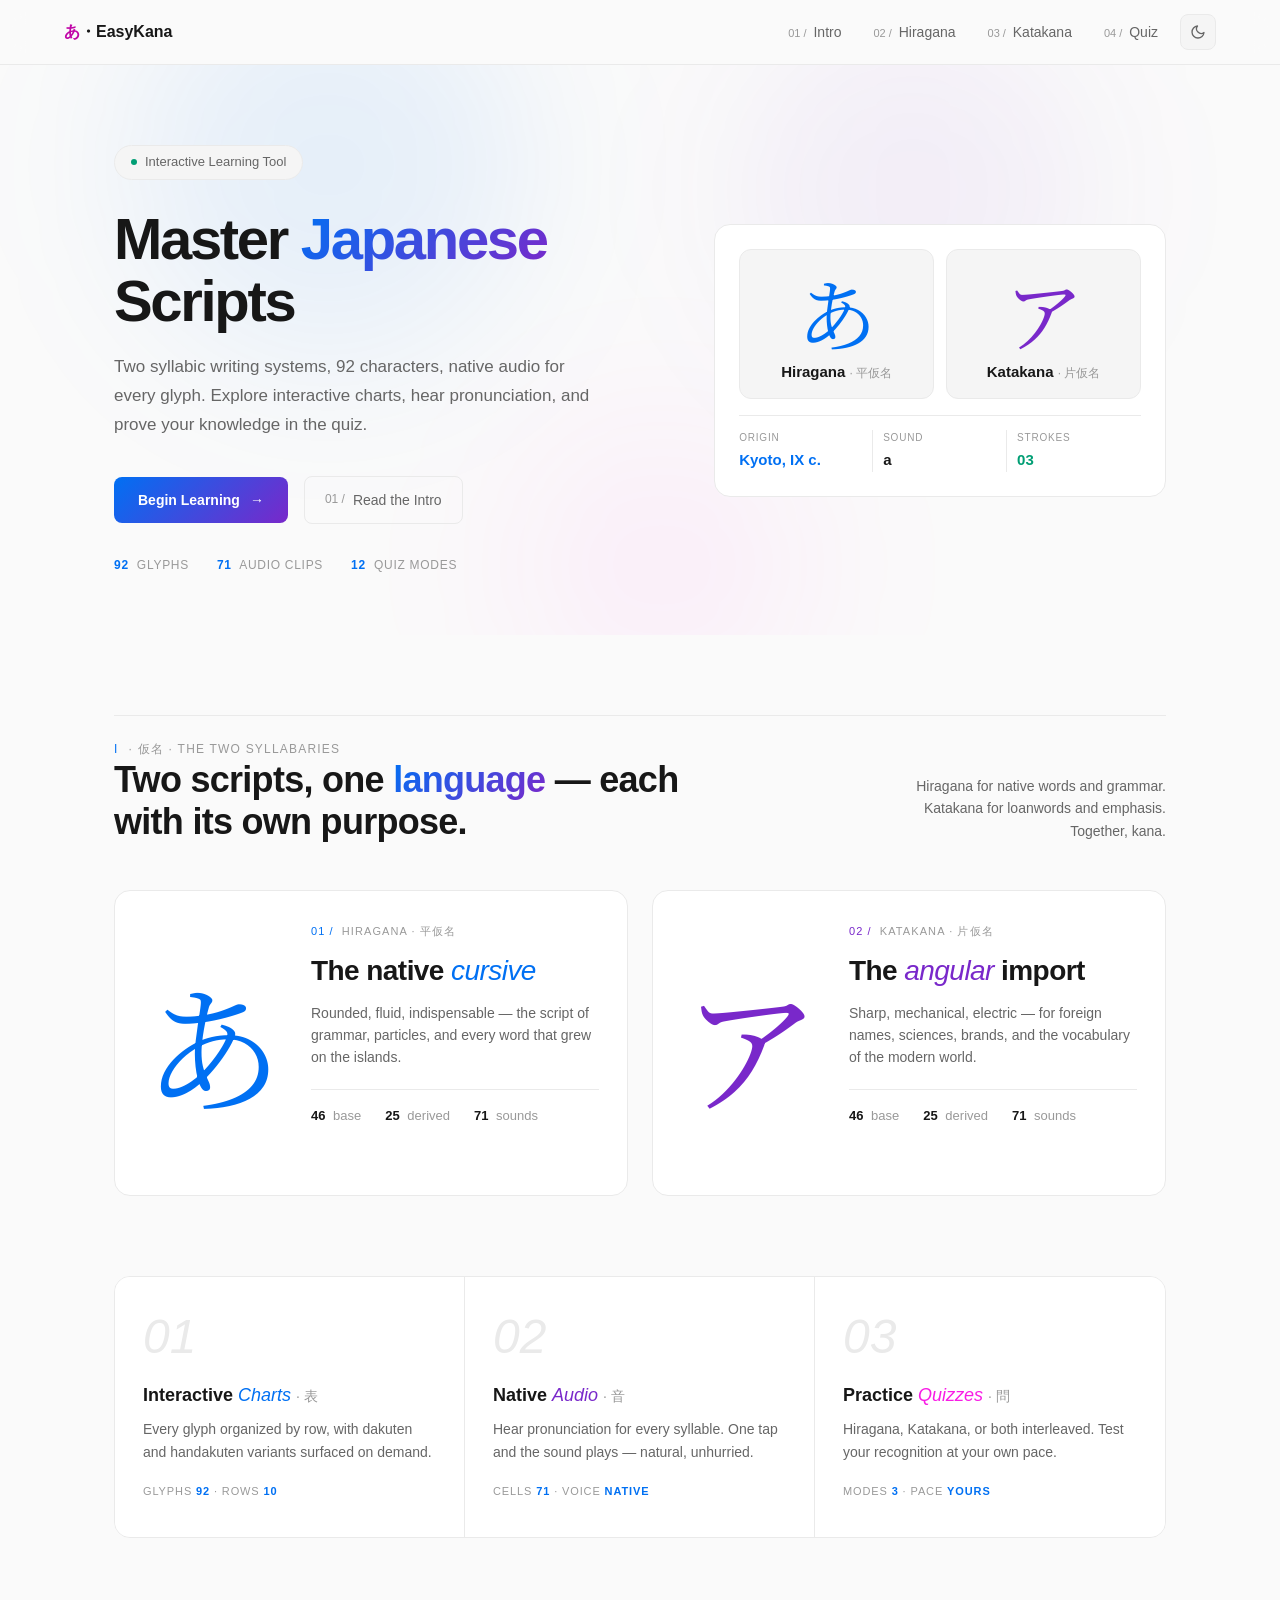
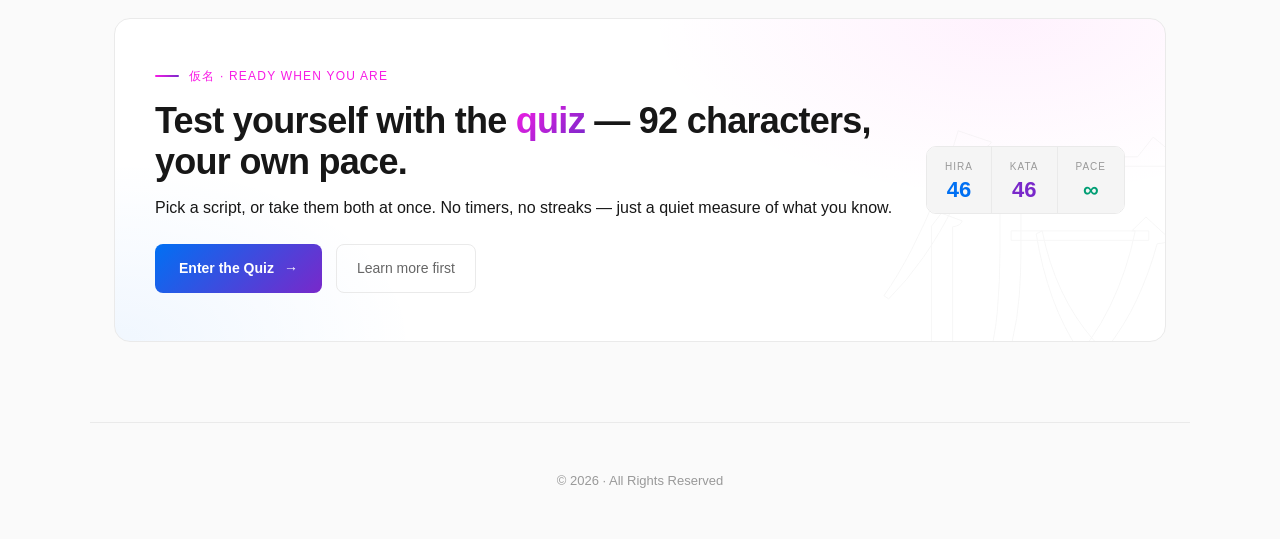
<file: index.html>
<!DOCTYPE html>
<html lang="en">
<head>
  <meta charset="UTF-8">
  <meta name="viewport" content="width=device-width, initial-scale=1.0">
  <title>Master Japanese — Hiragana & Katakana</title>
  <link rel="stylesheet" href="shared.css?v=6">
  <link rel="icon" href="favicon.svg">
  <style>
    /* ── Ticker Tape ── */
    .ticker {
      border-bottom: 1px solid var(--border);
      background: var(--bg-secondary);
      overflow: hidden;
      font-size: 12px;
      letter-spacing: 0.12em;
      color: var(--text-tertiary);
      text-transform: uppercase;
      user-select: none;
    }
    .ticker-track {
      display: flex;
      gap: 48px;
      padding: 8px 0;
      white-space: nowrap;
      animation: ticker-scroll 50s linear infinite;
      width: max-content;
    }
    .ticker-track span {
      display: inline-flex;
      align-items: center;
      gap: 10px;
    }
    .ticker-track .glyph {
      font-family: "Yu Mincho", "Hiragino Mincho Pro", "Noto Serif JP", serif;
      font-size: 14px;
      background: linear-gradient(135deg, var(--accent-blue), var(--accent-violet));
      -webkit-background-clip: text;
      -webkit-text-fill-color: transparent;
      background-clip: text;
      letter-spacing: 0;
    }
    .ticker-track .sep {
      color: var(--accent-pink);
    }
    @keyframes ticker-scroll {
      from { transform: translateX(0); }
      to { transform: translateX(-50%); }
    }

    /* ── Numbered Nav Override ── */
    .nav-links .num {
      color: var(--text-tertiary);
      font-size: 11px;
      margin-right: 3px;
      font-variant-numeric: tabular-nums;
    }

    /* ── Hero (asymmetric) ── */
    .hero {
      position: relative;
      z-index: 1;
      max-width: 1100px;
      margin: 0 auto;
      padding: 80px 24px 60px;
      display: grid;
      grid-template-columns: 1.1fr 0.9fr;
      gap: 48px;
      align-items: center;
    }

    .hero-left { position: relative; }

    .hero-badge {
      display: inline-flex;
      align-items: center;
      gap: 8px;
      padding: 6px 16px;
      border-radius: 999px;
      border: 1px solid var(--border);
      background: var(--bg-secondary);
      font-size: 13px;
      color: var(--text-secondary);
      margin-bottom: 28px;
      backdrop-filter: blur(8px);
    }

    .hero-badge .dot {
      width: 6px;
      height: 6px;
      border-radius: 50%;
      background: var(--accent-cyan);
      animation: pulse-dot 2s ease-in-out infinite;
    }

    .hero h1 {
      font-size: clamp(38px, 5vw, 58px);
      font-weight: 700;
      letter-spacing: -0.04em;
      line-height: 1.08;
      margin-bottom: 20px;
    }

    .hero h1 .gradient-text {
      background: linear-gradient(135deg, var(--accent-blue), var(--accent-violet), var(--accent-pink));
      background-size: 200% 200%;
      animation: gradient-shift 6s ease infinite;
      -webkit-background-clip: text;
      -webkit-text-fill-color: transparent;
      background-clip: text;
    }

    @keyframes gradient-shift {
      0%, 100% { background-position: 0% 50%; }
      50% { background-position: 100% 50%; }
    }

    .hero p {
      font-size: 17px;
      color: var(--text-secondary);
      max-width: 480px;
      line-height: 1.7;
      margin-bottom: 36px;
    }

    .hero-actions {
      display: flex;
      align-items: center;
      gap: 16px;
      flex-wrap: wrap;
    }

    .btn-primary {
      display: inline-flex;
      align-items: center;
      gap: 10px;
      padding: 12px 24px;
      background: linear-gradient(135deg, var(--accent-blue), var(--accent-violet));
      color: #fff;
      font-size: 14px;
      font-weight: 600;
      border-radius: 8px;
      text-decoration: none;
      transition: transform 0.2s ease, box-shadow 0.2s ease;
    }
    .btn-primary:hover {
      transform: translateY(-2px);
      box-shadow: 0 8px 24px rgba(0,112,243,0.3);
    }

    .btn-ghost {
      display: inline-flex;
      align-items: center;
      gap: 8px;
      padding: 12px 20px;
      border: 1px solid var(--border);
      background: transparent;
      color: var(--text-secondary);
      font-size: 14px;
      font-weight: 500;
      border-radius: 8px;
      text-decoration: none;
      transition: transform 0.2s ease, box-shadow 0.2s ease;
    }
    .btn-ghost:hover {
      border-color: var(--border-hover);
      color: var(--text-primary);
      background: var(--bg-card);
    }

    .hero-meta {
      display: flex;
      gap: 28px;
      margin-top: 32px;
      font-size: 12px;
      letter-spacing: 0.06em;
      color: var(--text-tertiary);
      text-transform: uppercase;
    }
    .hero-meta b {
      color: var(--accent-blue);
      font-weight: 600;
      margin-right: 4px;
    }

    /* ── Codex Card (hero right) ── */
    .codex {
      position: relative;
      background: var(--bg-card);
      border: 1px solid var(--border);
      border-radius: 16px;
      padding: 24px;
      overflow: hidden;
    }

    .codex .corner {
      position: absolute;
      width: 14px;
      height: 14px;
      pointer-events: none;
    }
    .codex .corner svg {
      width: 14px;
      height: 14px;
      stroke: var(--accent-violet);
      stroke-width: 1.5;
      fill: none;
      opacity: 0.5;
    }
    .codex .c-tl { top: 8px; left: 8px; }
    .codex .c-tr { top: 8px; right: 8px; }
    .codex .c-bl { bottom: 8px; left: 8px; }
    .codex .c-br { bottom: 8px; right: 8px; }

    .codex-head {
      display: flex;
      justify-content: space-between;
      align-items: center;
      padding-bottom: 14px;
      border-bottom: 1px solid var(--border);
      margin-bottom: 16px;
      font-size: 11px;
      letter-spacing: 0.08em;
      text-transform: uppercase;
      color: var(--text-tertiary);
    }
    .codex-head .status {
      display: flex;
      align-items: center;
      gap: 6px;
      color: var(--accent-cyan);
    }
    .codex-head .status .pip {
      width: 6px;
      height: 6px;
      border-radius: 50%;
      background: var(--accent-cyan);
      box-shadow: 0 0 6px var(--accent-cyan);
    }

    .codex-tiles {
      display: grid;
      grid-template-columns: 1fr 1fr;
      gap: 12px;
      margin-bottom: 16px;
    }

    .codex-tile {
      position: relative;
      border: 1px solid var(--border);
      border-radius: 12px;
      padding: 18px 16px 14px;
      text-decoration: none;
      color: inherit;
      display: flex;
      flex-direction: column;
      align-items: center;
      gap: 4px;
      transition: transform 0.2s ease, box-shadow 0.2s ease;
      background: var(--bg-secondary);
      overflow: hidden;
    }
    .codex-tile:hover {
      transform: translateY(-3px);
      box-shadow: 0 8px 24px rgba(0,0,0,0.1);
      border-color: var(--border-hover);
    }
    .codex-tile .tile-label {
      font-size: 10px;
      letter-spacing: 0.1em;
      text-transform: uppercase;
      color: var(--text-tertiary);
      align-self: flex-start;
    }
    .codex-tile .tile-char {
      font-family: "Yu Mincho", "Hiragino Mincho Pro", "Noto Serif JP", serif;
      font-size: 80px;
      line-height: 1;
      margin: 4px 0;
    }
    .codex-tile.hira .tile-char {
      color: var(--accent-blue);
    }
    .codex-tile.kata .tile-char {
      color: var(--accent-violet);
    }
    .codex-tile .tile-name {
      font-size: 15px;
      font-weight: 600;
      color: var(--text-primary);
    }
    .codex-tile .tile-arrow {
      position: absolute;
      top: 12px;
      right: 12px;
      width: 24px;
      height: 24px;
      border-radius: 6px;
      border: 1px solid var(--border);
      display: flex;
      align-items: center;
      justify-content: center;
      opacity: 0;
      transform: translate(-4px, 4px);
      transition: opacity 0.2s ease, transform 0.2s ease;
    }
    .codex-tile:hover .tile-arrow {
      opacity: 1;
      transform: translate(0, 0);
    }
    .tile-arrow svg {
      width: 12px;
      height: 12px;
      stroke: var(--text-secondary);
      fill: none;
      stroke-width: 2;
      stroke-linecap: round;
      stroke-linejoin: round;
    }

    .codex-foot {
      display: grid;
      grid-template-columns: repeat(3, 1fr);
      border-top: 1px solid var(--border);
      padding-top: 14px;
    }
    .codex-foot .cell {
      padding: 0 10px;
      border-right: 1px solid var(--border);
    }
    .codex-foot .cell:first-child { padding-left: 0; }
    .codex-foot .cell:last-child { border-right: none; padding-right: 0; }
    .codex-foot .k {
      font-size: 10px;
      letter-spacing: 0.08em;
      text-transform: uppercase;
      color: var(--text-tertiary);
    }
    .codex-foot .v {
      font-size: 15px;
      font-weight: 600;
      color: var(--text-primary);
      margin-top: 2px;
    }
    .codex-foot .v.accent { color: var(--accent-blue); }
    .codex-foot .v.cyan { color: var(--accent-cyan); font-variant-numeric: tabular-nums; }

    /* ── Specimen Strip ── */
    .specimen {
      border-top: 1px solid var(--border);
      border-bottom: 1px solid var(--border);
      background: var(--bg-secondary);
      padding: 20px 0;
      overflow: hidden;
      user-select: none;
    }
    .spec-track {
      display: flex;
      gap: 32px;
      width: max-content;
      animation: spec-scroll 60s linear infinite;
      align-items: center;
    }
    .spec-item {
      display: inline-flex;
      align-items: center;
      gap: 10px;
      padding-right: 32px;
      border-right: 1px solid var(--border);
    }
    .spec-item .ch {
      font-family: "Yu Mincho", "Hiragino Mincho Pro", "Noto Serif JP", serif;
      font-size: 28px;
      font-weight: 400;
      line-height: 1;
    }
    .spec-item.hira .ch { color: var(--accent-blue); }
    .spec-item.kata .ch { color: var(--accent-violet); }
    .spec-item .rom {
      font-size: 11px;
      letter-spacing: 0.1em;
      text-transform: uppercase;
      color: var(--text-tertiary);
    }
    @keyframes spec-scroll {
      from { transform: translateX(0); }
      to { transform: translateX(-50%); }
    }

    /* ── Script Cards Section ── */
    .scripts-section {
      max-width: 1100px;
      margin: 0 auto;
      padding: 80px 24px;
    }

    .sec-head {
      display: flex;
      align-items: flex-end;
      justify-content: space-between;
      gap: 24px;
      margin-bottom: 48px;
      padding-top: 24px;
      border-top: 1px solid var(--border);
    }
    .sec-head .idx {
      font-size: 12px;
      letter-spacing: 0.1em;
      text-transform: uppercase;
      color: var(--text-tertiary);
      display: flex;
      align-items: center;
      gap: 10px;
    }
    .sec-head .idx .accent { color: var(--accent-blue); }
    .sec-head h2 {
      font-size: clamp(24px, 3.5vw, 36px);
      font-weight: 600;
      letter-spacing: -0.02em;
      line-height: 1.15;
      max-width: 600px;
    }
    .sec-head h2 .em {
      background: linear-gradient(135deg, var(--accent-blue), var(--accent-violet));
      -webkit-background-clip: text;
      -webkit-text-fill-color: transparent;
      background-clip: text;
    }
    .sec-head .aside {
      max-width: 280px;
      font-size: 14px;
      line-height: 1.6;
      color: var(--text-secondary);
      text-align: right;
    }

    .scripts-grid {
      display: grid;
      grid-template-columns: 1fr 1fr;
      gap: 24px;
    }

    .script-card {
      position: relative;
      background: var(--bg-card);
      border: 1px solid var(--border);
      border-radius: 16px;
      padding: 0;
      cursor: pointer;
      transition: transform 0.3s ease, box-shadow 0.3s ease;
      overflow: hidden;
      text-decoration: none;
      touch-action: manipulation;
      display: grid;
      grid-template-columns: auto 1fr;
      align-items: center;
    }

    .script-card .card-glyph {
      font-family: "Yu Mincho", "Hiragino Mincho Pro", "Noto Serif JP", serif;
      font-size: 140px;
      line-height: 1;
      padding: 24px 28px;
      text-align: center;
      transition: transform 0.3s cubic-bezier(0.34, 1.56, 0.64, 1);
    }
    .script-card:hover .card-glyph {
      transform: scale(1.06);
    }
    .hiragana-card .card-glyph { color: var(--accent-blue); }
    .katakana-card .card-glyph { color: var(--accent-violet); }

    .script-card .card-body {
      padding: 32px 28px 32px 0;
    }
    .script-card .card-tag {
      font-size: 11px;
      letter-spacing: 0.1em;
      text-transform: uppercase;
      color: var(--text-tertiary);
      margin-bottom: 8px;
      display: flex;
      align-items: center;
      gap: 8px;
    }
    .hiragana-card .card-tag .tag-accent { color: var(--accent-blue); }
    .katakana-card .card-tag .tag-accent { color: var(--accent-violet); }

    .script-card h3 {
      font-size: 28px;
      font-weight: 600;
      letter-spacing: -0.02em;
      color: var(--text-primary);
      margin-bottom: 8px;
    }
    .script-card h3 .em {
      font-weight: 400;
      font-style: italic;
    }
    .hiragana-card h3 .em { color: var(--accent-blue); }
    .katakana-card h3 .em { color: var(--accent-violet); }

    .script-card .card-desc {
      font-size: 14px;
      color: var(--text-secondary);
      line-height: 1.6;
      margin-bottom: 20px;
    }

    .script-card .card-stats {
      display: flex;
      gap: 24px;
      padding-top: 16px;
      border-top: 1px solid var(--border);
      font-size: 13px;
      color: var(--text-tertiary);
    }
    .script-card .card-stats b {
      color: var(--text-primary);
      font-weight: 600;
      margin-right: 4px;
    }

    .script-card .card-enter {
      display: flex;
      align-items: center;
      gap: 6px;
      font-size: 13px;
      font-weight: 600;
      margin-top: 16px;
      opacity: 0;
      transform: translateX(-6px);
      transition: opacity 0.2s ease, transform 0.2s ease;
    }
    .hiragana-card .card-enter { color: var(--accent-blue); }
    .katakana-card .card-enter { color: var(--accent-violet); }
    .script-card:hover .card-enter {
      opacity: 1;
      transform: translateX(0);
    }
    .card-enter svg {
      width: 14px;
      height: 14px;
      stroke: currentColor;
      fill: none;
      stroke-width: 2;
      stroke-linecap: round;
      stroke-linejoin: round;
    }

    /* corner brackets on script cards */
    .script-card .corner {
      position: absolute;
      width: 12px;
      height: 12px;
      pointer-events: none;
      opacity: 0;
      transition: opacity 0.3s ease;
    }
    .script-card:hover .corner { opacity: 1; }
    .script-card .corner svg {
      width: 12px;
      height: 12px;
      fill: none;
      stroke-width: 1.5;
    }
    .hiragana-card .corner svg { stroke: var(--accent-blue); }
    .katakana-card .corner svg { stroke: var(--accent-violet); }
    .script-card .c-tl { top: 10px; left: 10px; }
    .script-card .c-tr { top: 10px; right: 10px; }
    .script-card .c-bl { bottom: 10px; left: 10px; }
    .script-card .c-br { bottom: 10px; right: 10px; }

    .script-card:hover {
      border-color: var(--border-hover);
      background: var(--bg-card-hover);
      transform: translateY(-4px);
      box-shadow: 0 12px 40px rgba(0,0,0,0.12);
    }

    /* ── Features Section ── */
    .features {
      max-width: 1100px;
      margin: 0 auto;
      padding: 0 24px 80px;
    }

    .features-grid {
      display: grid;
      grid-template-columns: repeat(3, 1fr);
      gap: 0;
      border: 1px solid var(--border);
      border-radius: 16px;
      overflow: hidden;
    }

    .feature-card {
      background: var(--bg-card);
      padding: 36px 28px;
      text-decoration: none;
      color: inherit;
      display: block;
      touch-action: manipulation;
      border-right: 1px solid var(--border);
      position: relative;
      transition: background 0.2s ease;
    }
    .feature-card:last-child { border-right: none; }
    .feature-card:hover {
      background: var(--bg-card-hover);
    }

    .feature-num {
      font-size: 48px;
      font-weight: 200;
      line-height: 1;
      color: var(--border);
      margin-bottom: 20px;
      font-style: italic;
    }

    .feature-card h3 {
      font-size: 18px;
      font-weight: 600;
      color: var(--text-primary);
      margin-bottom: 8px;
    }
    .feature-card h3 .em {
      font-weight: 400;
      font-style: italic;
    }
    .feature-card:nth-child(1) h3 .em { color: var(--accent-blue); }
    .feature-card:nth-child(2) h3 .em { color: var(--accent-violet); }
    .feature-card:nth-child(3) h3 .em { color: var(--accent-pink); }

    .feature-card p {
      font-size: 14px;
      color: var(--text-secondary);
      line-height: 1.6;
      margin-bottom: 20px;
    }

    .feature-micro {
      font-size: 11px;
      letter-spacing: 0.08em;
      text-transform: uppercase;
      color: var(--text-tertiary);
    }
    .feature-micro b { color: var(--accent-blue); font-weight: 600; }

    /* ── Quiz CTA Section ── */
    .quiz-cta {
      max-width: 1100px;
      margin: 0 auto;
      padding: 0 24px 80px;
    }
    .quiz-card {
      position: relative;
      border: 1px solid var(--border);
      border-radius: 16px;
      overflow: hidden;
      padding: 48px 40px;
      display: grid;
      grid-template-columns: 1fr auto;
      gap: 32px;
      align-items: center;
      background:
        radial-gradient(600px 300px at 85% 0%, rgba(248,28,229,0.06), transparent 60%),
        radial-gradient(500px 300px at 0% 100%, rgba(0,112,243,0.06), transparent 60%),
        var(--bg-card);
    }
    .quiz-card .corner {
      position: absolute;
      width: 16px;
      height: 16px;
      pointer-events: none;
    }
    .quiz-card .corner svg {
      width: 16px;
      height: 16px;
      stroke: var(--accent-pink);
      stroke-width: 1.5;
      fill: none;
      opacity: 0.4;
    }
    .quiz-card .c-tl { top: 10px; left: 10px; }
    .quiz-card .c-tr { top: 10px; right: 10px; }
    .quiz-card .c-bl { bottom: 10px; left: 10px; }
    .quiz-card .c-br { bottom: 10px; right: 10px; }

    .quiz-card .ghost-glyph {
      position: absolute;
      right: -30px;
      bottom: -80px;
      font-family: "Yu Mincho", "Hiragino Mincho Pro", "Noto Serif JP", serif;
      font-size: 320px;
      line-height: 1;
      color: transparent;
      -webkit-text-stroke: 1px var(--border);
      pointer-events: none;
      opacity: 0.4;
    }

    .quiz-tag {
      font-size: 12px;
      letter-spacing: 0.1em;
      text-transform: uppercase;
      color: var(--accent-pink);
      margin-bottom: 14px;
      display: flex;
      align-items: center;
      gap: 10px;
    }
    .quiz-tag .bar {
      width: 24px;
      height: 2px;
      background: linear-gradient(90deg, var(--accent-pink), var(--accent-violet));
      border-radius: 1px;
    }

    .quiz-card h2 {
      font-size: clamp(24px, 3vw, 36px);
      font-weight: 600;
      letter-spacing: -0.02em;
      line-height: 1.15;
      margin-bottom: 12px;
    }
    .quiz-card h2 .gradient-text {
      background: linear-gradient(135deg, var(--accent-pink), var(--accent-violet));
      -webkit-background-clip: text;
      -webkit-text-fill-color: transparent;
      background-clip: text;
    }
    .quiz-card > div:first-child p {
      font-size: 15px;
      color: var(--text-secondary);
      line-height: 1.6;
      max-width: 460px;
    }
    .quiz-card .quiz-actions {
      margin-top: 24px;
      display: flex;
      gap: 14px;
      flex-wrap: wrap;
    }

    .quiz-card .right {
      display: flex;
      flex-direction: column;
      align-items: flex-end;
      gap: 16px;
      position: relative;
      z-index: 1;
    }
    .stat-pile {
      display: grid;
      grid-template-columns: repeat(3, auto);
      border: 1px solid var(--border);
      border-radius: 10px;
      overflow: hidden;
    }
    .stat-pile .c {
      padding: 12px 18px;
      border-right: 1px solid var(--border);
      text-align: center;
      background: var(--bg-secondary);
    }
    .stat-pile .c:last-child { border-right: none; }
    .stat-pile .k {
      font-size: 10px;
      letter-spacing: 0.1em;
      text-transform: uppercase;
      color: var(--text-tertiary);
    }
    .stat-pile .sv {
      font-size: 22px;
      font-weight: 700;
      line-height: 1;
      margin-top: 4px;
      color: var(--text-primary);
    }
    .stat-pile .sv.blue { color: var(--accent-blue); }
    .stat-pile .sv.violet { color: var(--accent-violet); }
    .stat-pile .sv.cyan { color: var(--accent-cyan); }

    footer { max-width: 1100px; }

    /* ── Responsive ── */
    @media (max-width: 900px) {
      .hero {
        grid-template-columns: 1fr;
        padding: 60px 20px 40px;
        gap: 32px;
      }
      .codex { max-width: 480px; }
      .sec-head {
        flex-direction: column;
        align-items: flex-start;
        gap: 12px;
      }
      .sec-head .aside { text-align: left; max-width: 100%; }
      .scripts-grid { grid-template-columns: 1fr; }
      .script-card {
        grid-template-columns: 1fr;
        text-align: center;
      }
      .script-card .card-glyph {
        font-size: 100px;
        padding: 24px;
      }
      .script-card .card-body { padding: 0 24px 24px; }
      .script-card .card-tag { justify-content: center; }
      .script-card .card-stats { justify-content: center; }
      .script-card .card-enter { justify-content: center; opacity: 1; transform: none; }
      .script-card .corner { opacity: 1; }
    }

    @media (max-width: 768px) {
      .hero { padding: 40px 20px 30px; }
      .hero h1 { font-size: 32px; }
      .hero-meta { flex-wrap: wrap; gap: 16px; }
      .codex-foot { grid-template-columns: 1fr 1fr; }
      .codex-foot .cell { padding: 6px 8px; }
      .codex-foot .cell:nth-child(2) { border-right: none; }
      .codex-foot .cell:nth-child(1),
      .codex-foot .cell:nth-child(2) { border-bottom: 1px solid var(--border); }
      .features-grid { grid-template-columns: 1fr; }
      .feature-card { border-right: none; border-bottom: 1px solid var(--border); }
      .feature-card:last-child { border-bottom: none; }
      .quiz-card {
        grid-template-columns: 1fr;
        padding: 32px 24px;
      }
      .quiz-card .right { align-items: flex-start; }
      .quiz-card .ghost-glyph { font-size: 200px; right: -40px; bottom: -50px; }
    }
  </style>
</head>
<body>

  <!-- Ticker Tape -->
  <div class="ticker" aria-hidden="true" style="display:none">
    <div class="ticker-track">
      <span><span class="glyph">あ</span> EasyKana <span class="sep">·</span> Codex</span>
      <span><span class="glyph">ア</span> 46 + 46 Syllabaries</span>
      <span>Audio <span class="sep">·</span> 71 Sounds</span>
      <span>Dakuten <span class="sep">·</span> Handakuten</span>
      <span>Native Pronunciation</span>
      <span><span class="glyph">か</span> Interactive Charts</span>
      <span>Practice Quizzes</span>
      <span><span class="glyph">カ</span> Learn at Your Pace</span>
      <!-- duplicate for seamless loop -->
      <span><span class="glyph">あ</span> EasyKana <span class="sep">·</span> Codex</span>
      <span><span class="glyph">ア</span> 46 + 46 Syllabaries</span>
      <span>Audio <span class="sep">·</span> 71 Sounds</span>
      <span>Dakuten <span class="sep">·</span> Handakuten</span>
      <span>Native Pronunciation</span>
      <span><span class="glyph">か</span> Interactive Charts</span>
      <span>Practice Quizzes</span>
      <span><span class="glyph">カ</span> Learn at Your Pace</span>
    </div>
  </div>

  <nav>
    <div class="nav-inner">
      <a href="index.html" class="logo">
        <span><span style="color:#c005a7">あ</span>・EasyKana</span>
      </a>
      <div class="nav-right">
        <ul class="nav-links">
          <li><a href="intro.html"><span class="num">01 /</span> Intro</a></li>
          <li><a href="hiragana.html"><span class="num">02 /</span> Hiragana</a></li>
          <li><a href="katakana.html"><span class="num">03 /</span> Katakana</a></li>
          <li><a href="quiz.html"><span class="num">04 /</span> Quiz</a></li>
        </ul>
        <button class="hamburger" id="hamburger" aria-label="Toggle menu">
          <svg class="icon-menu" viewBox="0 0 24 24"><line x1="3" y1="6" x2="21" y2="6"/><line x1="3" y1="12" x2="21" y2="12"/><line x1="3" y1="18" x2="21" y2="18"/></svg>
          <svg class="icon-close" viewBox="0 0 24 24"><line x1="18" y1="6" x2="6" y2="18"/><line x1="6" y1="6" x2="18" y2="18"/></svg>
        </button>
        <button class="theme-toggle" id="themeToggle" title="Toggle light/dark mode" aria-label="Toggle theme">
          <svg class="icon-moon" width="16" height="16" viewBox="0 0 24 24" fill="none" stroke="currentColor" stroke-width="2" stroke-linecap="round" stroke-linejoin="round"><path d="M21 12.79A9 9 0 1 1 11.21 3 7 7 0 0 0 21 12.79z"/></svg>
          <svg class="icon-sun" width="16" height="16" viewBox="0 0 24 24" fill="none" stroke="currentColor" stroke-width="2" stroke-linecap="round" stroke-linejoin="round"><circle cx="12" cy="12" r="5"/><line x1="12" y1="1" x2="12" y2="3"/><line x1="12" y1="21" x2="12" y2="23"/><line x1="4.22" y1="4.22" x2="5.64" y2="5.64"/><line x1="18.36" y1="18.36" x2="19.78" y2="19.78"/><line x1="1" y1="12" x2="3" y2="12"/><line x1="21" y1="12" x2="23" y2="12"/><line x1="4.22" y1="19.78" x2="5.64" y2="18.36"/><line x1="18.36" y1="5.64" x2="19.78" y2="4.22"/></svg>
        </button>
      </div>
    </div>
  </nav>
  <div class="mobile-menu" id="mobileMenu">
    <a href="intro.html">Intro</a>
    <a href="hiragana.html">Hiragana</a>
    <a href="katakana.html">Katakana</a>
    <a href="quiz.html">Quiz</a>
  </div>
  <script>
    document.getElementById('hamburger').addEventListener('click', function() {
      this.classList.toggle('active');
      document.getElementById('mobileMenu').classList.toggle('active');
    });
    document.getElementById('hamburger').addEventListener('touchend', function(e) {
      e.preventDefault();
      this.classList.toggle('active');
      document.getElementById('mobileMenu').classList.toggle('active');
    });
  </script>

  <div class="hero-wrap">
    <div class="hero-bg">
      <div class="orb orb-1"></div>
      <div class="orb orb-2"></div>
      <div class="orb orb-3"></div>
    </div>
    <section class="hero">
      <div class="hero-left">
        <div class="hero-badge">
          <span class="dot"></span>
          Interactive Learning Tool
        </div>
        <h1>Master <span class="gradient-text">Japanese</span> Scripts</h1>
        <p>Two syllabic writing systems, 92 characters, native audio for every glyph. Explore interactive charts, hear pronunciation, and prove your knowledge in the quiz.</p>
        <div class="hero-actions">
          <a class="btn-primary" href="hiragana.html">
            Begin Learning <span>→</span>
          </a>
          <a class="btn-ghost" href="intro.html"><span style="color:var(--text-tertiary); font-size:12px;">01 /</span> Read the Intro</a>
        </div>
        <div class="hero-meta">
          <span><b>92</b> Glyphs</span>
          <span><b>71</b> Audio Clips</span>
          <span><b>12</b> Quiz Modes</span>
        </div>
      </div>

      <!-- Codex Card -->
      <aside class="codex">
        <div class="codex-tiles">
          <a href="hiragana.html" class="codex-tile hira">
            <span class="tile-arrow"><svg viewBox="0 0 24 24"><line x1="7" y1="17" x2="17" y2="7"/><polyline points="7 7 17 7 17 17"/></svg></span>
            <span class="tile-char">あ</span>
            <span class="tile-name">Hiragana <span style="color:var(--text-tertiary); font-size:12px; font-weight:400;">· 平仮名</span></span>
          </a>
          <a href="katakana.html" class="codex-tile kata">
            <span class="tile-arrow"><svg viewBox="0 0 24 24"><line x1="7" y1="17" x2="17" y2="7"/><polyline points="7 7 17 7 17 17"/></svg></span>
            <span class="tile-char">ア</span>
            <span class="tile-name">Katakana <span style="color:var(--text-tertiary); font-size:12px; font-weight:400;">· 片仮名</span></span>
          </a>
        </div>

        <div class="codex-foot">
          <div class="cell"><div class="k">Origin</div><div class="v accent">Kyoto, IX c.</div></div>
          <div class="cell"><div class="k">Sound</div><div class="v">a</div></div>
          <div class="cell"><div class="k">Strokes</div><div class="v cyan">03</div></div>
        </div>
      </aside>
    </section>
  </div>

  <!-- Specimen Strip -->
  <div class="specimen" aria-hidden="true" style="display:none">
    <div class="spec-track">
      <span class="spec-item hira"><span class="ch">あ</span><span class="rom">a</span></span>
      <span class="spec-item hira"><span class="ch">か</span><span class="rom">ka</span></span>
      <span class="spec-item hira"><span class="ch">さ</span><span class="rom">sa</span></span>
      <span class="spec-item hira"><span class="ch">た</span><span class="rom">ta</span></span>
      <span class="spec-item hira"><span class="ch">な</span><span class="rom">na</span></span>
      <span class="spec-item hira"><span class="ch">は</span><span class="rom">ha</span></span>
      <span class="spec-item hira"><span class="ch">ま</span><span class="rom">ma</span></span>
      <span class="spec-item hira"><span class="ch">や</span><span class="rom">ya</span></span>
      <span class="spec-item hira"><span class="ch">ら</span><span class="rom">ra</span></span>
      <span class="spec-item hira"><span class="ch">わ</span><span class="rom">wa</span></span>
      <span class="spec-item kata"><span class="ch">ア</span><span class="rom">a</span></span>
      <span class="spec-item kata"><span class="ch">カ</span><span class="rom">ka</span></span>
      <span class="spec-item kata"><span class="ch">サ</span><span class="rom">sa</span></span>
      <span class="spec-item kata"><span class="ch">タ</span><span class="rom">ta</span></span>
      <span class="spec-item kata"><span class="ch">ナ</span><span class="rom">na</span></span>
      <span class="spec-item kata"><span class="ch">ハ</span><span class="rom">ha</span></span>
      <span class="spec-item kata"><span class="ch">マ</span><span class="rom">ma</span></span>
      <span class="spec-item kata"><span class="ch">ヤ</span><span class="rom">ya</span></span>
      <span class="spec-item kata"><span class="ch">ラ</span><span class="rom">ra</span></span>
      <span class="spec-item kata"><span class="ch">ワ</span><span class="rom">wa</span></span>
      <!-- duplicate for seamless loop -->
      <span class="spec-item hira"><span class="ch">あ</span><span class="rom">a</span></span>
      <span class="spec-item hira"><span class="ch">か</span><span class="rom">ka</span></span>
      <span class="spec-item hira"><span class="ch">さ</span><span class="rom">sa</span></span>
      <span class="spec-item hira"><span class="ch">た</span><span class="rom">ta</span></span>
      <span class="spec-item hira"><span class="ch">な</span><span class="rom">na</span></span>
      <span class="spec-item hira"><span class="ch">は</span><span class="rom">ha</span></span>
      <span class="spec-item hira"><span class="ch">ま</span><span class="rom">ma</span></span>
      <span class="spec-item hira"><span class="ch">や</span><span class="rom">ya</span></span>
      <span class="spec-item hira"><span class="ch">ら</span><span class="rom">ra</span></span>
      <span class="spec-item hira"><span class="ch">わ</span><span class="rom">wa</span></span>
      <span class="spec-item kata"><span class="ch">ア</span><span class="rom">a</span></span>
      <span class="spec-item kata"><span class="ch">カ</span><span class="rom">ka</span></span>
      <span class="spec-item kata"><span class="ch">サ</span><span class="rom">sa</span></span>
      <span class="spec-item kata"><span class="ch">タ</span><span class="rom">ta</span></span>
      <span class="spec-item kata"><span class="ch">ナ</span><span class="rom">na</span></span>
      <span class="spec-item kata"><span class="ch">ハ</span><span class="rom">ha</span></span>
      <span class="spec-item kata"><span class="ch">マ</span><span class="rom">ma</span></span>
      <span class="spec-item kata"><span class="ch">ヤ</span><span class="rom">ya</span></span>
      <span class="spec-item kata"><span class="ch">ラ</span><span class="rom">ra</span></span>
      <span class="spec-item kata"><span class="ch">ワ</span><span class="rom">wa</span></span>
    </div>
  </div>

  <!-- Script Cards Section -->
  <section class="scripts-section">
    <div class="sec-head">
      <div>
        <div class="idx"><span class="accent">I</span> · 仮名 · The Two Syllabaries</div>
        <h2>Two scripts, one <span class="em">language</span> — each with its own purpose.</h2>
      </div>
      <div class="aside">Hiragana for native words and grammar. Katakana for loanwords and emphasis. Together, kana.</div>
    </div>

    <div class="scripts-grid">
      <a href="hiragana.html" class="script-card hiragana-card">
        <div class="card-glyph">あ</div>
        <div class="card-body">
          <div class="card-tag"><span class="tag-accent">01 /</span> Hiragana · 平仮名</div>
          <h3>The native <span class="em">cursive</span></h3>
          <p class="card-desc">Rounded, fluid, indispensable — the script of grammar, particles, and every word that grew on the islands.</p>
          <div class="card-stats">
            <span><b>46</b> base</span>
            <span><b>25</b> derived</span>
            <span><b>71</b> sounds</span>
          </div>
          <div class="card-enter">Open chart <svg viewBox="0 0 24 24"><line x1="5" y1="12" x2="19" y2="12"/><polyline points="12 5 19 12 12 19"/></svg></div>
        </div>
      </a>

      <a href="katakana.html" class="script-card katakana-card">
        <div class="card-glyph">ア</div>
        <div class="card-body">
          <div class="card-tag"><span class="tag-accent">02 /</span> Katakana · 片仮名</div>
          <h3>The <span class="em">angular</span> import</h3>
          <p class="card-desc">Sharp, mechanical, electric — for foreign names, sciences, brands, and the vocabulary of the modern world.</p>
          <div class="card-stats">
            <span><b>46</b> base</span>
            <span><b>25</b> derived</span>
            <span><b>71</b> sounds</span>
          </div>
          <div class="card-enter">Open chart <svg viewBox="0 0 24 24"><line x1="5" y1="12" x2="19" y2="12"/><polyline points="12 5 19 12 12 19"/></svg></div>
        </div>
      </a>
    </div>
  </section>

  <!-- Features (Method) -->
  <section class="features">
    <div class="features-grid">
      <div class="feature-card">
        <div class="feature-num">01</div>
        <h3>Interactive <span class="em">Charts</span> <span style="color:var(--text-tertiary); font-size:14px; font-weight:400;">· 表</span></h3>
        <p>Every glyph organized by row, with dakuten and handakuten variants surfaced on demand.</p>
        <div class="feature-micro">Glyphs <b>92</b> · Rows <b>10</b></div>
      </div>
      <div class="feature-card">
        <div class="feature-num">02</div>
        <h3>Native <span class="em">Audio</span> <span style="color:var(--text-tertiary); font-size:14px; font-weight:400;">· 音</span></h3>
        <p>Hear pronunciation for every syllable. One tap and the sound plays — natural, unhurried.</p>
        <div class="feature-micro">Cells <b>71</b> · Voice <b>Native</b></div>
      </div>
      <div class="feature-card">
        <div class="feature-num">03</div>
        <h3>Practice <span class="em">Quizzes</span> <span style="color:var(--text-tertiary); font-size:14px; font-weight:400;">· 問</span></h3>
        <p>Hiragana, Katakana, or both interleaved. Test your recognition at your own pace.</p>
        <div class="feature-micro">Modes <b>3</b> · Pace <b>Yours</b></div>
      </div>
    </div>
  </section>

  <!-- Quiz CTA -->
  <section class="quiz-cta">
    <div class="quiz-card">
      <span class="ghost-glyph">仮</span>

      <div>
        <div class="quiz-tag"><span class="bar"></span> 仮名 · Ready When You Are</div>
        <h2>Test yourself with the <span class="gradient-text">quiz</span> — 92 characters, your own pace.</h2>
        <p>Pick a script, or take them both at once. No timers, no streaks — just a quiet measure of what you know.</p>
        <div class="quiz-actions">
          <a class="btn-primary" href="quiz.html">Enter the Quiz <span>→</span></a>
          <a class="btn-ghost" href="intro.html">Learn more first</a>
        </div>
      </div>

      <div class="right">
        <div class="stat-pile">
          <div class="c"><div class="k">Hira</div><div class="sv blue">46</div></div>
          <div class="c"><div class="k">Kata</div><div class="sv violet">46</div></div>
          <div class="c"><div class="k">Pace</div><div class="sv cyan">∞</div></div>
        </div>
      </div>
    </div>
  </section>

  <footer style="justify-content: center;">
    <span>© 2026 · All Rights Reserved</span>
  </footer>

  <script>
    const themeToggle = document.getElementById('themeToggle');
    const html = document.documentElement;
    const saved = localStorage.getItem('theme');
    if (saved === 'dark' || (!saved && window.matchMedia('(prefers-color-scheme: dark)').matches)) html.setAttribute('data-theme', 'dark');

    themeToggle.addEventListener('click', () => {
      const isDark = html.getAttribute('data-theme') === 'dark';
      if (isDark) {
        html.removeAttribute('data-theme');
        localStorage.setItem('theme', 'light');
      } else {
        html.setAttribute('data-theme', 'dark');
        localStorage.setItem('theme', 'dark');
      }
    });

    document.querySelectorAll('a.script-card, a.feature-card, a.codex-tile').forEach(link => {
      let startY = 0;
      link.addEventListener('touchstart', e => { startY = e.touches[0].clientY; }, { passive: true });
      link.addEventListener('touchend', e => {
        e.preventDefault();
        if (Math.abs(e.changedTouches[0].clientY - startY) < 10) {
          window.location.href = link.href;
        }
      });
    });
  </script>

</body>
</html>
</file>
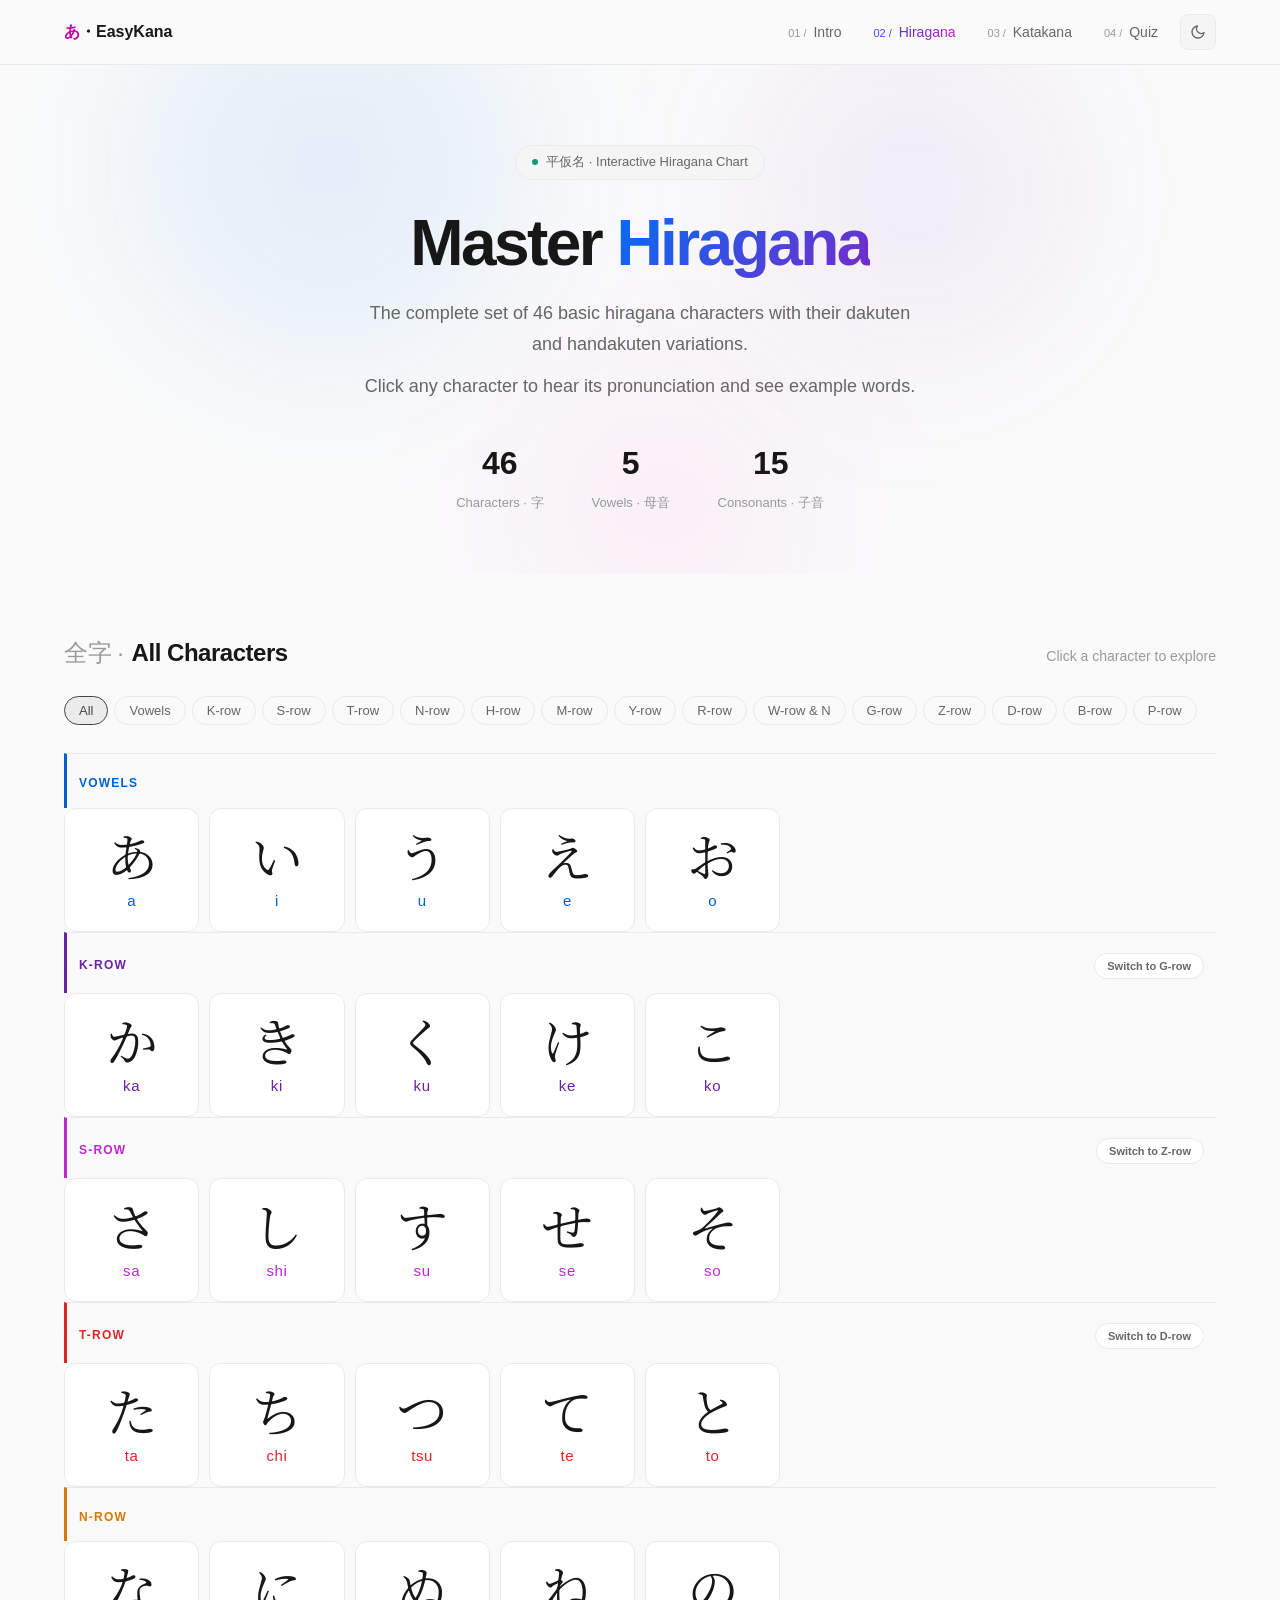
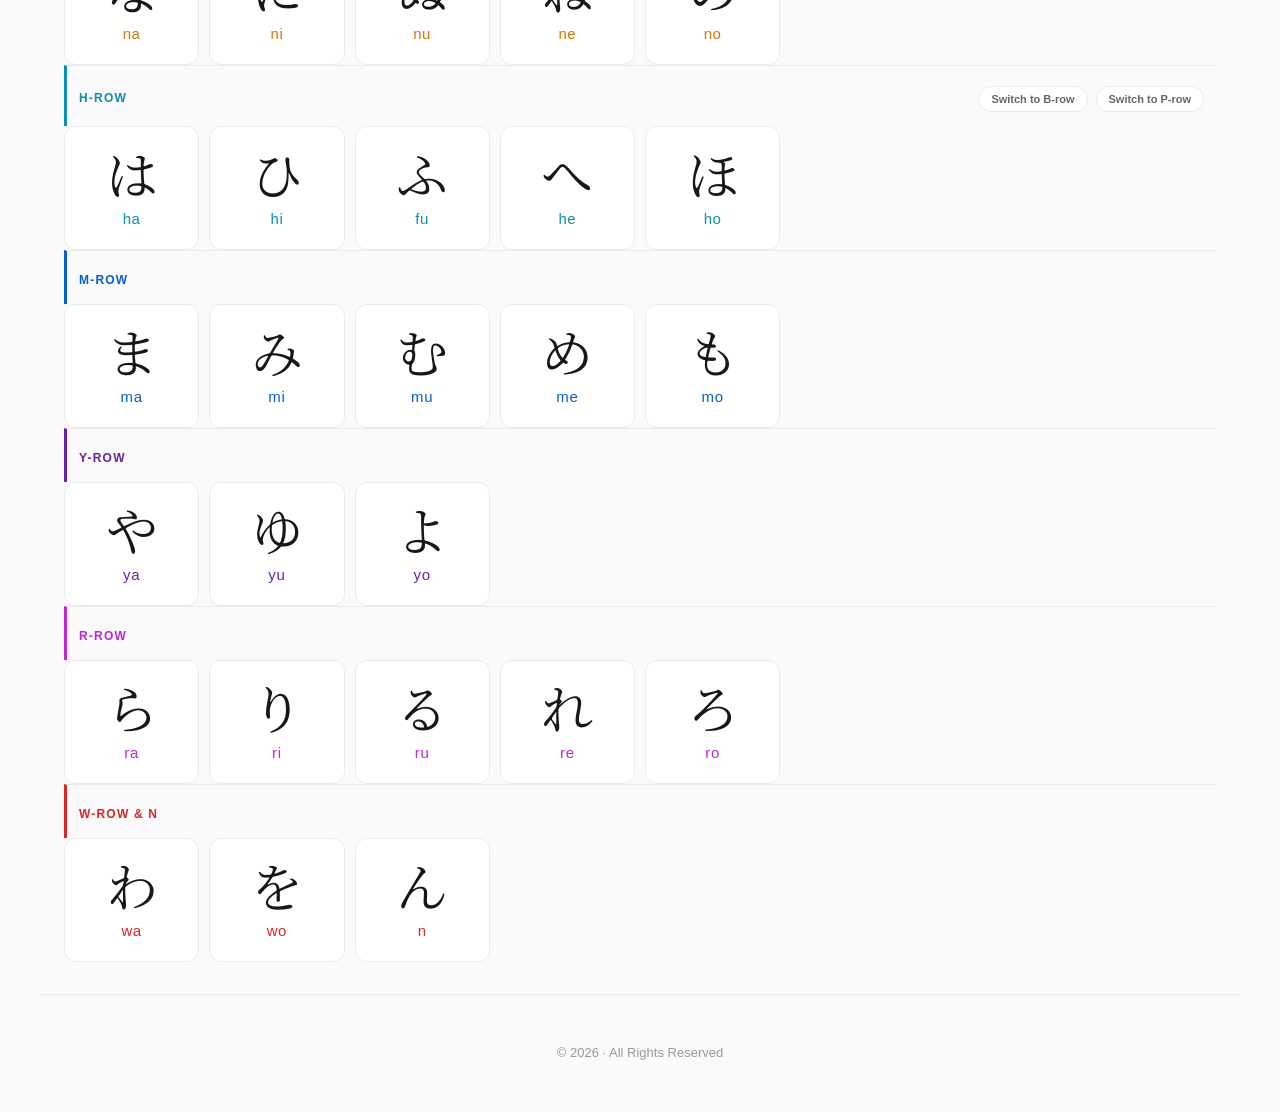
<file: hiragana.html>
<!DOCTYPE html>
<html lang="en">
<head>
  <meta charset="UTF-8">
  <meta name="viewport" content="width=device-width, initial-scale=1.0">
  <title>Master Hiragana</title>
  <link rel="stylesheet" href="shared.css?v=6">
  <link rel="icon" href="favicon.svg">
  <style>
    /* ── Hero ── */
    .hero {
      position: relative;
      z-index: 1;
      text-align: center;
      padding: 80px 24px 60px;
      max-width: 800px;
      margin: 0 auto;
    }

    .hero-badge {
      display: inline-flex;
      align-items: center;
      gap: 8px;
      padding: 6px 16px;
      border-radius: 999px;
      border: 1px solid var(--border);
      background: var(--bg-secondary);
      font-size: 13px;
      color: var(--text-secondary);
      margin-bottom: 28px;
      backdrop-filter: blur(8px);
    }

    .hero-badge .dot {
      width: 6px;
      height: 6px;
      border-radius: 50%;
      background: var(--accent-cyan);
      animation: pulse-dot 2s ease-in-out infinite;
    }

    .hero h1 {
      font-size: clamp(40px, 6vw, 64px);
      font-weight: 700;
      letter-spacing: -0.04em;
      line-height: 1.1;
      margin-bottom: 20px;
    }

    .hero h1 .gradient-text {
      background: linear-gradient(135deg, var(--accent-blue), var(--accent-violet), var(--accent-pink));
      background-size: 200% 200%;
      animation: gradient-shift 6s ease infinite;
      -webkit-background-clip: text;
      -webkit-text-fill-color: transparent;
      background-clip: text;
    }

    @keyframes gradient-shift {
      0%, 100% { background-position: 0% 50%; }
      50% { background-position: 100% 50%; }
    }

    .hero p {
      font-size: 18px;
      color: var(--text-secondary);
      max-width: 560px;
      margin: 0 auto;
      line-height: 1.7;
    }

    .hero p:not(:last-child) {
      margin-bottom: 12px;
    }

    .hero p:last-of-type {
      margin-bottom: 36px;
    }

    .hero-stats {
      display: flex;
      justify-content: center;
      gap: 48px;
    }

    .hero-stat { text-align: center; }

    .hero-stat .number {
      font-size: 32px;
      font-weight: 700;
      color: var(--text-primary);
    }

    .hero-stat .label {
      font-size: 13px;
      color: var(--text-tertiary);
      margin-top: 4px;
    }

    /* ── Section Header ── */
    .section-header {
      max-width: 1200px;
      margin: 0 auto;
      padding: 60px 24px 24px;
      display: flex;
      align-items: baseline;
      justify-content: space-between;
      flex-wrap: wrap;
      gap: 12px;
    }

    @media (max-width: 768px) {
      .section-header {
        flex-direction: column;
        gap: 4px;
      }
    }

    .section-header h2 {
      font-size: 24px;
      font-weight: 600;
      letter-spacing: -0.02em;
    }
    .section-header h2 .kanji-accent {
      font-weight: 300;
      color: var(--text-tertiary);
      margin-right: 2px;
    }

    .section-header .row-label {
      font-size: 14px;
      color: var(--text-tertiary);
    }

    /* ── Row Nav ── */
    .row-nav {
      max-width: 1200px;
      margin: 0 auto;
      padding: 0 24px 28px;
      display: flex;
      flex-wrap: wrap;
      gap: 6px;
    }

    .row-nav button {
      padding: 6px 14px;
      border-radius: 999px;
      border: 1px solid var(--border);
      background: transparent;
      color: var(--text-secondary);
      font-size: 13px;
      font-family: inherit;
      cursor: pointer;
      transition: color var(--transition);
    }

    @media (hover: hover) {
      .row-nav button:hover {
        border-color: var(--border-hover);
        color: var(--text-primary);
        background: var(--bg-card);
      }
    }

    .row-nav button.active {
      border-color: var(--accent);
      color: var(--accent);
      background: var(--pill-active-bg);
    }

    /* ── Grid ── */
    .grid-section {
      max-width: 1200px;
      margin: 0 auto;
      padding: 0 24px 32px;
    }

    /* ── Modified Group label for Flex Layout ── */
    .group-label {
      display: flex;
      justify-content: space-between;
      align-items: center;
      padding: 20px 12px 14px;
      border-top: 1px solid var(--border);
      scroll-margin-top: 80px;
      border-left: 3px solid var(--group-color, var(--text-tertiary));
      font-size: 12px;
      font-weight: 600;
      letter-spacing: 0.1em;
      text-transform: uppercase;
      color: var(--group-color, var(--text-tertiary));
    }
    
    .group-label .group-title {
      display: inline-flex;
      align-items: center;
    }

    /* ── Dakuten Toggle Buttons Container ── */
    .btn-group {
      display: flex;
      gap: 8px;
    }

    .dakuten-btn {
      font-size: 11px;
      font-weight: 600;
      padding: 6px 12px;
      border-radius: 999px;
      border: 1px solid var(--border);
      background: var(--bg-card);
      color: var(--text-secondary);
      cursor: pointer;
      transition: color var(--transition);
      letter-spacing: 0;
      text-transform: none;
      font-family: inherit;
    }

    @media (hover: hover) {
      .dakuten-btn:hover {
        color: var(--accent-blue);
        border-color: var(--accent-blue);
        background: rgba(0,112,243,0.08);
      }
    }

    /* ── Tooltips ── */
    .tooltip-container {
      position: relative;
      display: inline-flex;
      align-items: center;
      margin-left: 4px;
      margin-right: 2px;
      cursor: help;
    }

    .tooltip-icon {
      display: inline-flex;
      align-items: center;
      justify-content: center;
      width: 14px;
      height: 14px;
      border-radius: 50%;
      background: var(--bg-secondary);
      border: 1px solid var(--border);
      color: var(--text-secondary);
      font-size: 10px;
      font-family: sans-serif;
      font-style: normal;
      transition: color var(--transition);
    }

    .tooltip-container:hover .tooltip-icon {
      color: var(--text-primary);
      border-color: var(--text-secondary);
    }

    .tooltip-text {
      visibility: hidden;
      width: 240px;
      background-color: var(--bg-card-hover);
      color: var(--text-primary);
      text-align: center;
      border-radius: 6px;
      padding: 10px;
      position: absolute;
      z-index: 20;
      bottom: 150%;
      left: 50%;
      transform: translateX(-50%);
      opacity: 0;
      transition: opacity 0.2s ease, transform 0.2s ease;
      font-size: 11px;
      font-weight: 400;
      text-transform: none;
      letter-spacing: normal;
      border: 1px solid var(--border);
      box-shadow: var(--shadow-lg);
      pointer-events: none;
    }

    .tooltip-text::after {
      content: "";
      position: absolute;
      top: 100%;
      left: 50%;
      transform: translateX(-50%);
      border-width: 6px;
      border-style: solid;
      border-color: var(--border) transparent transparent transparent;
    }

    .tooltip-text::before {
      content: "";
      position: absolute;
      top: 100%;
      left: 50%;
      transform: translateX(-50%);
      border-width: 5px;
      border-style: solid;
      border-color: var(--bg-card-hover) transparent transparent transparent;
      z-index: 1;
      margin-top: -2px;
    }

    .tooltip-container:hover .tooltip-text,
    .tooltip-container.tooltip-active .tooltip-text {
      visibility: visible;
      opacity: 1;
      transform: translateX(-50%) translateY(-2px);
    }

    .tooltip-container.tooltip-active .tooltip-icon {
      color: var(--text-primary);
      border-color: var(--text-secondary);
    }

    .grid {
      display: grid;
      grid-template-columns: repeat(auto-fill, minmax(130px, 1fr));
      gap: 10px;
    }

    /* ── Card with glow ── */
    .card {
      position: relative;
      background: var(--bg-card);
      border: 1px solid var(--border);
      border-radius: var(--radius);
      padding: 20px 12px 16px;
      text-align: center;
      cursor: pointer;
      -webkit-tap-highlight-color: transparent;
      transition: transform 0.25s ease, box-shadow 0.25s ease;
      overflow: hidden;
      opacity: 0;
      transform: translateY(16px);
      animation: card-enter 0.4s ease forwards;
    }

    @keyframes card-enter {
      to { opacity: 1; transform: translateY(0); }
    }

    .card::before {
      content: '';
      position: absolute;
      inset: -1px;
      border-radius: var(--radius);
      opacity: 0;
      transition: opacity 0.3s ease;
      background: radial-gradient(circle at var(--mouse-x, 50%) var(--mouse-y, 50%), var(--card-glow), transparent 60%);
      pointer-events: none;
      z-index: 0;
    }

    @media (hover: hover) {
      .card:hover {
        border-color: var(--border-hover);
        background: var(--bg-card-hover);
        transform: translateY(-4px);
        box-shadow: 0 12px 40px rgba(0,0,0,0.15), 0 0 20px var(--card-glow);
      }

      .card:hover::before {
        opacity: 1;
      }
    }

    .card-character {
      position: relative;
      z-index: 1;
      font-family: "Yu Mincho", "Hiragino Mincho Pro", "MS Mincho", "Noto Serif JP", serif;
      font-size: 52px;
      line-height: 1;
      color: var(--text-primary);
      margin-bottom: 8px;
      transition: transform 0.3s cubic-bezier(0.34, 1.56, 0.64, 1);
    }

    @media (hover: hover) {
      .card:hover .card-character {
        transform: scale(1.12);
      }
    }

    .card-romaji {
      position: relative;
      z-index: 1;
      font-size: 15px;
      font-weight: 500;
      color: var(--group-color, var(--text-secondary));
      letter-spacing: 0.04em;
      margin-bottom: 2px;
      transition: color 0.2s ease;
    }

    @media (hover: hover) {
      .card:hover .card-romaji {
        color: var(--text-primary);
      }
    }

    .card-example {
      position: relative;
      z-index: 1;
      font-size: 11px;
      color: var(--text-tertiary);
      white-space: nowrap;
      overflow: hidden;
      text-overflow: ellipsis;
    }

    .card .play-icon {
      position: absolute;
      top: 8px;
      right: 8px;
      width: 28px;
      height: 28px;
      border-radius: 50%;
      border: 1px solid var(--border);
      background: var(--bg);
      display: none;
      align-items: center;
      justify-content: center;
      opacity: 0;
      transform: scale(0.8);
      transition: opacity var(--transition), transform var(--transition);
      z-index: 2;
    }

    @media (hover: hover) {
      .card .play-icon { display: flex; }
      .card:hover .play-icon {
        opacity: 1;
        transform: scale(1);
      }
      .card .play-icon:hover {
        background: var(--accent-blue);
        border-color: var(--accent-blue);
      }
    }

    .card .play-icon svg {
      width: 12px;
      height: 12px;
      fill: var(--text-secondary);
    }

    @media (hover: hover) {
      .card .play-icon:hover svg { fill: white; }
    }

    /* ── Group accent colors ── */
    .group-block[data-group="Vowels"]  { --group-color: #0060d3; }
    .group-block[data-group="K-row"]   { --group-color: #6b21a8; }
    .group-block[data-group="S-row"]   { --group-color: #c026d3; }
    .group-block[data-group="T-row"]   { --group-color: #dc2626; }
    .group-block[data-group="N-row"]   { --group-color: #d97706; }
    .group-block[data-group="H-row"]   { --group-color: #0891b2; }
    .group-block[data-group="M-row"]   { --group-color: #0060d3; }
    .group-block[data-group="Y-row"]   { --group-color: #6b21a8; }
    .group-block[data-group="R-row"]   { --group-color: #c026d3; }
    .group-block[data-group="W-row & N"] { --group-color: #dc2626; }

    /* ── Dark mode: brighter group colors ── */
    html[data-theme="dark"] .group-block[data-group="Vowels"]  { --group-color: #0070f3; }
    html[data-theme="dark"] .group-block[data-group="K-row"]   { --group-color: #7928ca; }
    html[data-theme="dark"] .group-block[data-group="S-row"]   { --group-color: #f81ce5; }
    html[data-theme="dark"] .group-block[data-group="T-row"]   { --group-color: #ee5a5a; }
    html[data-theme="dark"] .group-block[data-group="N-row"]   { --group-color: #f5a623; }
    html[data-theme="dark"] .group-block[data-group="H-row"]   { --group-color: #50e3c2; }
    html[data-theme="dark"] .group-block[data-group="M-row"]   { --group-color: #0070f3; }
    html[data-theme="dark"] .group-block[data-group="Y-row"]   { --group-color: #7928ca; }
    html[data-theme="dark"] .group-block[data-group="R-row"]   { --group-color: #f81ce5; }
    html[data-theme="dark"] .group-block[data-group="W-row & N"] { --group-color: #ee5a5a; }

    /* ── Detail Panel (glassmorphism) ── */
    .detail-overlay {
      display: none;
      position: fixed;
      inset: 0;
      z-index: 200;
      background: var(--overlay-bg);
      backdrop-filter: blur(12px);
      -webkit-backdrop-filter: blur(12px);
      align-items: center;
      justify-content: center;
      animation: fadeIn 0.2s ease;
    }

    .detail-overlay.active { display: flex; }

    @keyframes fadeIn {
      from { opacity: 0; }
      to { opacity: 1; }
    }

    .detail-panel {
      background: var(--bg-card);
      border: 1px solid var(--border);
      border-radius: 20px;
      padding: 48px;
      max-width: 420px;
      width: 90%;
      text-align: center;
      position: relative;
      animation: slideUp 0.3s cubic-bezier(0.34, 1.56, 0.64, 1);
      box-shadow: 0 20px 60px rgba(0,0,0,0.3);
      overflow: hidden;
    }

    .detail-panel::before {
      content: '';
      position: absolute;
      top: -60px;
      left: 50%;
      transform: translateX(-50%);
      width: 200px;
      height: 200px;
      background: radial-gradient(circle, var(--hero-glow-1), transparent);
      border-radius: 50%;
      filter: blur(40px);
      pointer-events: none;
    }

    @keyframes slideUp {
      from { opacity: 0; transform: translateY(30px) scale(0.95); }
      to { opacity: 1; transform: translateY(0) scale(1); }
    }

    .detail-close {
      position: absolute;
      top: 16px;
      right: 16px;
      width: 32px;
      height: 32px;
      border-radius: 8px;
      border: 1px solid var(--border);
      background: transparent;
      color: var(--text-tertiary);
      font-size: 18px;
      cursor: pointer;
      display: flex;
      align-items: center;
      justify-content: center;
      transition: transform var(--transition), box-shadow var(--transition);
      z-index: 1;
    }

    .detail-close:hover {
      border-color: var(--border-hover);
      color: var(--text-primary);
      background: var(--bg-card-hover);
    }

    .detail-char {
      position: relative;
      font-family: "Yu Mincho", "Hiragino Mincho Pro", "MS Mincho", "Noto Serif JP", serif;
      font-size: 120px;
      line-height: 1;
      color: var(--text-primary);
      margin-bottom: 8px;
    }

    .detail-romaji {
      position: relative;
      font-size: 28px;
      font-weight: 700;
      color: var(--text-secondary);
      letter-spacing: 0.08em;
      margin-bottom: 28px;
    }

    .detail-play-btn {
      position: relative;
      display: inline-flex;
      align-items: center;
      gap: 8px;
      padding: 10px 28px;
      border-radius: 24px;
      border: none;
      background: linear-gradient(135deg, rgba(0,112,243,0.5), rgba(121,40,202,0.5), rgba(248,28,229,0.5));
      color: #fff;
      font-size: 14px;
      font-family: inherit;
      cursor: pointer;
      transition: background var(--transition), transform var(--transition), box-shadow var(--transition);
      margin-bottom: 28px;
    }

    .detail-play-btn:hover {
      background: linear-gradient(135deg, rgba(0,112,243,0.75), rgba(121,40,202,0.75), rgba(248,28,229,0.75));
    }

    .detail-play-btn svg { width: 16px; height: 16px; stroke: #fff; }

    .detail-divider {
      position: relative;
      height: 1px;
      background: linear-gradient(90deg, transparent, var(--accent-blue), var(--accent-violet), var(--accent-pink), transparent);
      margin-bottom: 24px;
    }

    .detail-example-label {
      position: relative;
      font-size: 11px;
      text-transform: uppercase;
      letter-spacing: 0.1em;
      background: linear-gradient(135deg, var(--accent-violet), var(--accent-pink));
      -webkit-background-clip: text;
      -webkit-text-fill-color: transparent;
      background-clip: text;
      margin-bottom: 10px;
    }

    .detail-example-word {
      position: relative;
      font-family: "Yu Mincho", "Hiragino Mincho Pro", "MS Mincho", "Noto Serif JP", serif;
      font-size: 32px;
      color: var(--text-primary);
      margin-bottom: 6px;
    }

    .detail-example-meaning {
      position: relative;
      font-size: 16px;
      color: var(--text-secondary);
    }

    .row-nav-dropdown {
      display: none;
      flex-wrap: wrap;
      gap: 6px;
      padding: 12px 24px 20px;
      max-width: 1200px;
      margin: 0 auto;
    }

    .row-nav-dropdown.active {
      display: flex;
    }

    .row-nav-dropdown button {
      padding: 6px 12px;
      border-radius: 999px;
      border: 1px solid var(--border);
      background: transparent;
      color: var(--text-secondary);
      font-size: 12px;
      font-family: inherit;
      cursor: pointer;
      transition: color var(--transition);
    }

    footer { max-width: 1200px; }

    /* ── Responsive ── */
    @media (max-width: 768px) {
      .hero { padding: 48px 20px 40px; }
      .hero h1 { font-size: 36px; }
      .hero-stats { gap: 32px; }
      .grid { grid-template-columns: repeat(auto-fill, minmax(100px, 1fr)); gap: 8px; }
      .card { padding: 16px 8px 12px; }
      .card-character { font-size: 40px; }
      .detail-panel { padding: 36px 24px; }
      .detail-char { font-size: 80px; }
      .group-label { flex-wrap: wrap; gap: 8px; }
      .group-label .group-title { flex: 1 1 100%; }
      .btn-group { flex: 1 1 100%; }
      .row-nav button:not(:first-child) { display: none; }
      .row-nav-dropdown { display: none; }
    }

    @media (max-width: 480px) {
      .grid { grid-template-columns: repeat(3, 1fr); }
    }
  </style>

</head>
<body>

  <nav>
    <div class="nav-inner">
      <a href="index.html" class="logo">
        <span><span style="color:#c005a7">あ</span>・EasyKana</span>
      </a>
      <div class="nav-right">
        <ul class="nav-links">
          <li><a href="intro.html"><span class="num">01 /</span> Intro</a></li>
          <li><a href="hiragana.html" class="active"><span class="num">02 /</span> Hiragana</a></li>
          <li><a href="katakana.html"><span class="num">03 /</span> Katakana</a></li>
          <li><a href="quiz.html"><span class="num">04 /</span> Quiz</a></li>
        </ul>
        <button class="hamburger" id="hamburger" aria-label="Toggle menu">
          <svg class="icon-menu" viewBox="0 0 24 24"><line x1="3" y1="6" x2="21" y2="6"/><line x1="3" y1="12" x2="21" y2="12"/><line x1="3" y1="18" x2="21" y2="18"/></svg>
          <svg class="icon-close" viewBox="0 0 24 24"><line x1="18" y1="6" x2="6" y2="18"/><line x1="6" y1="6" x2="18" y2="18"/></svg>
        </button>
        <button class="theme-toggle" id="themeToggle" title="Toggle light/dark mode" aria-label="Toggle theme">
          <svg class="icon-moon" width="16" height="16" viewBox="0 0 24 24" fill="none" stroke="currentColor" stroke-width="2" stroke-linecap="round" stroke-linejoin="round"><path d="M21 12.79A9 9 0 1 1 11.21 3 7 7 0 0 0 21 12.79z"/></svg>
          <svg class="icon-sun" width="16" height="16" viewBox="0 0 24 24" fill="none" stroke="currentColor" stroke-width="2" stroke-linecap="round" stroke-linejoin="round"><circle cx="12" cy="12" r="5"/><line x1="12" y1="1" x2="12" y2="3"/><line x1="12" y1="21" x2="12" y2="23"/><line x1="4.22" y1="4.22" x2="5.64" y2="5.64"/><line x1="18.36" y1="18.36" x2="19.78" y2="19.78"/><line x1="1" y1="12" x2="3" y2="12"/><line x1="21" y1="12" x2="23" y2="12"/><line x1="4.22" y1="19.78" x2="5.64" y2="18.36"/><line x1="18.36" y1="5.64" x2="19.78" y2="4.22"/></svg>
        </button>
      </div>
    </div>
  </nav>
  <div class="mobile-menu" id="mobileMenu">
    <a href="intro.html">Intro</a>
    <a href="hiragana.html" class="active">Hiragana</a>
    <a href="katakana.html">Katakana</a>
    <a href="quiz.html">Quiz</a>
  </div>
  <script>
    document.getElementById('hamburger').addEventListener('click', function() {
      this.classList.toggle('active');
      document.getElementById('mobileMenu').classList.toggle('active');
    });
    document.getElementById('hamburger').addEventListener('touchend', function(e) {
      e.preventDefault();
      this.classList.toggle('active');
      document.getElementById('mobileMenu').classList.toggle('active');
    });
  </script>

  <div class="hero-wrap">
    <div class="hero-bg">
      <div class="orb orb-1"></div>
      <div class="orb orb-2"></div>
      <div class="orb orb-3"></div>
    </div>
    <section class="hero">
      <div class="hero-badge">
        <span class="dot"></span>
        平仮名 · Interactive Hiragana Chart
      </div>
      <h1>Master <span class="gradient-text">Hiragana</span></h1>
      <p>The complete set of 46 basic hiragana characters with their dakuten and handakuten variations.</p>
      <p>Click any character to hear its pronunciation and see example words.</p>
      <div class="hero-stats">
        <div class="hero-stat">
          <div class="number">46</div>
          <div class="label">Characters · 字</div>
        </div>
        <div class="hero-stat">
          <div class="number">5</div>
          <div class="label">Vowels · 母音</div>
        </div>
        <div class="hero-stat">
          <div class="number">15</div>
          <div class="label">Consonants · 子音</div>
        </div>
      </div>
    </section>
  </div>

  <div class="section-header" id="chart">
    <h2><span class="kanji-accent">全字 ·</span> All Characters</h2>
    <span class="row-label">Click a character to explore</span>
  </div>

  <div class="row-nav" id="rowNav"></div>
  <div class="row-nav-dropdown" id="rowNavDropdown"></div>

  <div class="grid-section" id="gridSection"></div>

  <div class="detail-overlay" id="detailOverlay">
    <div class="detail-panel">
      <button class="detail-close" id="detailClose">&times;</button>
      <div class="detail-char" id="detailChar"></div>
      <div class="detail-romaji" id="detailRomaji"></div>
      <button class="detail-play-btn" id="detailPlayBtn">
        <svg viewBox="0 0 24 24" fill="none" stroke="currentColor" stroke-width="2" stroke-linecap="round" stroke-linejoin="round"><polygon points="5 3 19 12 5 21 5 3"/></svg>
        Play Sound
      </button>
      <div class="detail-divider"></div>
      <div class="detail-example-label">Example Word</div>
      <div class="detail-example-word" id="detailWord"></div>
      <div class="detail-example-meaning" id="detailMeaning"></div>
    </div>
  </div>

  <footer style="justify-content: center;">
    <span>© 2026 · All Rights Reserved</span>
  </footer>

  <audio id="audioPlayer" preload="none"></audio>

  <script>
    // ── Data ──
    const hiragana = [
      { char: "あ", romaji: "a", image: "./images/a.svg", sound: "./sounds/a.mp3", example: "あさ (asa) → Morning", group: "Vowels" },
      { char: "い", romaji: "i", image: "./images/i.svg", sound: "./sounds/i.mp3", example: "いぬ (inu) → Dog", group: "Vowels" },
      { char: "う", romaji: "u", image: "./images/u.svg", sound: "./sounds/u.mp3", example: "うみ (umi) → Sea", group: "Vowels" },
      { char: "え", romaji: "e", image: "./images/e.svg", sound: "./sounds/e.mp3", example: "えき (eki) → Station", group: "Vowels" },
      { char: "お", romaji: "o", image: "./images/o.svg", sound: "./sounds/o.mp3", example: "おかね (okane) → Money", group: "Vowels" },
      { char: "か", romaji: "ka", image: "./images/ka.svg", sound: "./sounds/ka.mp3", example: "かさ (kasa) → Umbrella", group: "K-row" },
      { char: "き", romaji: "ki", image: "./images/ki.svg", sound: "./sounds/ki.mp3", example: "きく (kiku) → Listen", group: "K-row" },
      { char: "く", romaji: "ku", image: "./images/ku.svg", sound: "./sounds/ku.mp3", example: "くるま (kuruma) → Car", group: "K-row" },
      { char: "け", romaji: "ke", image: "./images/ke.svg", sound: "./sounds/ke.mp3", example: "けいたい (keitai) → Cell Phone", group: "K-row" },
      { char: "こ", romaji: "ko", image: "./images/ko.svg", sound: "./sounds/ko.mp3", example: "こども (kodomo) → Child", group: "K-row" },
      { char: "さ", romaji: "sa", image: "./images/sa.svg", sound: "./sounds/sa.mp3", example: "さかな (sakana) → Fish", group: "S-row" },
      { char: "し", romaji: "shi", image: "./images/shi.svg", sound: "./sounds/shi.mp3", example: "しお (shio) → Salt", group: "S-row" },
      { char: "す", romaji: "su", image: "./images/su.svg", sound: "./sounds/su.mp3", example: "すし (sushi) → Sushi", group: "S-row" },
      { char: "せ", romaji: "se", image: "./images/se.svg", sound: "./sounds/se.mp3", example: "せかい (sekai) → World", group: "S-row" },
      { char: "そ", romaji: "so", image: "./images/so.svg", sound: "./sounds/so.mp3", example: "そら (sora) → Sky", group: "S-row" },
      { char: "た", romaji: "ta", image: "./images/ta.svg", sound: "./sounds/ta.mp3", example: "たまご (tamago) → Egg", group: "T-row" },
      { char: "ち", romaji: "chi", image: "./images/chi.svg", sound: "./sounds/chi.mp3", example: "ちず (chizu) → Map", group: "T-row" },
      { char: "つ", romaji: "tsu", image: "./images/tsu.svg", sound: "./sounds/tsu.mp3", example: "つくえ (tsukue) → Desk", group: "T-row" },
      { char: "て", romaji: "te", image: "./images/te.svg", sound: "./sounds/te.mp3", example: "てがみ (tegami) → Letter", group: "T-row" },
      { char: "と", romaji: "to", image: "./images/to.svg", sound: "./sounds/to.mp3", example: "ともだち (tomodachi) → Friend", group: "T-row" },
      { char: "な", romaji: "na", image: "./images/na.svg", sound: "./sounds/na.mp3", example: "なまえ (namae) → Name", group: "N-row" },
      { char: "に", romaji: "ni", image: "./images/ni.svg", sound: "./sounds/ni.mp3", example: "にく (niku) → Meat", group: "N-row" },
      { char: "ぬ", romaji: "nu", image: "./images/nu.svg", sound: "./sounds/nu.mp3", example: "ぬま (numa) → Swamp", group: "N-row" },
      { char: "ね", romaji: "ne", image: "./images/ne.svg", sound: "./sounds/ne.mp3", example: "ねこ (neko) → Cat", group: "N-row" },
      { char: "の", romaji: "no", image: "./images/no.svg", sound: "./sounds/no.mp3", example: "のみもの (nomimono) → Drink", group: "N-row" },
      { char: "は", romaji: "ha", image: "./images/ha.svg", sound: "./sounds/ha.mp3", example: "はな (hana) → Flower", group: "H-row" },
      { char: "ひ", romaji: "hi", image: "./images/hi.svg", sound: "./sounds/hi.mp3", example: "ひと (hito) → Person", group: "H-row" },
      { char: "ふ", romaji: "fu", image: "./images/fu.svg", sound: "./sounds/fu.mp3", example: "ふね (fune) → Boat", group: "H-row" },
      { char: "へ", romaji: "he", image: "./images/he.svg", sound: "./sounds/he.mp3", example: "へや (heya) → Room", group: "H-row" },
      { char: "ほ", romaji: "ho", image: "./images/ho.svg", sound: "./sounds/ho.mp3", example: "ほし (hoshi) → Star", group: "H-row" },
      { char: "ま", romaji: "ma", image: "./images/ma.svg", sound: "./sounds/ma.mp3", example: "まど (mado) → Window", group: "M-row" },
      { char: "み", romaji: "mi", image: "./images/mi.svg", sound: "./sounds/mi.mp3", example: "みず (mizu) → Water", group: "M-row" },
      { char: "む", romaji: "mu", image: "./images/mu.svg", sound: "./sounds/mu.mp3", example: "むし (mushi) → Insect", group: "M-row" },
      { char: "め", romaji: "me", image: "./images/me.svg", sound: "./sounds/me.mp3", example: "めがね (megane) → Glasses", group: "M-row" },
      { char: "も", romaji: "mo", image: "./images/mo.svg", sound: "./sounds/mo.mp3", example: "もも (momo) → Peach", group: "M-row" },
      { char: "や", romaji: "ya", image: "./images/ya.svg", sound: "./sounds/ya.mp3", example: "やま (yama) → Mountain", group: "Y-row" },
      { char: "ゆ", romaji: "yu", image: "./images/yu.svg", sound: "./sounds/yu.mp3", example: "ゆき (yuki) → Snow", group: "Y-row" },
      { char: "よ", romaji: "yo", image: "./images/yo.svg", sound: "./sounds/yo.mp3", example: "よる (yoru) → Night", group: "Y-row" },
      { char: "ら", romaji: "ra", image: "./images/ra.svg", sound: "./sounds/ra.mp3", example: "らじお (rajio) → Radio", group: "R-row" },
      { char: "り", romaji: "ri", image: "./images/ri.svg", sound: "./sounds/ri.mp3", example: "りんご (ringo) → Apple", group: "R-row" },
      { char: "る", romaji: "ru", image: "./images/ru.svg", sound: "./sounds/ru.mp3", example: "るす (rusu) → Absence", group: "R-row" },
      { char: "れ", romaji: "re", image: "./images/re.svg", sound: "./sounds/re.mp3", example: "れきし (rekishi) → History", group: "R-row" },
      { char: "ろ", romaji: "ro", image: "./images/ro.svg", sound: "./sounds/ro.mp3", example: "ろく (roku) → Six", group: "R-row" },
      { char: "わ", romaji: "wa", image: "./images/wa.svg", sound: "./sounds/wa.mp3", example: "わたし (watashi) → I", group: "W-row & N" },
      { char: "を", romaji: "wo", image: "./images/wo.svg", sound: "./sounds/wo.mp3", example: "(particle)", group: "W-row & N" },
      { char: "ん", romaji: "n", image: "./images/n.svg", sound: "./sounds/n.mp3", example: "ほん (hon) → Book", group: "W-row & N" },
    ];

    const groupOrder = ["Vowels", "K-row", "S-row", "T-row", "N-row", "H-row", "M-row", "Y-row", "R-row", "W-row & N"];

    // ── Dakuten Data Map ──
    const dakutenMap = {
      "K-row": {
        baseName: "K-row",
        dakutenName: "G-row",
        currentState: "base",
        base: hiragana.filter(h => h.group === "K-row"),
        dakuten: [
          { char: "が", romaji: "ga", image: "./images/ga.svg", sound: "./sounds/ga.mp3", example: "がっこう (gakkou) → School", group: "K-row" },
          { char: "ぎ", romaji: "gi", image: "./images/gi.svg", sound: "./sounds/gi.mp3", example: "ぎんこう (ginkou) → Bank", group: "K-row" },
          { char: "ぐ", romaji: "gu", image: "./images/gu.svg", sound: "./sounds/gu.mp3", example: "ぐあい (guai) → Condition", group: "K-row" },
          { char: "げ", romaji: "ge", image: "./images/ge.svg", sound: "./sounds/ge.mp3", example: "げんき (genki) → Energetic", group: "K-row" },
          { char: "ご", romaji: "go", image: "./images/go.svg", sound: "./sounds/go.mp3", example: "ごはん (gohan) → Meal", group: "K-row" }
        ]
      },
      "S-row": {
        baseName: "S-row",
        dakutenName: "Z-row",
        currentState: "base",
        base: hiragana.filter(h => h.group === "S-row"),
        dakuten: [
          { char: "ざ", romaji: "za", image: "./images/za.svg", sound: "./sounds/za.mp3", example: "ざっし (zasshi) → Magazine", group: "S-row" },
          { char: "じ", romaji: "ji", image: "./images/ji.svg", sound: "./sounds/ji.mp3", example: "じかん (jikan) → Time", group: "S-row" },
          { char: "ず", romaji: "zu", image: "./images/zu.svg", sound: "./sounds/zu.mp3", example: "ずっと (zutto) → Always/Much", group: "S-row" },
          { char: "ぜ", romaji: "ze", image: "./images/ze.svg", sound: "./sounds/ze.mp3", example: "ぜんぶ (zenbu) → All", group: "S-row" },
          { char: "ぞ", romaji: "zo", image: "./images/zo.svg", sound: "./sounds/zo.mp3", example: "ぞう (zou) → Elephant", group: "S-row" }
        ]
      },
      "T-row": {
        baseName: "T-row",
        dakutenName: "D-row",
        currentState: "base",
        base: hiragana.filter(h => h.group === "T-row"),
        dakuten: [
          { char: "だ", romaji: "da", image: "./images/da.svg", sound: "./sounds/da.mp3", example: "だいがく (daigaku) → University", group: "T-row" },
          { char: "ぢ", romaji: "ji", image: "./images/di.svg", sound: "./sounds/di.mp3", example: "はなぢ (hanaji) → Nosebleed", group: "T-row" },
          { char: "づ", romaji: "zu", image: "./images/du.svg", sound: "./sounds/du.mp3", example: "つづく (tsudzuku) → Continue", group: "T-row" },
          { char: "で", romaji: "de", image: "./images/de.svg", sound: "./sounds/de.mp3", example: "でんわ (denwa) → Telephone", group: "T-row" },
          { char: "ど", romaji: "do", image: "./images/do.svg", sound: "./sounds/do.mp3", example: "どうぶつ (doubutsu) → Animal", group: "T-row" }
        ]
      },
      "H-row": {
        baseName: "H-row",
        dakutenName: "B-row",
        handakutenName: "P-row",
        currentState: "base",
        base: hiragana.filter(h => h.group === "H-row"),
        dakuten: [
          { char: "ば", romaji: "ba", image: "./images/ba.svg", sound: "./sounds/ba.mp3", example: "ばす (basu) → Bus", group: "H-row" },
          { char: "び", romaji: "bi", image: "./images/bi.svg", sound: "./sounds/bi.mp3", example: "びょういん (byouin) → Hospital", group: "H-row" },
          { char: "ぶ", romaji: "bu", image: "./images/bu.svg", sound: "./sounds/bu.mp3", example: "ぶた (buta) → Pig", group: "H-row" },
          { char: "べ", romaji: "be", image: "./images/be.svg", sound: "./sounds/be.mp3", example: "べんとう (bentou) → Bento box", group: "H-row" },
          { char: "ぼ", romaji: "bo", image: "./images/bo.svg", sound: "./sounds/bo.mp3", example: "ぼうし (boushi) → Hat", group: "H-row" }
        ],
        handakuten: [
          { char: "ぱ", romaji: "pa", image: "./images/pa.svg", sound: "./sounds/pa.mp3", example: "ぱん (pan) → Bread", group: "H-row" },
          { char: "ぴ", romaji: "pi", image: "./images/pi.svg", sound: "./sounds/pi.mp3", example: "ぴんく (pinku) → Pink", group: "H-row" },
          { char: "ぷ", romaji: "pu", image: "./images/pu.svg", sound: "./sounds/pu.mp3", example: "ぷーる (puuru) → Pool", group: "H-row" },
          { char: "ぺ", romaji: "pe", image: "./images/pe.svg", sound: "./sounds/pe.mp3", example: "ぺん (pen) → Pen", group: "H-row" },
          { char: "ぽ", romaji: "po", image: "./images/po.svg", sound: "./sounds/po.mp3", example: "ぽすと (posuto) → Postbox", group: "H-row" }
        ]
      }
    };

    // Tooltip HTML strings
    const dakutenTooltip = `<span class="tooltip-container"><i class="tooltip-icon">?</i><span class="tooltip-text">Dakuten ゛are two small strokes that change a consonant to a voiced sound<br>(k → g, s → z, t → d, h → b).</span></span>`;
    const handakutenTooltip = `<span class="tooltip-container"><i class="tooltip-icon">?</i><span class="tooltip-text">Handakuten ゜is a small circle that changes an 'h' sound to a 'p' sound.</span></span>`;

    // ── Build Row Nav ──
    const rowNav = document.getElementById('rowNav');
    const allBtn = document.createElement('button');
    allBtn.textContent = 'All';
    allBtn.classList.add('active');
    function handleAllBtn() {
      if (window.matchMedia('(max-width: 768px)').matches) {
        document.getElementById('rowNavDropdown').classList.toggle('active');
      } else {
        filterGroup(null, allBtn);
      }
    }
    allBtn.addEventListener('click', handleAllBtn);
    allBtn.addEventListener('touchend', function(e) {
      e.preventDefault();
      handleAllBtn();
    });
    rowNav.appendChild(allBtn);

    // Expanded Nav Array specifically requesting the derived rows at the very end
    const extendedNav = [
      { label: "Vowels", targetGroup: "Vowels" },
      { label: "K-row", targetGroup: "K-row", state: "base" },
      { label: "S-row", targetGroup: "S-row", state: "base" },
      { label: "T-row", targetGroup: "T-row", state: "base" },
      { label: "N-row", targetGroup: "N-row" },
      { label: "H-row", targetGroup: "H-row", state: "base" },
      { label: "M-row", targetGroup: "M-row" },
      { label: "Y-row", targetGroup: "Y-row" },
      { label: "R-row", targetGroup: "R-row" },
      { label: "W-row & N", targetGroup: "W-row & N" },
      { label: "G-row", targetGroup: "K-row", state: "dakuten" },
      { label: "Z-row", targetGroup: "S-row", state: "dakuten" },
      { label: "D-row", targetGroup: "T-row", state: "dakuten" },
      { label: "B-row", targetGroup: "H-row", state: "dakuten" },
      { label: "P-row", targetGroup: "H-row", state: "handakuten" }
    ];

    extendedNav.forEach(navItem => {
      const btn = document.createElement('button');
      btn.textContent = navItem.label;
      btn.addEventListener('click', () => filterGroup(navItem, btn));
      rowNav.appendChild(btn);
    });

    // ── Populate Row Nav Dropdown (mobile) ──
    const rowNavDropdown = document.getElementById('rowNavDropdown');

    // Add "All" option to dropdown
    const dropdownAllBtn = document.createElement('button');
    dropdownAllBtn.textContent = 'All';
    function selectFromDropdown(navItem) {
      if (navItem) {
        const desktopBtns = rowNav.querySelectorAll('button');
        const match = Array.from(desktopBtns).find(b => b.textContent === navItem.label) || desktopBtns[0];
        filterGroup(navItem, match);
        allBtn.textContent = navItem.label;
      } else {
        filterGroup(null, allBtn);
        allBtn.textContent = 'All';
      }
      allBtn.classList.add('active');
      rowNavDropdown.classList.remove('active');
    }
    dropdownAllBtn.addEventListener('click', () => selectFromDropdown(null));
    dropdownAllBtn.addEventListener('touchend', (e) => { e.preventDefault(); selectFromDropdown(null); });
    rowNavDropdown.appendChild(dropdownAllBtn);

    extendedNav.forEach(navItem => {
      const btn = document.createElement('button');
      btn.textContent = navItem.label;
      btn.addEventListener('click', () => selectFromDropdown(navItem));
      btn.addEventListener('touchend', (e) => { e.preventDefault(); selectFromDropdown(navItem); });
      rowNavDropdown.appendChild(btn);
    });

    function filterGroup(navItem, activeBtn) {
      rowNav.querySelectorAll('button').forEach(b => b.classList.remove('active'));
      activeBtn.classList.add('active');
      
      if (navItem) {
        // Automatically switch the internal state logic if required by the pill button
        if (navItem.state) {
          changeGroupState(navItem.targetGroup, navItem.state);
        } else if (dakutenMap[navItem.targetGroup]) {
          changeGroupState(navItem.targetGroup, 'base');
        }

        document.querySelectorAll('.group-block').forEach(block => {
          block.style.display = block.dataset.group === navItem.targetGroup ? '' : 'none';
        });
        const target = document.querySelector(`.group-block[data-group="${navItem.targetGroup}"]`);
        if (target) target.scrollIntoView({ behavior: 'smooth', block: 'start' });
      } else {
        document.querySelectorAll('.group-block').forEach(block => { block.style.display = ''; });
      }
    }

    // ── Helper Function to Create a Card Element ──
    function createCard(item, delayIndex) {
      const card = document.createElement('div');
      card.className = 'card';
      card.style.animationDelay = (delayIndex * 30) + 'ms';

      card.innerHTML = `
        <div class="play-icon" data-sound="${item.sound}">
          <svg viewBox="0 0 24 24"><polygon points="6 3 20 12 6 21 6 3"/></svg>
        </div>
        <div class="card-character">${item.char}</div>
        <div class="card-romaji">${item.romaji}</div>
      `;

      card.addEventListener('mousemove', (e) => {
        const rect = card.getBoundingClientRect();
        const x = ((e.clientX - rect.left) / rect.width * 100);
        const y = ((e.clientY - rect.top) / rect.height * 100);
        card.style.setProperty('--mouse-x', x + '%');
        card.style.setProperty('--mouse-y', y + '%');
      });

      card.addEventListener('click', (e) => {
        if (e.target.closest('.play-icon')) return;
        openDetail(item, card);
      });

      card.querySelector('.play-icon').addEventListener('click', (e) => {
        e.stopPropagation();
        playSound(item.sound, card);
      });
      let touchStartY = 0;
      card.addEventListener('touchstart', (e) => {
        touchStartY = e.touches[0].clientY;
      }, { passive: true });
      card.addEventListener('touchend', (e) => {
        const touchEndY = e.changedTouches[0].clientY;
        if (Math.abs(touchEndY - touchStartY) > 10) return;
        e.preventDefault();
        openDetail(item, card);
      });

      return card;
    }

    // ── Global Function to Change State and Re-render a Group Block ──
    function changeGroupState(groupName, targetState) {
      const map = dakutenMap[groupName];
      if (!map || map.currentState === targetState) return;
      
      map.currentState = targetState;
      
      const block = document.querySelector(`.group-block[data-group="${groupName}"]`);
      if (!block) return;
      
      const gridEl = block.querySelector('.grid');
      const labelSpan = block.querySelector('.group-title');
      const btnContainer = block.querySelector('.btn-group');
      
      // Update label HTML (injecting tooltips for dakuten/handakuten directly inside brackets)
      if (targetState === 'base') {
        labelSpan.innerHTML = map.baseName;
      } else if (targetState === 'dakuten') {
        labelSpan.innerHTML = `${map.dakutenName} (Dakuten)${dakutenTooltip}`;
      } else if (targetState === 'handakuten') {
        labelSpan.innerHTML = `${map.handakutenName} (Handakuten)${handakutenTooltip}`;
      }

      // Re-render grid
      gridEl.innerHTML = '';
      const dataToRender = map[targetState];
      dataToRender.forEach((item, index) => {
        const card = createCard(item, index);
        gridEl.appendChild(card);
      });

      // Re-render buttons dynamically depending on current state
      renderButtons(groupName, btnContainer, gridEl, labelSpan);
    }

    // ── State Machine and Render Buttons ──
    function renderButtons(groupName, btnContainer, gridEl, labelSpan) {
      btnContainer.innerHTML = '';
      const map = dakutenMap[groupName];
      
      const states = [];
      if (map.currentState !== 'base') states.push({ state: 'base', name: map.baseName });
      if (map.currentState !== 'dakuten' && map.dakuten) states.push({ state: 'dakuten', name: map.dakutenName });
      if (map.currentState !== 'handakuten' && map.handakuten) states.push({ state: 'handakuten', name: map.handakutenName });

      states.forEach(s => {
        const btn = document.createElement('button');
        btn.className = 'dakuten-btn';
        btn.textContent = `Switch to ${s.name}`;
        let touchStartY = 0;
        btn.addEventListener('click', () => {
          changeGroupState(groupName, s.state);
        });
        btn.addEventListener('touchstart', (e) => {
          touchStartY = e.touches[0].clientY;
        }, { passive: true });
        btn.addEventListener('touchend', (e) => {
          if (Math.abs(e.changedTouches[0].clientY - touchStartY) < 10) {
            e.preventDefault();
            changeGroupState(groupName, s.state);
          }
        });
        btnContainer.appendChild(btn);
      });
    }

    // ── Build Initial Grid ──
    const gridSection = document.getElementById('gridSection');
    const grouped = {};
    hiragana.forEach(h => {
      if (!grouped[h.group]) grouped[h.group] = [];
      grouped[h.group].push(h);
    });

    let cardIndex = 0;
    groupOrder.forEach(group => {
      const block = document.createElement('div');
      block.className = 'group-block';
      block.dataset.group = group;

      const label = document.createElement('div');
      label.className = 'group-label';
      label.id = 'group-' + group.replace(/\s+/g, '-').toLowerCase();
      
      // We use .group-title to apply specific inline-flexing resolving line breaks
      const labelText = document.createElement('span');
      labelText.className = 'group-title'; 
      labelText.textContent = group;
      label.appendChild(labelText);

      const grid = document.createElement('div');
      grid.className = 'grid';

      // Setup variant toggles
      if (dakutenMap[group]) {
        const btnContainer = document.createElement('div');
        btnContainer.className = 'btn-group';
        renderButtons(group, btnContainer, grid, labelText);
        label.appendChild(btnContainer);
      }

      block.appendChild(label);

      grouped[group].forEach((item) => {
        const card = createCard(item, cardIndex++);
        grid.appendChild(card);
      });

      block.appendChild(grid);
      gridSection.appendChild(block);
    });

    // ── Audio ──
    const audioPlayer = document.getElementById('audioPlayer');
    function playSound(src, cardEl) {
      audioPlayer.src = src;
      audioPlayer.currentTime = 0;
      audioPlayer.play();
      if (cardEl) {
        cardEl.classList.add('playing');
        setTimeout(() => cardEl.classList.remove('playing'), 600);
      }
    }

    // ── Detail Overlay ──
    const overlay = document.getElementById('detailOverlay');
    const detailClose = document.getElementById('detailClose');
    const detailPlayBtn = document.getElementById('detailPlayBtn');
    let currentDetail = null;

    function openDetail(item, cardEl) {
      currentDetail = item;
      document.getElementById('detailChar').textContent = item.char;
      const detailRomaji = document.getElementById('detailRomaji');
      detailRomaji.textContent = item.romaji;
      if (cardEl) {
        const groupBlock = cardEl.closest('.group-block');
        if (groupBlock) {
          detailRomaji.style.color = getComputedStyle(groupBlock).getPropertyValue('--group-color');
        }
      }
      const ex = item.example;
      if (ex && ex.includes('→')) {
        const parts = ex.split('→');
        document.getElementById('detailWord').textContent = parts[0].trim();
        document.getElementById('detailMeaning').textContent = parts[1].trim();
      } else {
        document.getElementById('detailWord').textContent = ex || "";
        document.getElementById('detailMeaning').textContent = '';
      }
      overlay.classList.add('active');
      document.body.style.overflow = 'hidden';
    }

    function closeDetail() {
      overlay.classList.remove('active');
      document.body.style.overflow = '';
      currentDetail = null;
    }

    detailClose.addEventListener('click', closeDetail);
    overlay.addEventListener('click', (e) => { if (e.target === overlay) closeDetail(); });
    document.addEventListener('keydown', (e) => { if (e.key === 'Escape') closeDetail(); });
    detailPlayBtn.addEventListener('click', () => { if (currentDetail) playSound(currentDetail.sound); });

    // Unlock audio on first touch (required by iOS Safari)
    document.addEventListener('touchstart', () => {
      audioPlayer.play().then(() => { audioPlayer.pause(); audioPlayer.currentTime = 0; }).catch(() => {});
    }, { once: true });

    // ── Theme Toggle ──
    const themeToggle = document.getElementById('themeToggle');
    const html = document.documentElement;
    const saved = localStorage.getItem('theme');
    if (saved === 'dark' || (!saved && window.matchMedia('(prefers-color-scheme: dark)').matches)) html.setAttribute('data-theme', 'dark');

    themeToggle.addEventListener('click', () => {
      const isDark = html.getAttribute('data-theme') === 'dark';
      if (isDark) {
        html.removeAttribute('data-theme');
        localStorage.setItem('theme', 'light');
      } else {
        html.setAttribute('data-theme', 'dark');
        localStorage.setItem('theme', 'dark');
      }
    });
  </script>
  <script>
    document.querySelectorAll('.tooltip-container').forEach(function(tip) {
      tip.addEventListener('click', function(e) {
        e.stopPropagation();
        var wasActive = this.classList.contains('tooltip-active');
        document.querySelectorAll('.tooltip-container.tooltip-active').forEach(function(t) {
          t.classList.remove('tooltip-active');
        });
        if (!wasActive) this.classList.add('tooltip-active');
      });
    });
    document.addEventListener('click', function() {
      document.querySelectorAll('.tooltip-container.tooltip-active').forEach(function(t) {
        t.classList.remove('tooltip-active');
      });
    });
  </script>

</body>
</html>
</file>
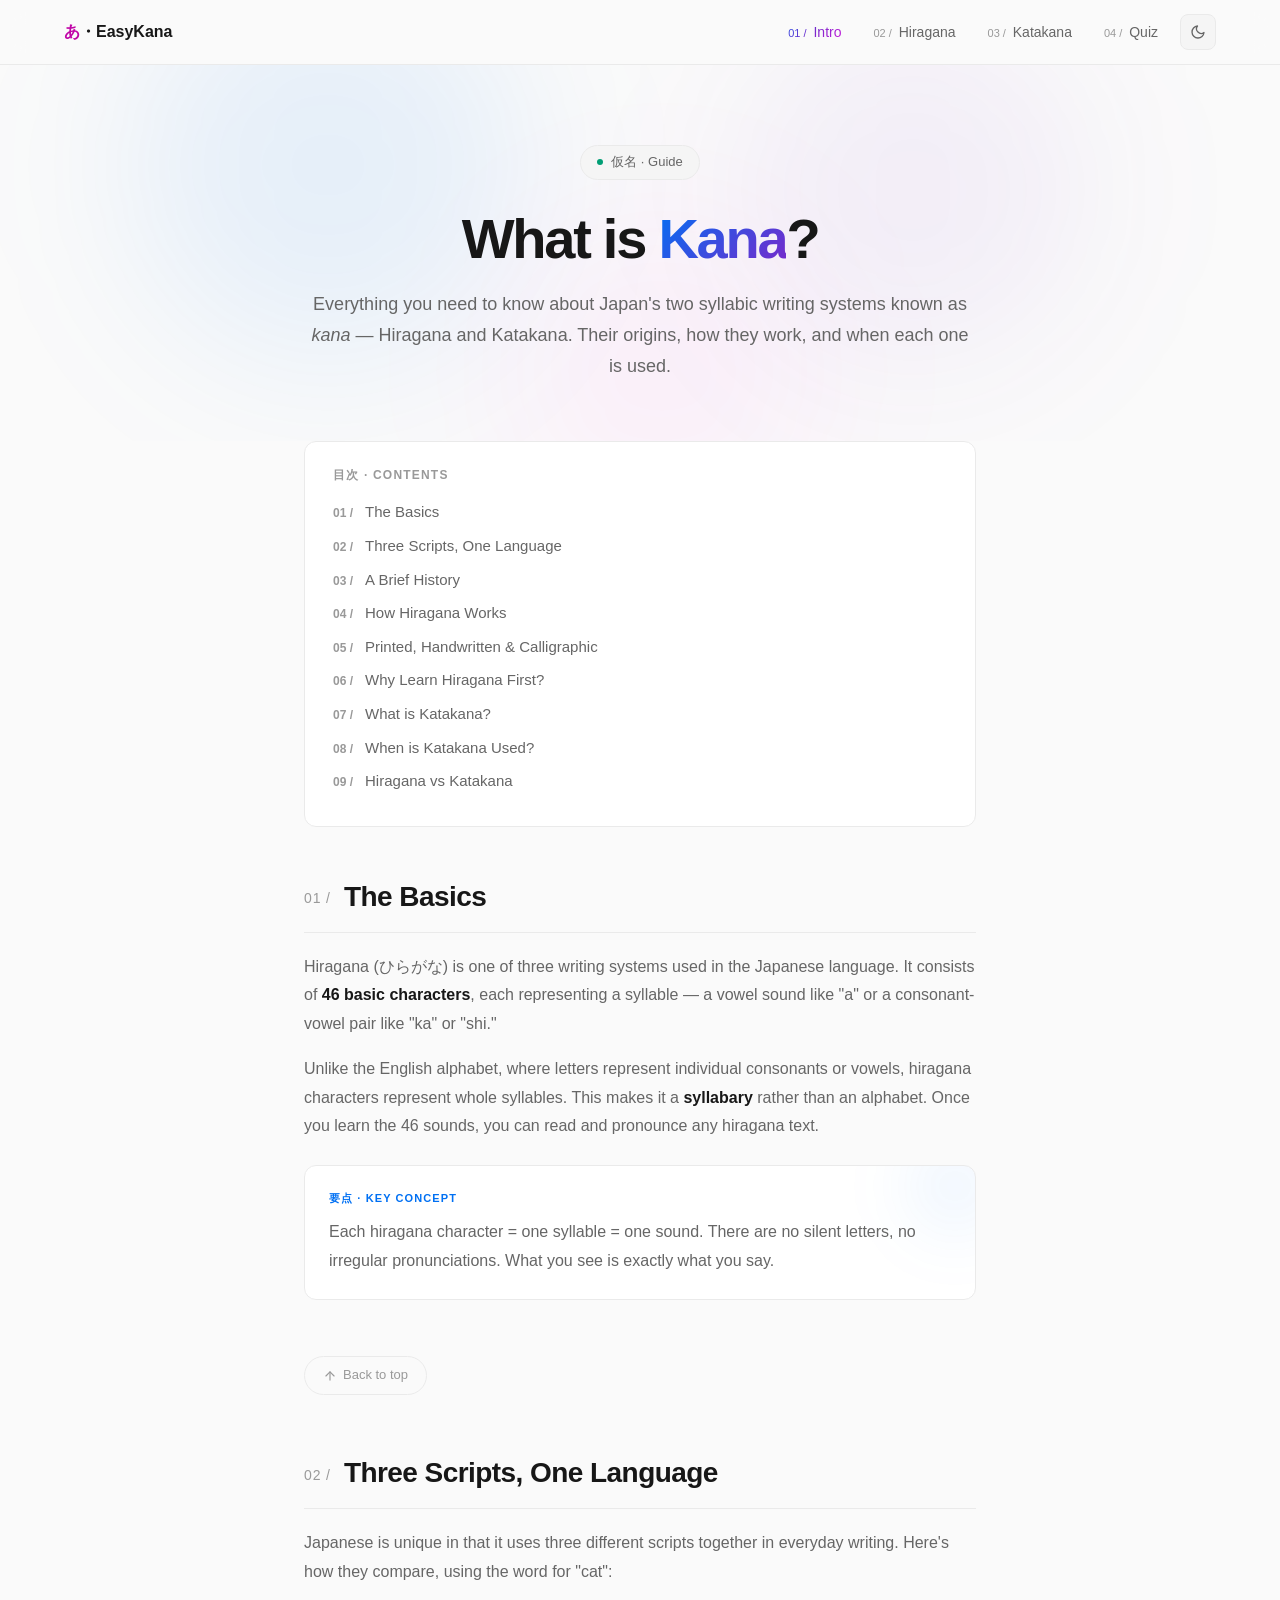
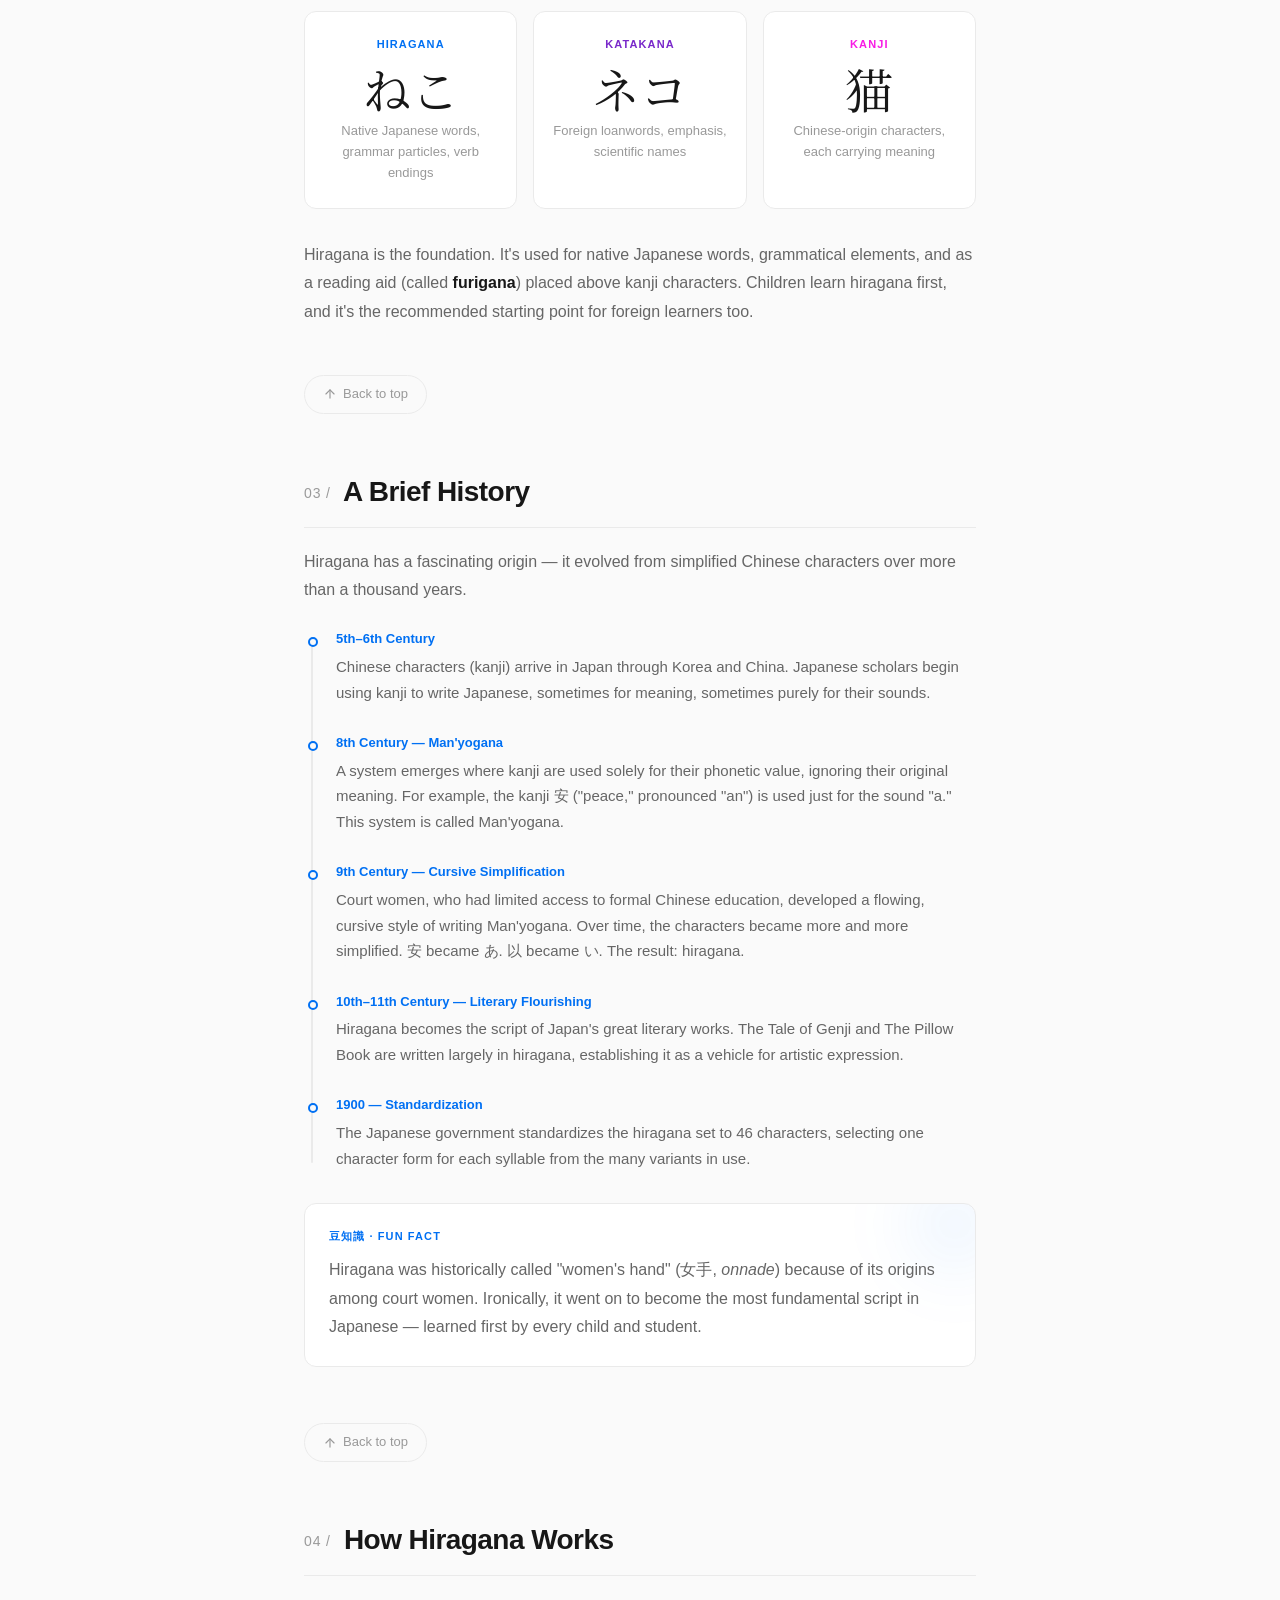
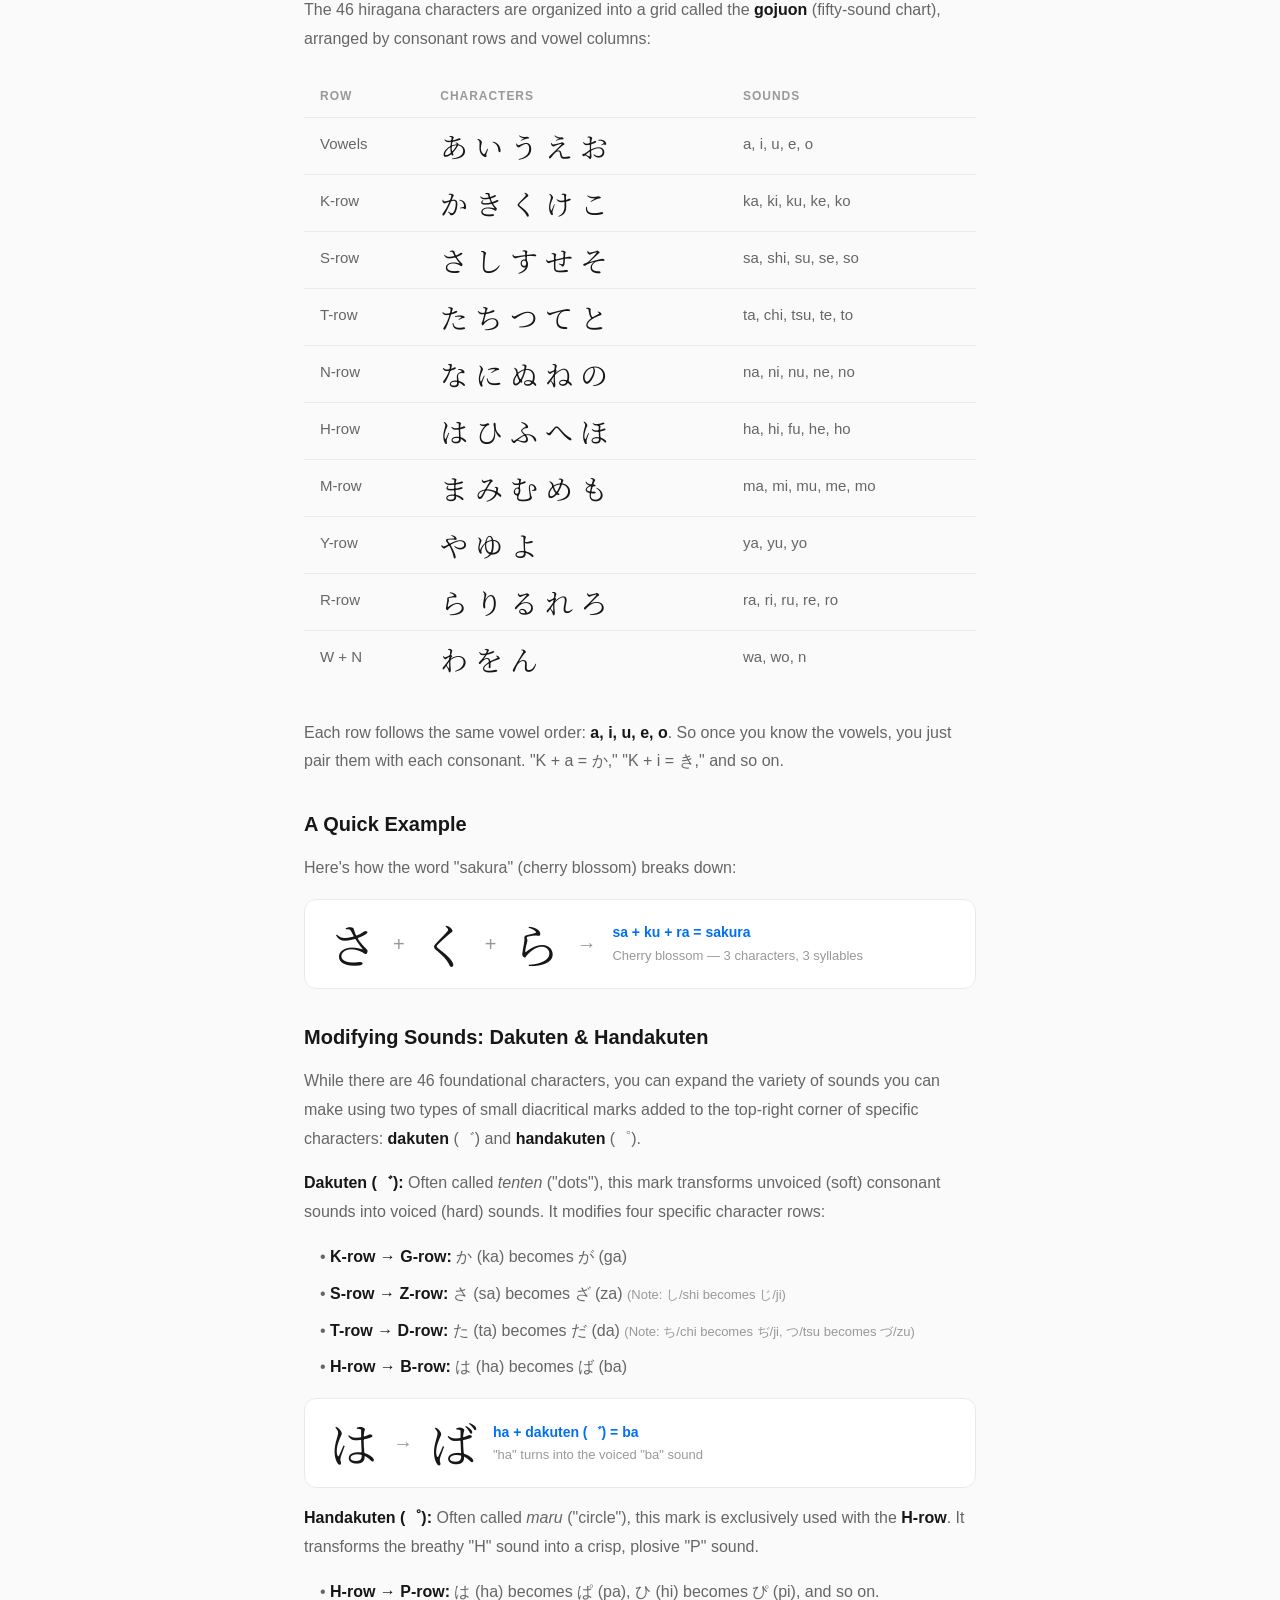
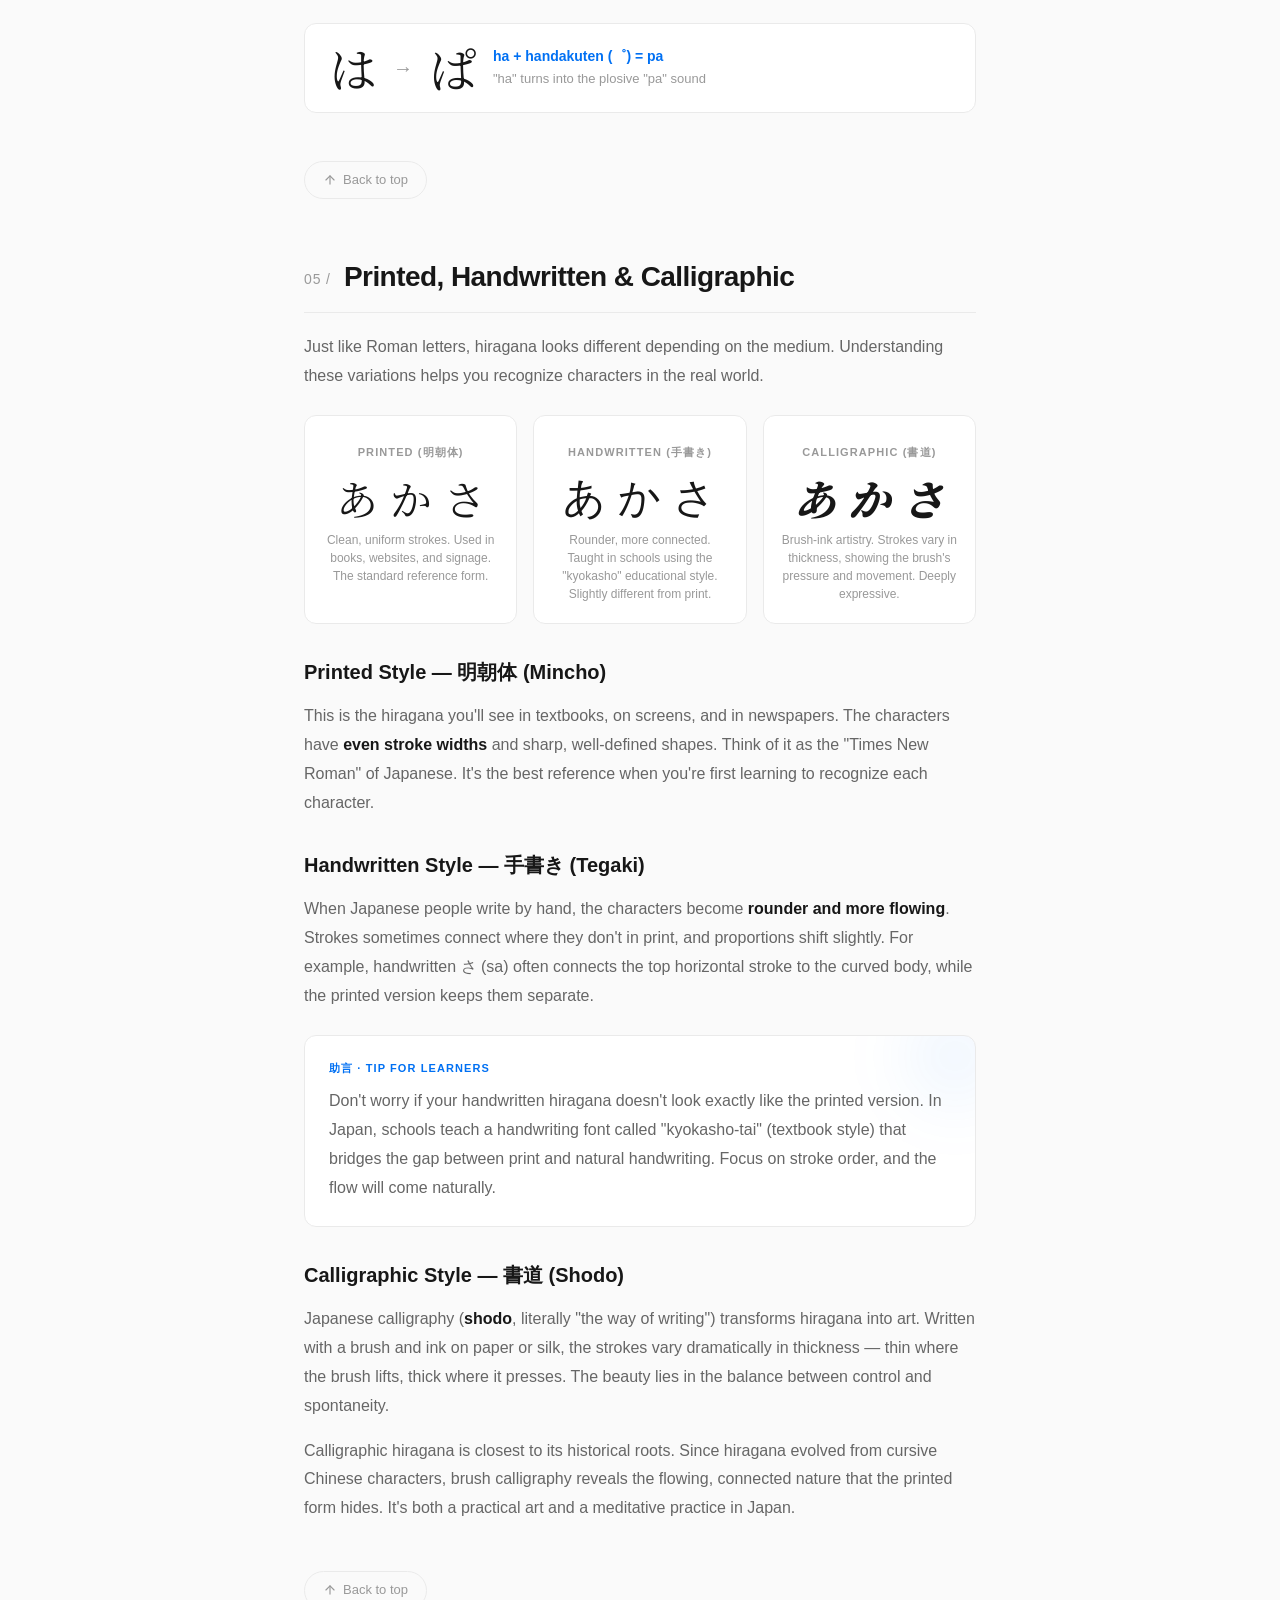
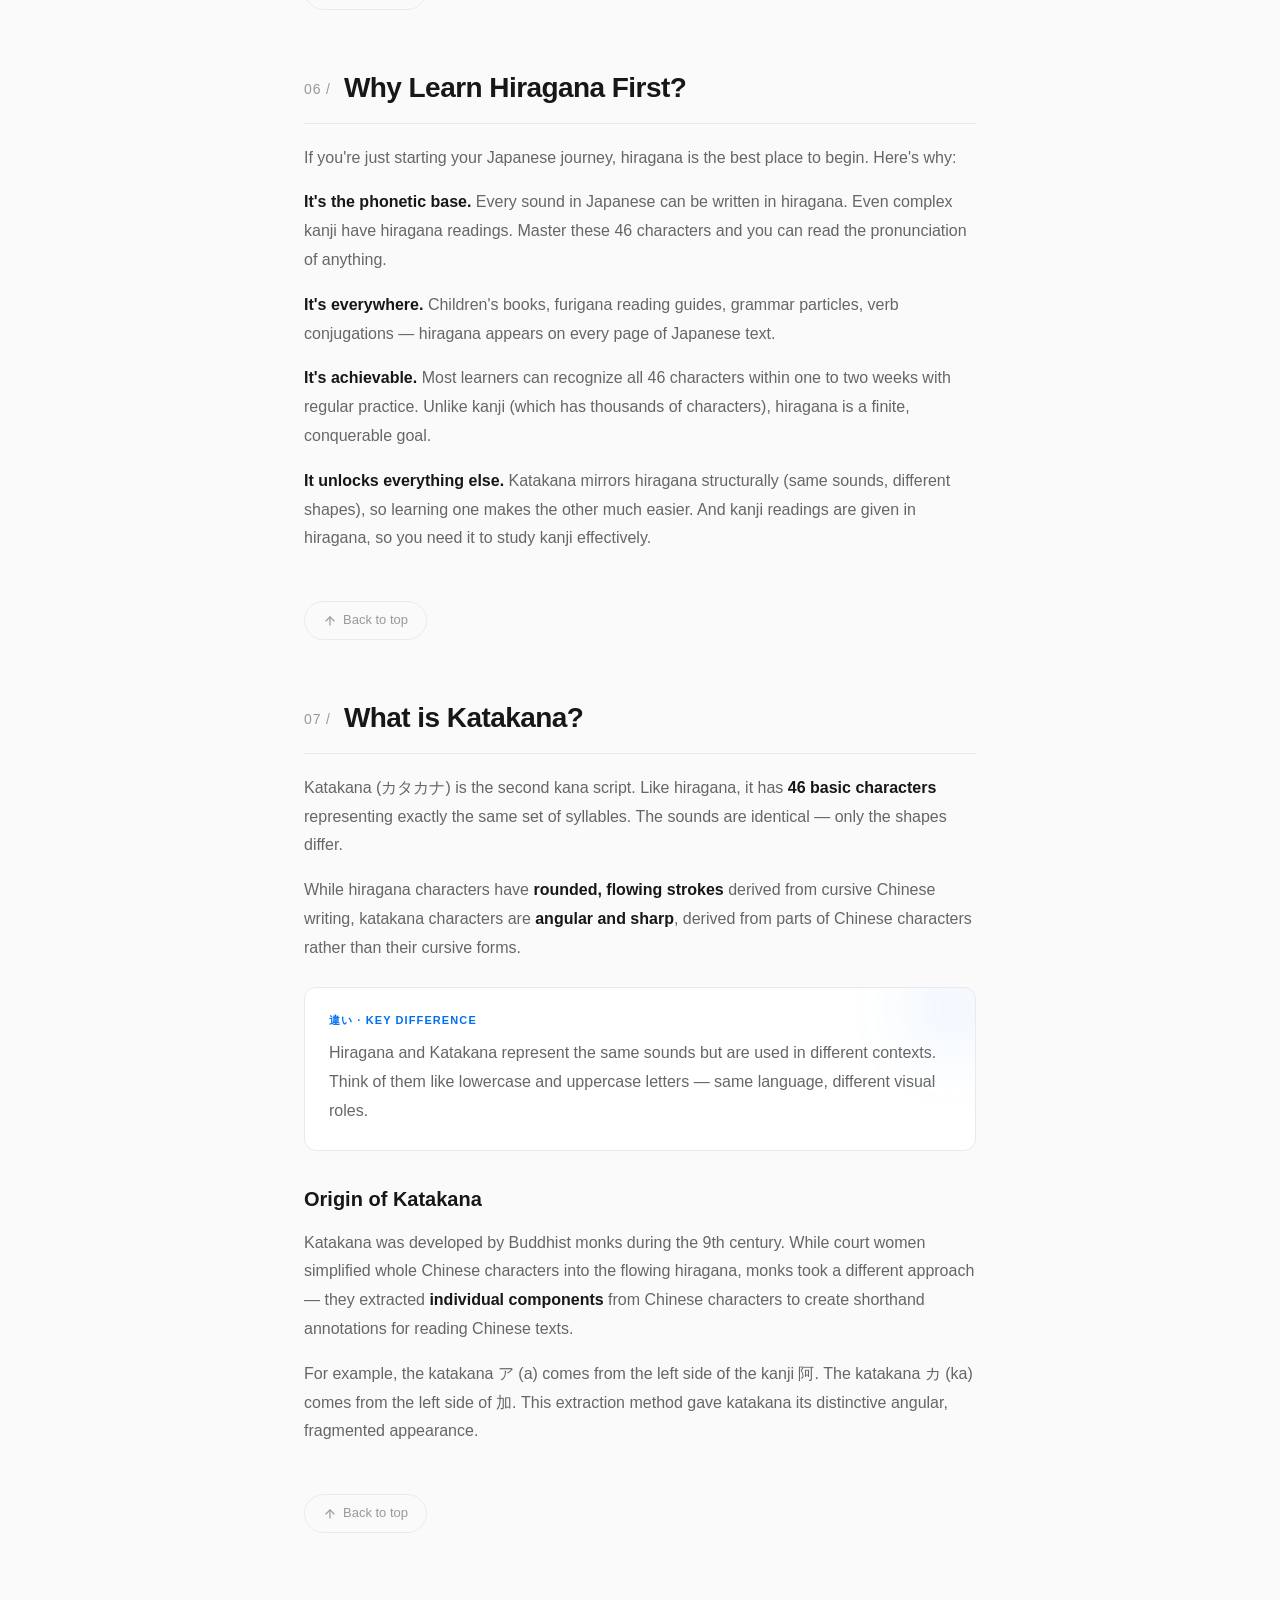
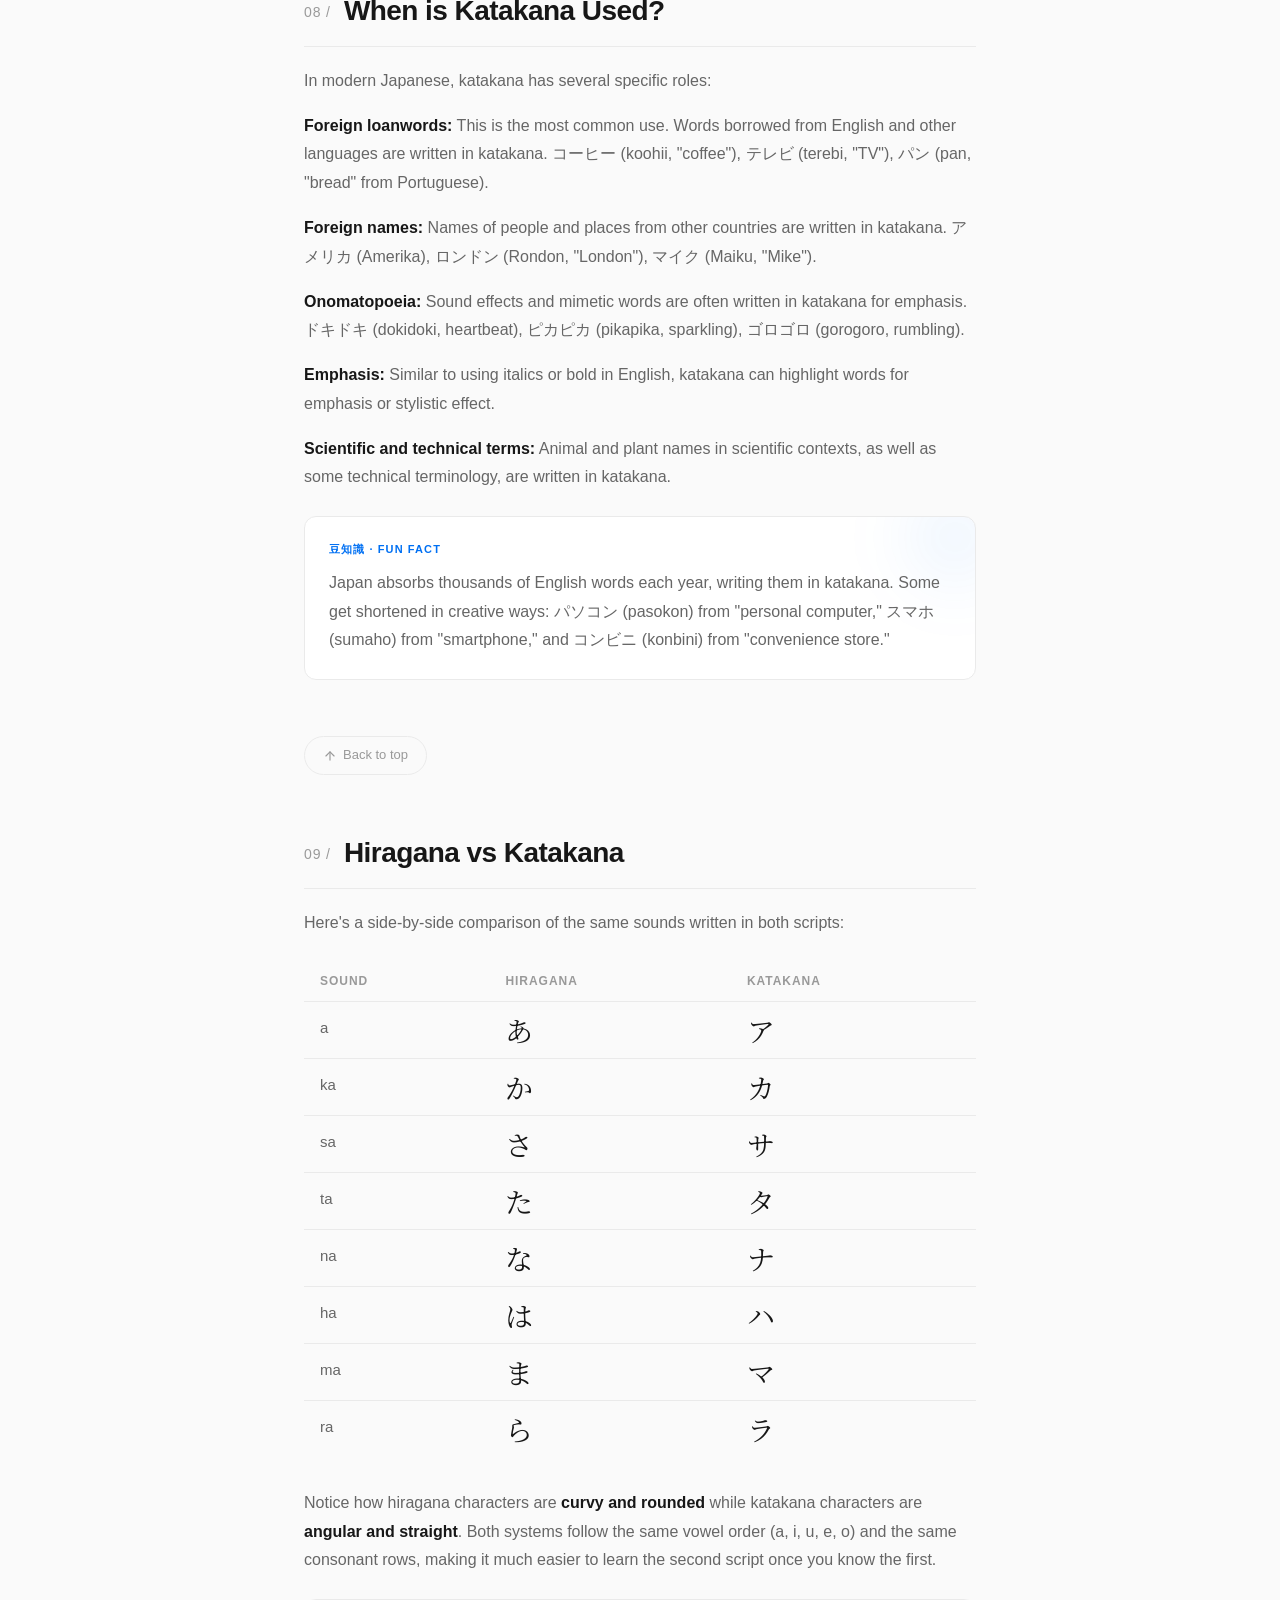
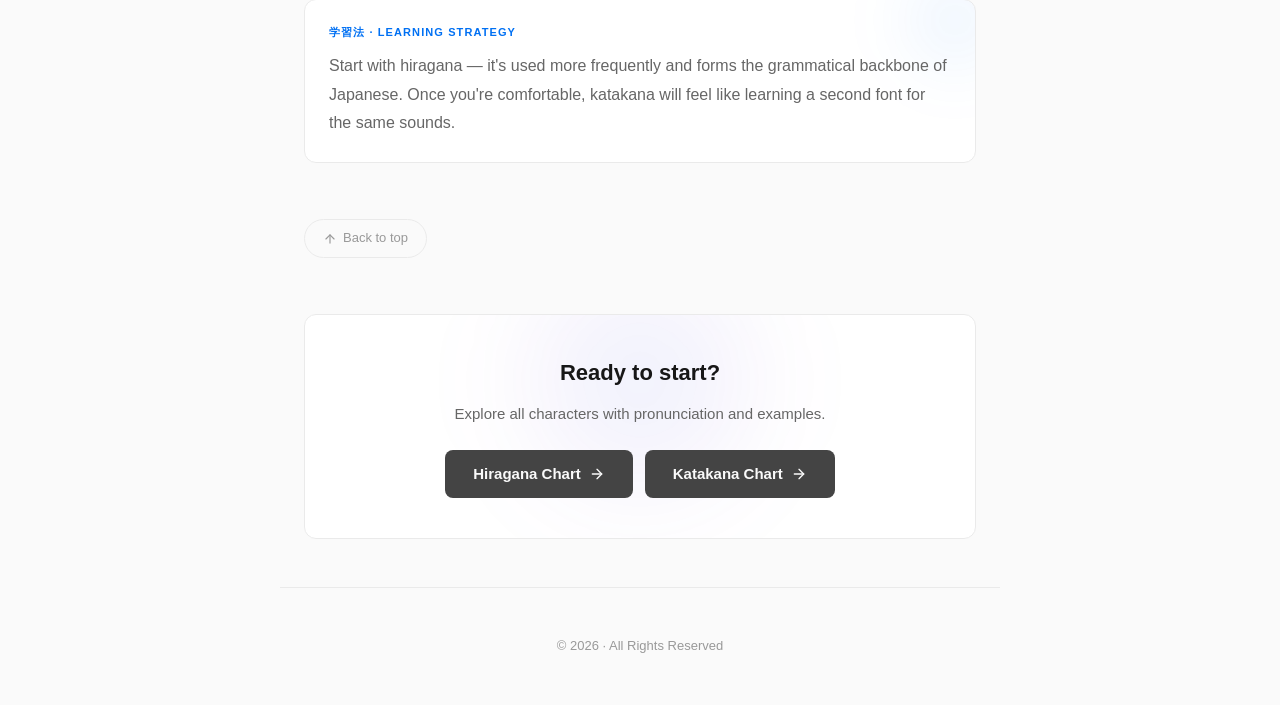
<file: intro.html>
<!DOCTYPE html>
<html lang="en">
<head>
  <meta charset="UTF-8">
  <meta name="viewport" content="width=device-width, initial-scale=1.0">
  <title>About Japanese Kana</title>
  <link rel="stylesheet" href="shared.css?v=6">
  <link rel="icon" href="favicon.svg">
  <style>
    /* ── Article Layout ── */
    .article {
      max-width: 720px;
      margin: 0 auto;
      padding: 0 24px;
    }

    /* ── Hero ── */
    .hero {
      position: relative;
      z-index: 1;
      text-align: center;
      padding: 80px 0 60px;
    }

    .hero-badge {
      display: inline-flex;
      align-items: center;
      gap: 8px;
      padding: 6px 16px;
      border-radius: 999px;
      border: 1px solid var(--border);
      background: var(--bg-secondary);
      font-size: 13px;
      color: var(--text-secondary);
      margin-bottom: 28px;
      backdrop-filter: blur(8px);
    }

    .hero-badge .dot {
      width: 6px;
      height: 6px;
      border-radius: 50%;
      background: var(--accent-cyan);
      animation: pulse-dot 2s ease-in-out infinite;
    }

    .hero h1 {
      font-size: clamp(36px, 5vw, 56px);
      font-weight: 700;
      letter-spacing: -0.04em;
      line-height: 1.1;
      margin-bottom: 20px;
    }

    .hero h1 .gradient-text {
      background: linear-gradient(135deg, var(--accent-blue), var(--accent-violet), var(--accent-pink));
      background-size: 200% 200%;
      animation: gradient-shift 6s ease infinite;
      -webkit-background-clip: text;
      -webkit-text-fill-color: transparent;
      background-clip: text;
    }

    @keyframes gradient-shift {
      0%, 100% { background-position: 0% 50%; }
      50% { background-position: 100% 50%; }
    }

    .hero p {
      font-size: 18px;
      color: var(--text-secondary);
      line-height: 1.7;
    }

    /* ── Table of Contents ── */
    .toc {
      border: 1px solid var(--border);
      border-radius: var(--radius);
      background: var(--bg-card);
      padding: 24px 28px;
      margin: 0 0 48px;
      opacity: 0;
      transform: translateY(16px);
      animation: section-enter 0.5s ease forwards;
      animation-delay: 0.1s;
    }

    @keyframes section-enter {
      to { opacity: 1; transform: translateY(0); }
    }

    .toc-title {
      font-size: 12px;
      font-weight: 600;
      letter-spacing: 0.1em;
      text-transform: uppercase;
      color: var(--text-tertiary);
      margin-bottom: 14px;
    }

    .toc ol {
      list-style: none;
      counter-reset: toc;
    }

    .toc li {
      counter-increment: toc;
      margin-bottom: 8px;
    }

    .toc li::before {
      content: counter(toc, decimal-leading-zero) " /";
      margin-right: 12px;
      font-size: 12px;
      font-weight: 600;
      color: var(--text-tertiary);
      font-variant-numeric: tabular-nums;
    }

    .toc a {
      color: var(--text-secondary);
      text-decoration: none;
      font-size: 15px;
      transition: color var(--transition);
    }

    .toc a:hover {
      color: var(--accent-blue);
    }

    /* ── Sections with staggered entrance ── */
    .section {
      margin-bottom: 56px;
      scroll-margin-top: 80px;
      opacity: 0;
      transform: translateY(20px);
      transition: opacity 0.6s ease, transform 0.6s ease;
    }

    .section.visible {
      opacity: 1;
      transform: translateY(0);
    }

    .section h2 {
      font-size: 28px;
      font-weight: 600;
      letter-spacing: -0.02em;
      margin-bottom: 20px;
      padding-bottom: 12px;
      border-bottom: 1px solid var(--border);
    }

    .section h3 {
      font-size: 20px;
      font-weight: 600;
      margin: 32px 0 14px;
      color: var(--text-primary);
    }

    .section p {
      font-size: 16px;
      color: var(--text-secondary);
      line-height: 1.8;
      margin-bottom: 16px;
    }

    .section p strong {
      color: var(--text-primary);
      font-weight: 600;
    }

    /* ── Highlight Box with glassmorphism ── */
    .highlight-box {
      border: 1px solid var(--border);
      border-radius: var(--radius);
      background: var(--bg-card);
      padding: 24px;
      margin: 24px 0;
      position: relative;
      overflow: hidden;
      transition: box-shadow 0.3s ease;
    }

    .highlight-box::before {
      content: '';
      position: absolute;
      top: -40px;
      right: -40px;
      width: 120px;
      height: 120px;
      background: radial-gradient(circle, var(--hero-glow-1), transparent);
      border-radius: 50%;
      filter: blur(30px);
      pointer-events: none;
    }

    .highlight-box:hover {
      border-color: var(--border-hover);
      box-shadow: 0 8px 30px rgba(0,0,0,0.1), 0 0 15px var(--card-glow);
    }

    .highlight-box .label {
      position: relative;
      font-size: 11px;
      font-weight: 600;
      letter-spacing: 0.1em;
      text-transform: uppercase;
      color: var(--accent-blue);
      margin-bottom: 10px;
    }

    .highlight-box p {
      position: relative;
      margin-bottom: 0;
    }

    /* ── Timeline ── */
    .timeline {
      position: relative;
      padding-left: 32px;
      margin: 24px 0 32px;
    }

    .timeline::before {
      content: '';
      position: absolute;
      left: 7px;
      top: 8px;
      bottom: 8px;
      width: 2px;
      background: var(--border);
      border-radius: 1px;
    }

    .timeline-item {
      position: relative;
      margin-bottom: 28px;
    }

    .timeline-item:last-child {
      margin-bottom: 0;
    }

    .timeline-item::before {
      content: '';
      position: absolute;
      left: -28px;
      top: 8px;
      width: 10px;
      height: 10px;
      border-radius: 50%;
      border: 2px solid var(--accent-blue);
      background: var(--bg);
      animation: pulse-dot 3s ease-in-out infinite;
    }

    .timeline-item:nth-child(2)::before { animation-delay: -0.5s; }
    .timeline-item:nth-child(3)::before { animation-delay: -1s; }
    .timeline-item:nth-child(4)::before { animation-delay: -1.5s; }
    .timeline-item:nth-child(5)::before { animation-delay: -2s; }

    .timeline-date {
      font-size: 13px;
      font-weight: 600;
      color: var(--accent-blue);
      margin-bottom: 4px;
    }

    .timeline-text {
      font-size: 15px;
      color: var(--text-secondary);
      line-height: 1.7;
    }

    /* ── Writing Style Showcase ── */
    .style-grid {
      display: grid;
      grid-template-columns: repeat(3, 1fr);
      gap: 16px;
      margin: 24px 0 32px;
    }

    .style-card {
      border: 1px solid var(--border);
      border-radius: var(--radius);
      background: var(--bg-card);
      padding: 28px 16px 20px;
      text-align: center;
      transition: transform 0.3s cubic-bezier(0.34, 1.56, 0.64, 1), box-shadow 0.3s cubic-bezier(0.34, 1.56, 0.64, 1);
      position: relative;
      overflow: hidden;
    }

    .style-card::before {
      content: '';
      position: absolute;
      inset: -1px;
      border-radius: var(--radius);
      opacity: 0;
      transition: opacity 0.3s ease;
      background: radial-gradient(circle at var(--mouse-x, 50%) var(--mouse-y, 50%), var(--card-glow), transparent 60%);
      pointer-events: none;
    }

    .style-card:hover {
      border-color: var(--border-hover);
      background: var(--bg-card-hover);
      transform: translateY(-4px);
      box-shadow: 0 12px 40px rgba(0,0,0,0.15), 0 0 20px var(--card-glow);
    }

    .style-card:hover::before {
      opacity: 1;
    }

    .style-label {
      position: relative;
      font-size: 11px;
      font-weight: 600;
      letter-spacing: 0.1em;
      text-transform: uppercase;
      color: var(--text-tertiary);
      margin-bottom: 16px;
    }

    .style-chars {
      position: relative;
      display: flex;
      justify-content: center;
      gap: 12px;
      margin-bottom: 12px;
    }

    .style-char {
      font-size: 42px;
      line-height: 1;
      color: var(--text-primary);
      transition: transform 0.3s cubic-bezier(0.34, 1.56, 0.64, 1);
    }

    .style-card:hover .style-char {
      transform: scale(1.1);
    }

    .style-card .style-note {
      position: relative;
      font-size: 12px;
      color: var(--text-tertiary);
      line-height: 1.5;
    }

    /* Printed: clean serif */
    .style-printed .style-char {
      font-family: "Yu Mincho", "Hiragino Mincho Pro", "MS Mincho", "Noto Serif JP", serif;
      font-weight: 400;
    }

    /* Handwritten: rounded, casual feel */
    .style-handwritten .style-char {
      font-family: "Klee One", "Zen Kurenaido", "YuKyokasho", "UD Digi Kyokasho", "Segoe UI", cursive;
      font-weight: 400;
    }

    /* Calligraphic: brush-style bold */
    .style-calligraphic .style-char {
      font-family: "Noto Serif JP", "Yu Mincho", "Hiragino Mincho Pro", serif;
      font-weight: 900;
      font-style: italic;
    }

    /* ── Comparison Table ── */
    .compare-table {
      width: 100%;
      border-collapse: collapse;
      margin: 24px 0 32px;
      font-size: 15px;
    }

    .compare-table th {
      text-align: left;
      font-size: 12px;
      font-weight: 600;
      letter-spacing: 0.08em;
      text-transform: uppercase;
      color: var(--text-tertiary);
      padding: 10px 16px;
      border-bottom: 1px solid var(--border);
    }

    .compare-table td {
      padding: 14px 16px;
      border-bottom: 1px solid var(--border);
      color: var(--text-secondary);
      vertical-align: top;
    }

    .compare-table tr:last-child td {
      border-bottom: none;
    }

    .compare-table .jp {
      font-family: "Yu Mincho", "Hiragino Mincho Pro", "MS Mincho", "Noto Serif JP", serif;
      font-size: 28px;
      color: var(--text-primary);
      line-height: 1;
    }

    /* ── Inline Example Pair ── */
    .example-pair {
      display: flex;
      align-items: center;
      gap: 16px;
      border: 1px solid var(--border);
      border-radius: var(--radius);
      background: var(--bg-card);
      padding: 20px 24px;
      margin: 16px 0;
      transition: transform 0.3s ease, box-shadow 0.3s ease;
    }

    .example-pair:hover {
      border-color: var(--border-hover);
      box-shadow: 0 8px 30px rgba(0,0,0,0.1), 0 0 15px var(--card-glow);
      transform: translateY(-2px);
    }

    .example-pair .char {
      font-family: "Yu Mincho", "Hiragino Mincho Pro", "MS Mincho", "Noto Serif JP", serif;
      font-size: 48px;
      line-height: 1;
      color: var(--text-primary);
      flex-shrink: 0;
    }

    .example-pair .arrow {
      color: var(--text-tertiary);
      flex-shrink: 0;
      font-size: 20px;
    }

    .example-pair .detail {
      flex: 1;
    }

    .example-pair .detail .romaji {
      font-size: 14px;
      font-weight: 600;
      color: var(--accent-blue);
      margin-bottom: 2px;
    }

    .example-pair .detail .meaning {
      font-size: 13px;
      color: var(--text-tertiary);
    }

    /* ── Big 3-script comparison ── */
    .scripts-row {
      display: grid;
      grid-template-columns: repeat(3, 1fr);
      gap: 16px;
      margin: 24px 0 32px;
    }

    .script-block {
      border: 1px solid var(--border);
      border-radius: var(--radius);
      background: var(--bg-card);
      padding: 24px 16px;
      text-align: center;
      transition: transform 0.3s cubic-bezier(0.34, 1.56, 0.64, 1), box-shadow 0.3s cubic-bezier(0.34, 1.56, 0.64, 1);
      position: relative;
      overflow: hidden;
    }

    .script-block::before {
      content: '';
      position: absolute;
      inset: -1px;
      border-radius: var(--radius);
      opacity: 0;
      transition: opacity 0.3s ease;
      background: radial-gradient(circle at var(--mouse-x, 50%) var(--mouse-y, 50%), var(--card-glow), transparent 60%);
      pointer-events: none;
    }

    .script-block:hover {
      border-color: var(--border-hover);
      transform: translateY(-4px);
      box-shadow: 0 12px 40px rgba(0,0,0,0.15), 0 0 20px var(--card-glow);
    }

    .script-block:hover::before {
      opacity: 1;
    }

    .script-block .script-label {
      position: relative;
      font-size: 11px;
      font-weight: 600;
      letter-spacing: 0.1em;
      text-transform: uppercase;
      margin-bottom: 12px;
    }

    .script-block:nth-child(1) .script-label { color: var(--accent-blue); }
    .script-block:nth-child(2) .script-label { color: var(--accent-violet); }
    .script-block:nth-child(3) .script-label { color: var(--accent-pink); }

    .script-block .script-char {
      position: relative;
      font-family: "Yu Mincho", "Hiragino Mincho Pro", "MS Mincho", "Noto Serif JP", serif;
      font-size: 48px;
      color: var(--text-primary);
      line-height: 1;
      margin-bottom: 8px;
      transition: transform 0.3s cubic-bezier(0.34, 1.56, 0.64, 1);
    }

    .script-block:hover .script-char {
      transform: scale(1.1);
    }

    .script-block .script-note {
      position: relative;
      font-size: 13px;
      color: var(--text-tertiary);
    }

    /* ── CTA Banner with glassmorphism ── */
    .cta-banner {
      border: 1px solid var(--border);
      border-radius: var(--radius);
      background: var(--bg-card);
      padding: 40px;
      text-align: center;
      margin: 48px 0;
      position: relative;
      overflow: hidden;
      transition: box-shadow 0.3s ease;
    }

    .cta-banner::before {
      content: '';
      position: absolute;
      top: -60px;
      left: 50%;
      transform: translateX(-50%);
      width: 250px;
      height: 250px;
      background: radial-gradient(circle, var(--hero-glow-1), var(--hero-glow-2), transparent);
      border-radius: 50%;
      filter: blur(50px);
      pointer-events: none;
    }

    .cta-banner:hover {
      border-color: var(--border-hover);
      box-shadow: 0 12px 40px rgba(0,0,0,0.15), 0 0 30px var(--card-glow);
    }

    .cta-banner h3 {
      position: relative;
      font-size: 22px;
      font-weight: 600;
      margin-bottom: 12px;
      color: var(--text-primary);
    }

    .cta-banner p {
      position: relative;
      color: var(--text-secondary);
      font-size: 15px;
      margin-bottom: 24px;
    }

    .cta-btn {
      position: relative;
      display: inline-flex;
      align-items: center;
      gap: 8px;
      padding: 12px 28px;
      border-radius: 8px;
      border: none;
      background: var(--accent);
      color: var(--bg);
      font-size: 15px;
      font-weight: 600;
      font-family: inherit;
      text-decoration: none;
      cursor: pointer;
      transition: transform var(--transition), box-shadow var(--transition);
    }

    .cta-btn:hover {
      opacity: 0.85;
      transform: translateY(-1px);
    }

    .cta-btn svg {
      width: 16px;
      height: 16px;
    }

    /* ── Back to Top Button ── */
    .back-to-top {
      display: inline-flex;
      align-items: center;
      gap: 6px;
      margin-top: 32px;
      padding: 8px 18px;
      border-radius: 999px;
      border: 1px solid var(--border);
      background: transparent;
      color: var(--text-tertiary);
      font-size: 13px;
      font-family: inherit;
      cursor: pointer;
      text-decoration: none;
      transition: transform 0.25s ease, box-shadow 0.25s ease;
    }

    .back-to-top:hover {
      color: var(--accent-blue);
      border-color: var(--accent-blue);
      background: rgba(0,112,243,0.08);
      transform: translateY(-2px);
    }

    .back-to-top svg {
      width: 14px;
      height: 14px;
    }

    footer { max-width: 720px; }

    /* ── Responsive ── */
    @media (max-width: 768px) {
      .hero { padding: 48px 0 40px; }
      .hero h1 { font-size: 32px; }
      .style-grid { grid-template-columns: 1fr; }
      .scripts-row { grid-template-columns: 1fr; }
      .cta-banner { padding: 28px 20px; }
    }

    @media (max-width: 480px) {
      .style-grid { gap: 10px; }
      .example-pair { flex-direction: column; text-align: center; gap: 8px; }
      .example-pair .arrow { transform: rotate(90deg); }
    }
  </style>
</head>
<body>

  <!-- Navigation -->
  <nav>
    <div class="nav-inner">
      <a href="index.html" class="logo">
        <span><span style="color:#c005a7">あ</span>・EasyKana</span>
      </a>
      <div class="nav-right">
        <ul class="nav-links">
          <li><a href="intro.html" class="active"><span class="num">01 /</span> Intro</a></li>
          <li><a href="hiragana.html"><span class="num">02 /</span> Hiragana</a></li>
          <li><a href="katakana.html"><span class="num">03 /</span> Katakana</a></li>
          <li><a href="quiz.html"><span class="num">04 /</span> Quiz</a></li>
        </ul>
        <button class="hamburger" id="hamburger" aria-label="Toggle menu">
          <svg class="icon-menu" viewBox="0 0 24 24"><line x1="3" y1="6" x2="21" y2="6"/><line x1="3" y1="12" x2="21" y2="12"/><line x1="3" y1="18" x2="21" y2="18"/></svg>
          <svg class="icon-close" viewBox="0 0 24 24"><line x1="18" y1="6" x2="6" y2="18"/><line x1="6" y1="6" x2="18" y2="18"/></svg>
        </button>
        <button class="theme-toggle" id="themeToggle" title="Toggle light/dark mode" aria-label="Toggle theme">
          <svg class="icon-moon" width="16" height="16" viewBox="0 0 24 24" fill="none" stroke="currentColor" stroke-width="2" stroke-linecap="round" stroke-linejoin="round">
            <path d="M21 12.79A9 9 0 1 1 11.21 3 7 7 0 0 0 21 12.79z"/>
          </svg>
          <svg class="icon-sun" width="16" height="16" viewBox="0 0 24 24" fill="none" stroke="currentColor" stroke-width="2" stroke-linecap="round" stroke-linejoin="round">
            <circle cx="12" cy="12" r="5"/><line x1="12" y1="1" x2="12" y2="3"/><line x1="12" y1="21" x2="12" y2="23"/><line x1="4.22" y1="4.22" x2="5.64" y2="5.64"/><line x1="18.36" y1="18.36" x2="19.78" y2="19.78"/><line x1="1" y1="12" x2="3" y2="12"/><line x1="21" y1="12" x2="23" y2="12"/><line x1="4.22" y1="19.78" x2="5.64" y2="18.36"/><line x1="18.36" y1="5.64" x2="19.78" y2="4.22"/>
          </svg>
        </button>
      </div>
    </div>
  </nav>
  <div class="mobile-menu" id="mobileMenu">
    <a href="intro.html" class="active">Intro</a>
    <a href="hiragana.html">Hiragana</a>
    <a href="katakana.html">Katakana</a>
    <a href="quiz.html">Quiz</a>
  </div>
  <script>
    document.getElementById('hamburger').addEventListener('click', function() {
      this.classList.toggle('active');
      document.getElementById('mobileMenu').classList.toggle('active');
    });
    document.getElementById('hamburger').addEventListener('touchend', function(e) {
      e.preventDefault();
      this.classList.toggle('active');
      document.getElementById('mobileMenu').classList.toggle('active');
    });
  </script>

  <!-- Hero with animated background orbs -->
  <div class="hero-wrap">
    <div class="hero-bg">
      <div class="orb orb-1"></div>
      <div class="orb orb-2"></div>
      <div class="orb orb-3"></div>
    </div>
    <div class="article">
      <section class="hero">
        <div class="hero-badge">
          <span class="dot"></span>
          仮名 · Guide
        </div>
        <h1>What is <span class="gradient-text">Kana</span>?</h1>
        <p>Everything you need to know about Japan's two syllabic writing systems known as <em>kana</em> &mdash; Hiragana and Katakana. Their origins, how they work, and when each one is used.</p>
      </section>
    </div>
  </div>

  <div class="article">

    <!-- Table of Contents -->
    <div class="toc">
      <div class="toc-title">目次 · Contents</div>
      <ol>
        <li><a href="#basics">The Basics</a></li>
        <li><a href="#three-scripts">Three Scripts, One Language</a></li>
        <li><a href="#history">A Brief History</a></li>
        <li><a href="#how-it-works">How Hiragana Works</a></li>
        <li><a href="#visual-styles">Printed, Handwritten &amp; Calligraphic</a></li>
        <li><a href="#why-learn">Why Learn Hiragana First?</a></li>
        <li><a href="#katakana">What is Katakana?</a></li>
        <li><a href="#katakana-usage">When is Katakana Used?</a></li>
        <li><a href="#comparing">Hiragana vs Katakana</a></li>
      </ol>
    </div>

    <!-- Section 1: Basics -->
    <section class="section" id="basics">
      <h2><span class="sec-num">01 /</span> The Basics</h2>
      <p>Hiragana (ひらがな) is one of three writing systems used in the Japanese language. It consists of <strong>46 basic characters</strong>, each representing a syllable &mdash; a vowel sound like "a" or a consonant-vowel pair like "ka" or "shi."</p>
      <p>Unlike the English alphabet, where letters represent individual consonants or vowels, hiragana characters represent whole syllables. This makes it a <strong>syllabary</strong> rather than an alphabet. Once you learn the 46 sounds, you can read and pronounce any hiragana text.</p>

      <div class="highlight-box">
        <div class="label">要点 · Key Concept</div>
        <p>Each hiragana character = one syllable = one sound. There are no silent letters, no irregular pronunciations. What you see is exactly what you say.</p>
      </div>
      <a href="#" onclick="event.preventDefault(); window.scrollTo({top: 0, behavior: 'smooth'});" class="back-to-top">
        <svg viewBox="0 0 24 24" fill="none" stroke="currentColor" stroke-width="2" stroke-linecap="round" stroke-linejoin="round"><line x1="12" y1="19" x2="12" y2="5"/><polyline points="5 12 12 5 19 12"/></svg>
        Back to top
      </a>
    </section>

    <!-- Section 2: Three Scripts -->
    <section class="section" id="three-scripts">
      <h2><span class="sec-num">02 /</span> Three Scripts, One Language</h2>
      <p>Japanese is unique in that it uses three different scripts together in everyday writing. Here's how they compare, using the word for "cat":</p>

      <div class="scripts-row">
        <div class="script-block">
          <div class="script-label">Hiragana</div>
          <div class="script-char">ねこ</div>
          <div class="script-note">Native Japanese words, grammar particles, verb endings</div>
        </div>
        <div class="script-block">
          <div class="script-label">Katakana</div>
          <div class="script-char">ネコ</div>
          <div class="script-note">Foreign loanwords, emphasis, scientific names</div>
        </div>
        <div class="script-block">
          <div class="script-label">Kanji</div>
          <div class="script-char">猫</div>
          <div class="script-note">Chinese-origin characters, each carrying meaning</div>
        </div>
      </div>

      <p>Hiragana is the foundation. It's used for native Japanese words, grammatical elements, and as a reading aid (called <strong>furigana</strong>) placed above kanji characters. Children learn hiragana first, and it's the recommended starting point for foreign learners too.</p>
      <a href="#" onclick="event.preventDefault(); window.scrollTo({top: 0, behavior: 'smooth'});" class="back-to-top">
        <svg viewBox="0 0 24 24" fill="none" stroke="currentColor" stroke-width="2" stroke-linecap="round" stroke-linejoin="round"><line x1="12" y1="19" x2="12" y2="5"/><polyline points="5 12 12 5 19 12"/></svg>
        Back to top
      </a>
    </section>

    <!-- Section 3: History -->
    <section class="section" id="history">
      <h2><span class="sec-num">03 /</span> A Brief History</h2>
      <p>Hiragana has a fascinating origin &mdash; it evolved from simplified Chinese characters over more than a thousand years.</p>

      <div class="timeline">
        <div class="timeline-item">
          <div class="timeline-date">5th&ndash;6th Century</div>
          <div class="timeline-text">Chinese characters (kanji) arrive in Japan through Korea and China. Japanese scholars begin using kanji to write Japanese, sometimes for meaning, sometimes purely for their sounds.</div>
        </div>
        <div class="timeline-item">
          <div class="timeline-date">8th Century &mdash; Man'yogana</div>
          <div class="timeline-text">A system emerges where kanji are used solely for their phonetic value, ignoring their original meaning. For example, the kanji 安 ("peace," pronounced "an") is used just for the sound "a." This system is called Man'yogana.</div>
        </div>
        <div class="timeline-item">
          <div class="timeline-date">9th Century &mdash; Cursive Simplification</div>
          <div class="timeline-text">Court women, who had limited access to formal Chinese education, developed a flowing, cursive style of writing Man'yogana. Over time, the characters became more and more simplified. 安 became あ. 以 became い. The result: hiragana.</div>
        </div>
        <div class="timeline-item">
          <div class="timeline-date">10th&ndash;11th Century &mdash; Literary Flourishing</div>
          <div class="timeline-text">Hiragana becomes the script of Japan's great literary works. The Tale of Genji and The Pillow Book are written largely in hiragana, establishing it as a vehicle for artistic expression.</div>
        </div>
        <div class="timeline-item">
          <div class="timeline-date">1900 &mdash; Standardization</div>
          <div class="timeline-text">The Japanese government standardizes the hiragana set to 46 characters, selecting one character form for each syllable from the many variants in use.</div>
        </div>
      </div>

      <div class="highlight-box">
        <div class="label">豆知識 · Fun Fact</div>
        <p>Hiragana was historically called "women's hand" (女手, <em>onnade</em>) because of its origins among court women. Ironically, it went on to become the most fundamental script in Japanese &mdash; learned first by every child and student.</p>
      </div>
      <a href="#" onclick="event.preventDefault(); window.scrollTo({top: 0, behavior: 'smooth'});" class="back-to-top">
        <svg viewBox="0 0 24 24" fill="none" stroke="currentColor" stroke-width="2" stroke-linecap="round" stroke-linejoin="round"><line x1="12" y1="19" x2="12" y2="5"/><polyline points="5 12 12 5 19 12"/></svg>
        Back to top
      </a>
    </section>

    <!-- Section 4: How It Works -->
    <section class="section" id="how-it-works">
      <h2><span class="sec-num">04 /</span> How Hiragana Works</h2>
      <p>The 46 hiragana characters are organized into a grid called the <strong>gojuon</strong> (fifty-sound chart), arranged by consonant rows and vowel columns:</p>

      <table class="compare-table">
        <thead>
          <tr>
            <th>Row</th>
            <th>Characters</th>
            <th>Sounds</th>
          </tr>
        </thead>
        <tbody>
          <tr>
            <td>Vowels</td>
            <td class="jp">あ い う え お</td>
            <td>a, i, u, e, o</td>
          </tr>
          <tr>
            <td>K-row</td>
            <td class="jp">か き く け こ</td>
            <td>ka, ki, ku, ke, ko</td>
          </tr>
          <tr>
            <td>S-row</td>
            <td class="jp">さ し す せ そ</td>
            <td>sa, shi, su, se, so</td>
          </tr>
          <tr>
            <td>T-row</td>
            <td class="jp">た ち つ て と</td>
            <td>ta, chi, tsu, te, to</td>
          </tr>
          <tr>
            <td>N-row</td>
            <td class="jp">な に ぬ ね の</td>
            <td>na, ni, nu, ne, no</td>
          </tr>
          <tr>
            <td>H-row</td>
            <td class="jp">は ひ ふ へ ほ</td>
            <td>ha, hi, fu, he, ho</td>
          </tr>
          <tr>
            <td>M-row</td>
            <td class="jp">ま み む め も</td>
            <td>ma, mi, mu, me, mo</td>
          </tr>
          <tr>
            <td>Y-row</td>
            <td class="jp">や ゆ よ</td>
            <td>ya, yu, yo</td>
          </tr>
          <tr>
            <td>R-row</td>
            <td class="jp">ら り る れ ろ</td>
            <td>ra, ri, ru, re, ro</td>
          </tr>
          <tr>
            <td>W + N</td>
            <td class="jp">わ を ん</td>
            <td>wa, wo, n</td>
          </tr>
        </tbody>
      </table>

      <p>Each row follows the same vowel order: <strong>a, i, u, e, o</strong>. So once you know the vowels, you just pair them with each consonant. "K + a = か," "K + i = き," and so on.</p>

      <h3>A Quick Example</h3>
      <p>Here's how the word "sakura" (cherry blossom) breaks down:</p>

      <div class="example-pair">
        <div class="char">さ</div>
        <div class="arrow">&plus;</div>
        <div class="char">く</div>
        <div class="arrow">&plus;</div>
        <div class="char">ら</div>
        <div class="arrow">&rarr;</div>
        <div class="detail">
          <div class="romaji">sa + ku + ra = sakura</div>
          <div class="meaning">Cherry blossom &mdash; 3 characters, 3 syllables</div>
        </div>
      </div>

      <h3>Modifying Sounds: Dakuten &amp; Handakuten</h3>
      <p>While there are 46 foundational characters, you can expand the variety of sounds you can make using two types of small diacritical marks added to the top-right corner of specific characters: <strong>dakuten</strong> (゛) and <strong>handakuten</strong> (゜).</p>
      
      <p><strong>Dakuten (゛):</strong> Often called <em>tenten</em> ("dots"), this mark transforms unvoiced (soft) consonant sounds into voiced (hard) sounds. It modifies four specific character rows:</p>
      <p style="margin-left: 16px; margin-bottom: 8px; color: var(--text-secondary);">&bull; <strong>K-row &rarr; G-row:</strong> か (ka) becomes が (ga)</p>
      <p style="margin-left: 16px; margin-bottom: 8px; color: var(--text-secondary);">&bull; <strong>S-row &rarr; Z-row:</strong> さ (sa) becomes ざ (za) <span style="font-size: 13px; color: var(--text-tertiary);">(Note: し/shi becomes じ/ji)</span></p>
      <p style="margin-left: 16px; margin-bottom: 8px; color: var(--text-secondary);">&bull; <strong>T-row &rarr; D-row:</strong> た (ta) becomes だ (da) <span style="font-size: 13px; color: var(--text-tertiary);">(Note: ち/chi becomes ぢ/ji, つ/tsu becomes づ/zu)</span></p>
      <p style="margin-left: 16px; margin-bottom: 16px; color: var(--text-secondary);">&bull; <strong>H-row &rarr; B-row:</strong> は (ha) becomes ば (ba)</p>

      <div class="example-pair">
        <div class="char">は</div>
        <div class="arrow">&rarr;</div>
        <div class="char">ば</div>
        <div class="detail">
          <div class="romaji">ha + dakuten (゛) = ba</div>
          <div class="meaning">"ha" turns into the voiced "ba" sound</div>
        </div>
      </div>

      <p><strong>Handakuten (゜):</strong> Often called <em>maru</em> ("circle"), this mark is exclusively used with the <strong>H-row</strong>. It transforms the breathy "H" sound into a crisp, plosive "P" sound.</p>
      <p style="margin-left: 16px; margin-bottom: 16px; color: var(--text-secondary);">&bull; <strong>H-row &rarr; P-row:</strong> は (ha) becomes ぱ (pa), ひ (hi) becomes ぴ (pi), and so on.</p>

      <div class="example-pair">
        <div class="char">は</div>
        <div class="arrow">&rarr;</div>
        <div class="char">ぱ</div>
        <div class="detail">
          <div class="romaji">ha + handakuten (゜) = pa</div>
          <div class="meaning">"ha" turns into the plosive "pa" sound</div>
        </div>
      </div>
      <a href="#" onclick="event.preventDefault(); window.scrollTo({top: 0, behavior: 'smooth'});" class="back-to-top">
        <svg viewBox="0 0 24 24" fill="none" stroke="currentColor" stroke-width="2" stroke-linecap="round" stroke-linejoin="round"><line x1="12" y1="19" x2="12" y2="5"/><polyline points="5 12 12 5 19 12"/></svg>
        Back to top
      </a>
    </section>

    <!-- Section 5: Visual Styles -->
    <section class="section" id="visual-styles">
      <h2><span class="sec-num">05 /</span> Printed, Handwritten &amp; Calligraphic</h2>
      <p>Just like Roman letters, hiragana looks different depending on the medium. Understanding these variations helps you recognize characters in the real world.</p>

      <div class="style-grid">
        <div class="style-card style-printed">
          <div class="style-label">Printed (明朝体)</div>
          <div class="style-chars">
            <div class="style-char">あ</div>
            <div class="style-char">か</div>
            <div class="style-char">さ</div>
          </div>
          <div class="style-note">Clean, uniform strokes. Used in books, websites, and signage. The standard reference form.</div>
        </div>
        <div class="style-card style-handwritten">
          <div class="style-label">Handwritten (手書き)</div>
          <div class="style-chars">
            <div class="style-char">あ</div>
            <div class="style-char">か</div>
            <div class="style-char">さ</div>
          </div>
          <div class="style-note">Rounder, more connected. Taught in schools using the "kyokasho" educational style. Slightly different from print.</div>
        </div>
        <div class="style-card style-calligraphic">
          <div class="style-label">Calligraphic (書道)</div>
          <div class="style-chars">
            <div class="style-char">あ</div>
            <div class="style-char">か</div>
            <div class="style-char">さ</div>
          </div>
          <div class="style-note">Brush-ink artistry. Strokes vary in thickness, showing the brush's pressure and movement. Deeply expressive.</div>
        </div>
      </div>

      <h3>Printed Style &mdash; 明朝体 (Mincho)</h3>
      <p>This is the hiragana you'll see in textbooks, on screens, and in newspapers. The characters have <strong>even stroke widths</strong> and sharp, well-defined shapes. Think of it as the "Times New Roman" of Japanese. It's the best reference when you're first learning to recognize each character.</p>

      <h3>Handwritten Style &mdash; 手書き (Tegaki)</h3>
      <p>When Japanese people write by hand, the characters become <strong>rounder and more flowing</strong>. Strokes sometimes connect where they don't in print, and proportions shift slightly. For example, handwritten さ (sa) often connects the top horizontal stroke to the curved body, while the printed version keeps them separate.</p>

      <div class="highlight-box">
        <div class="label">助言 · Tip for Learners</div>
        <p>Don't worry if your handwritten hiragana doesn't look exactly like the printed version. In Japan, schools teach a handwriting font called "kyokasho-tai" (textbook style) that bridges the gap between print and natural handwriting. Focus on stroke order, and the flow will come naturally.</p>
      </div>

      <h3>Calligraphic Style &mdash; 書道 (Shodo)</h3>
      <p>Japanese calligraphy (<strong>shodo</strong>, literally "the way of writing") transforms hiragana into art. Written with a brush and ink on paper or silk, the strokes vary dramatically in thickness &mdash; thin where the brush lifts, thick where it presses. The beauty lies in the balance between control and spontaneity.</p>
      <p>Calligraphic hiragana is closest to its historical roots. Since hiragana evolved from cursive Chinese characters, brush calligraphy reveals the flowing, connected nature that the printed form hides. It's both a practical art and a meditative practice in Japan.</p>
      <a href="#" onclick="event.preventDefault(); window.scrollTo({top: 0, behavior: 'smooth'});" class="back-to-top">
        <svg viewBox="0 0 24 24" fill="none" stroke="currentColor" stroke-width="2" stroke-linecap="round" stroke-linejoin="round"><line x1="12" y1="19" x2="12" y2="5"/><polyline points="5 12 12 5 19 12"/></svg>
        Back to top
      </a>
    </section>

    <!-- Section 6: Why Learn First -->
    <section class="section" id="why-learn">
      <h2><span class="sec-num">06 /</span> Why Learn Hiragana First?</h2>
      <p>If you're just starting your Japanese journey, hiragana is the best place to begin. Here's why:</p>

      <p><strong>It's the phonetic base.</strong> Every sound in Japanese can be written in hiragana. Even complex kanji have hiragana readings. Master these 46 characters and you can read the pronunciation of anything.</p>

      <p><strong>It's everywhere.</strong> Children's books, furigana reading guides, grammar particles, verb conjugations &mdash; hiragana appears on every page of Japanese text.</p>

      <p><strong>It's achievable.</strong> Most learners can recognize all 46 characters within one to two weeks with regular practice. Unlike kanji (which has thousands of characters), hiragana is a finite, conquerable goal.</p>

      <p><strong>It unlocks everything else.</strong> Katakana mirrors hiragana structurally (same sounds, different shapes), so learning one makes the other much easier. And kanji readings are given in hiragana, so you need it to study kanji effectively.</p>
      <a href="#" onclick="event.preventDefault(); window.scrollTo({top: 0, behavior: 'smooth'});" class="back-to-top">
        <svg viewBox="0 0 24 24" fill="none" stroke="currentColor" stroke-width="2" stroke-linecap="round" stroke-linejoin="round"><line x1="12" y1="19" x2="12" y2="5"/><polyline points="5 12 12 5 19 12"/></svg>
        Back to top
      </a>
    </section>

    <!-- Section 7: What is Katakana -->
    <section class="section" id="katakana">
      <h2><span class="sec-num">07 /</span> What is Katakana?</h2>
      <p>Katakana (カタカナ) is the second kana script. Like hiragana, it has <strong>46 basic characters</strong> representing exactly the same set of syllables. The sounds are identical &mdash; only the shapes differ.</p>
      <p>While hiragana characters have <strong>rounded, flowing strokes</strong> derived from cursive Chinese writing, katakana characters are <strong>angular and sharp</strong>, derived from parts of Chinese characters rather than their cursive forms.</p>

      <div class="highlight-box">
        <div class="label">違い · Key Difference</div>
        <p>Hiragana and Katakana represent the same sounds but are used in different contexts. Think of them like lowercase and uppercase letters &mdash; same language, different visual roles.</p>
      </div>

      <h3>Origin of Katakana</h3>
      <p>Katakana was developed by Buddhist monks during the 9th century. While court women simplified whole Chinese characters into the flowing hiragana, monks took a different approach &mdash; they extracted <strong>individual components</strong> from Chinese characters to create shorthand annotations for reading Chinese texts.</p>
      <p>For example, the katakana ア (a) comes from the left side of the kanji 阿. The katakana カ (ka) comes from the left side of 加. This extraction method gave katakana its distinctive angular, fragmented appearance.</p>
      <a href="#" onclick="event.preventDefault(); window.scrollTo({top: 0, behavior: 'smooth'});" class="back-to-top">
        <svg viewBox="0 0 24 24" fill="none" stroke="currentColor" stroke-width="2" stroke-linecap="round" stroke-linejoin="round"><line x1="12" y1="19" x2="12" y2="5"/><polyline points="5 12 12 5 19 12"/></svg>
        Back to top
      </a>
    </section>

    <!-- Section 8: When is Katakana Used -->
    <section class="section" id="katakana-usage">
      <h2><span class="sec-num">08 /</span> When is Katakana Used?</h2>
      <p>In modern Japanese, katakana has several specific roles:</p>

      <p><strong>Foreign loanwords:</strong> This is the most common use. Words borrowed from English and other languages are written in katakana. コーヒー (koohii, "coffee"), テレビ (terebi, "TV"), パン (pan, "bread" from Portuguese).</p>

      <p><strong>Foreign names:</strong> Names of people and places from other countries are written in katakana. アメリカ (Amerika), ロンドン (Rondon, "London"), マイク (Maiku, "Mike").</p>

      <p><strong>Onomatopoeia:</strong> Sound effects and mimetic words are often written in katakana for emphasis. ドキドキ (dokidoki, heartbeat), ピカピカ (pikapika, sparkling), ゴロゴロ (gorogoro, rumbling).</p>

      <p><strong>Emphasis:</strong> Similar to using italics or bold in English, katakana can highlight words for emphasis or stylistic effect.</p>

      <p><strong>Scientific and technical terms:</strong> Animal and plant names in scientific contexts, as well as some technical terminology, are written in katakana.</p>

      <div class="highlight-box">
        <div class="label">豆知識 · Fun Fact</div>
        <p>Japan absorbs thousands of English words each year, writing them in katakana. Some get shortened in creative ways: パソコン (pasokon) from "personal computer," スマホ (sumaho) from "smartphone," and コンビニ (konbini) from "convenience store."</p>
      </div>
      <a href="#" onclick="event.preventDefault(); window.scrollTo({top: 0, behavior: 'smooth'});" class="back-to-top">
        <svg viewBox="0 0 24 24" fill="none" stroke="currentColor" stroke-width="2" stroke-linecap="round" stroke-linejoin="round"><line x1="12" y1="19" x2="12" y2="5"/><polyline points="5 12 12 5 19 12"/></svg>
        Back to top
      </a>
    </section>

    <!-- Section 9: Comparing -->
    <section class="section" id="comparing">
      <h2><span class="sec-num">09 /</span> Hiragana vs Katakana</h2>
      <p>Here's a side-by-side comparison of the same sounds written in both scripts:</p>

      <table class="compare-table">
        <thead>
          <tr>
            <th>Sound</th>
            <th>Hiragana</th>
            <th>Katakana</th>
          </tr>
        </thead>
        <tbody>
          <tr><td>a</td><td class="jp">あ</td><td class="jp">ア</td></tr>
          <tr><td>ka</td><td class="jp">か</td><td class="jp">カ</td></tr>
          <tr><td>sa</td><td class="jp">さ</td><td class="jp">サ</td></tr>
          <tr><td>ta</td><td class="jp">た</td><td class="jp">タ</td></tr>
          <tr><td>na</td><td class="jp">な</td><td class="jp">ナ</td></tr>
          <tr><td>ha</td><td class="jp">は</td><td class="jp">ハ</td></tr>
          <tr><td>ma</td><td class="jp">ま</td><td class="jp">マ</td></tr>
          <tr><td>ra</td><td class="jp">ら</td><td class="jp">ラ</td></tr>
        </tbody>
      </table>

      <p>Notice how hiragana characters are <strong>curvy and rounded</strong> while katakana characters are <strong>angular and straight</strong>. Both systems follow the same vowel order (a, i, u, e, o) and the same consonant rows, making it much easier to learn the second script once you know the first.</p>

      <div class="highlight-box">
        <div class="label">学習法 · Learning Strategy</div>
        <p>Start with hiragana &mdash; it's used more frequently and forms the grammatical backbone of Japanese. Once you're comfortable, katakana will feel like learning a second font for the same sounds.</p>
      </div>
      <a href="#" onclick="event.preventDefault(); window.scrollTo({top: 0, behavior: 'smooth'});" class="back-to-top">
        <svg viewBox="0 0 24 24" fill="none" stroke="currentColor" stroke-width="2" stroke-linecap="round" stroke-linejoin="round"><line x1="12" y1="19" x2="12" y2="5"/><polyline points="5 12 12 5 19 12"/></svg>
        Back to top
      </a>
    </section>

    <!-- CTA -->
    <div class="cta-banner">
      <h3>Ready to start?</h3>
      <p>Explore all characters with pronunciation and examples.</p>
      <div style="display: flex; gap: 12px; flex-wrap: wrap; justify-content: center;">
        <a href="hiragana.html" class="cta-btn">
          Hiragana Chart
          <svg viewBox="0 0 24 24" fill="none" stroke="currentColor" stroke-width="2" stroke-linecap="round" stroke-linejoin="round">
            <line x1="5" y1="12" x2="19" y2="12"/><polyline points="12 5 19 12 12 19"/>
          </svg>
        </a>
        <a href="katakana.html" class="cta-btn">
          Katakana Chart
          <svg viewBox="0 0 24 24" fill="none" stroke="currentColor" stroke-width="2" stroke-linecap="round" stroke-linejoin="round">
            <line x1="5" y1="12" x2="19" y2="12"/><polyline points="12 5 19 12 12 19"/>
          </svg>
        </a>
      </div>
    </div>

  </div>

  <!-- Footer -->
  <footer style="justify-content: center;">
    <span>© 2026 · All Rights Reserved</span>
  </footer>

  <script>
    // ── Theme Toggle ──
    const themeToggle = document.getElementById('themeToggle');
    const html = document.documentElement;
    const saved = localStorage.getItem('theme');
    if (saved === 'dark' || (!saved && window.matchMedia('(prefers-color-scheme: dark)').matches)) html.setAttribute('data-theme', 'dark');

    themeToggle.addEventListener('click', () => {
      const isDark = html.getAttribute('data-theme') === 'dark';
      if (isDark) {
        html.removeAttribute('data-theme');
        localStorage.setItem('theme', 'light');
      } else {
        html.setAttribute('data-theme', 'dark');
        localStorage.setItem('theme', 'dark');
      }
    });

    // ── Intersection Observer for section entrance animations ──
    const sections = document.querySelectorAll('.section');
    const observer = new IntersectionObserver((entries) => {
      entries.forEach(entry => {
        if (entry.isIntersecting) {
          entry.target.classList.add('visible');
          observer.unobserve(entry.target);
        }
      });
    }, { threshold: 0.1, rootMargin: '0px 0px -40px 0px' });

    sections.forEach(section => observer.observe(section));

    // ── Mouse tracking for glow effect on cards ──
    document.querySelectorAll('.style-card, .script-block').forEach(card => {
      card.addEventListener('mousemove', (e) => {
        const rect = card.getBoundingClientRect();
        const x = ((e.clientX - rect.left) / rect.width * 100);
        const y = ((e.clientY - rect.top) / rect.height * 100);
        card.style.setProperty('--mouse-x', x + '%');
        card.style.setProperty('--mouse-y', y + '%');
      });
    });
  </script>

</body>
</html>
</file>
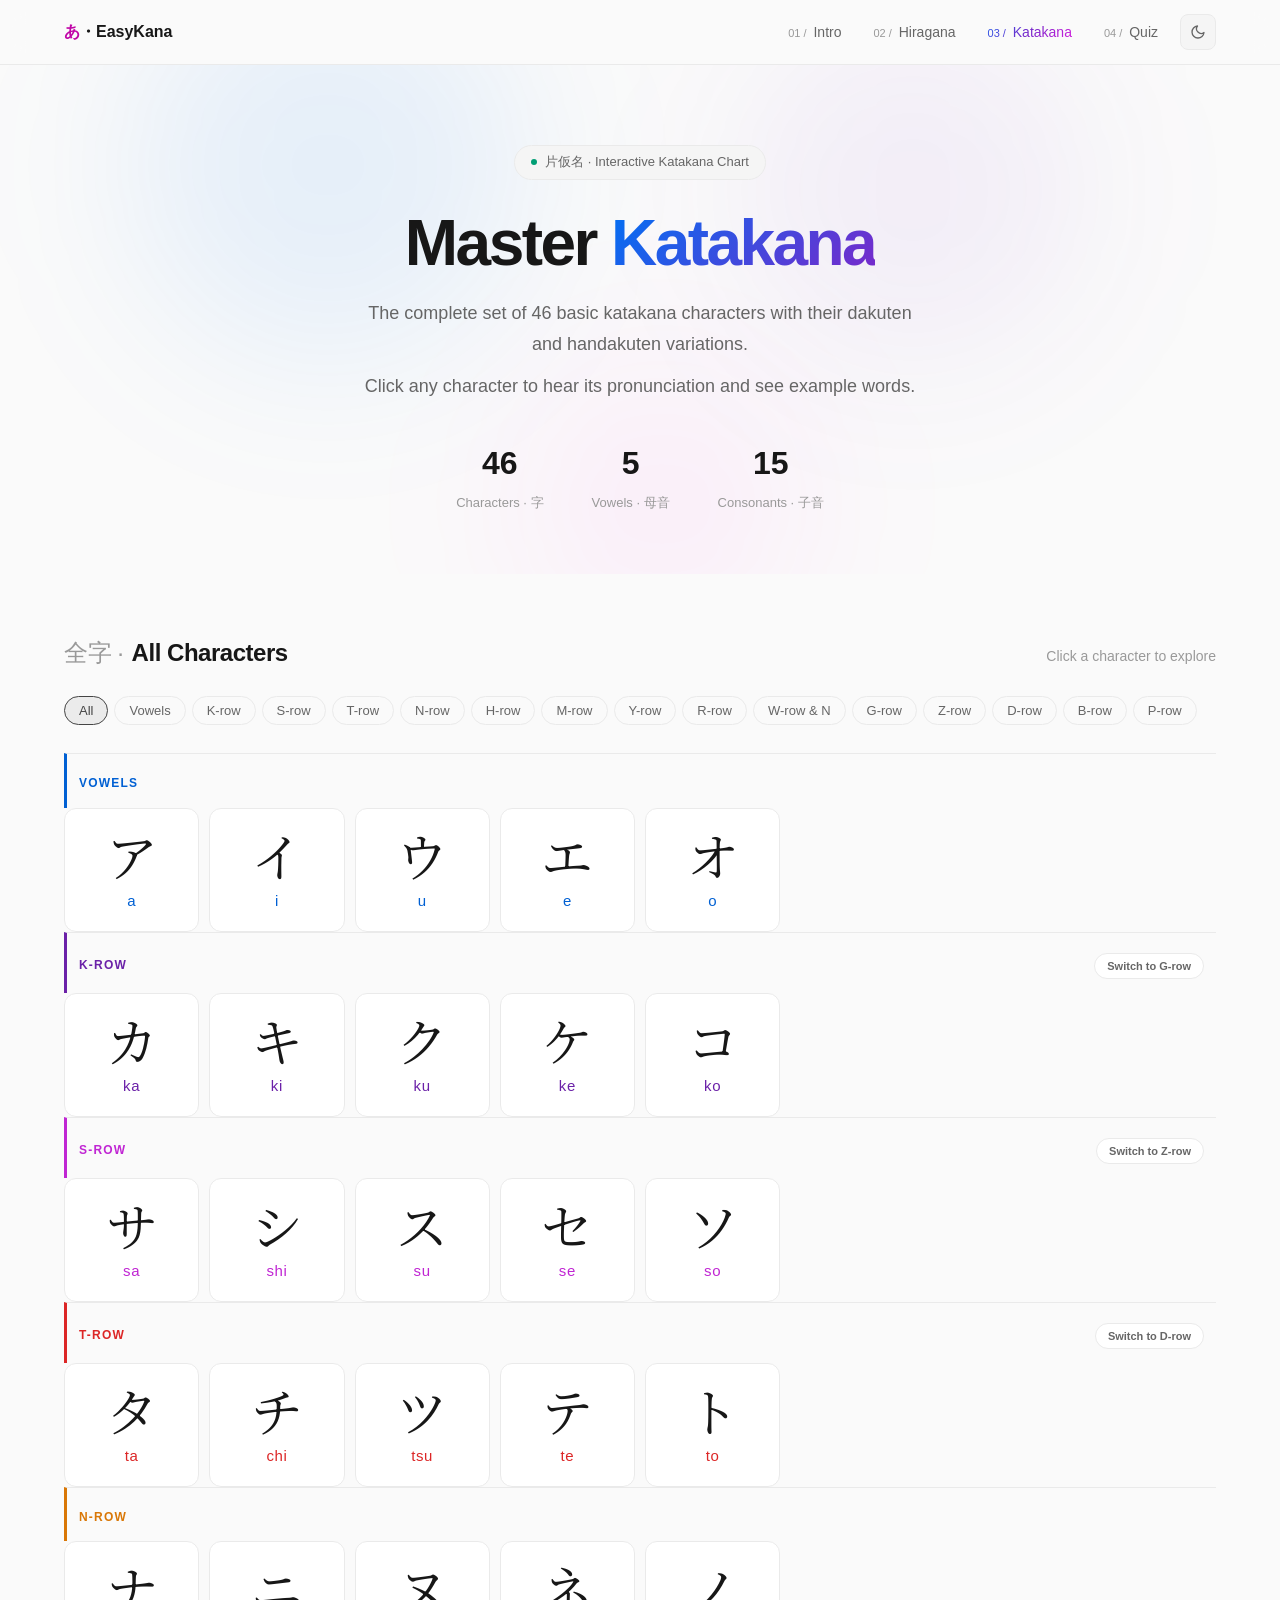
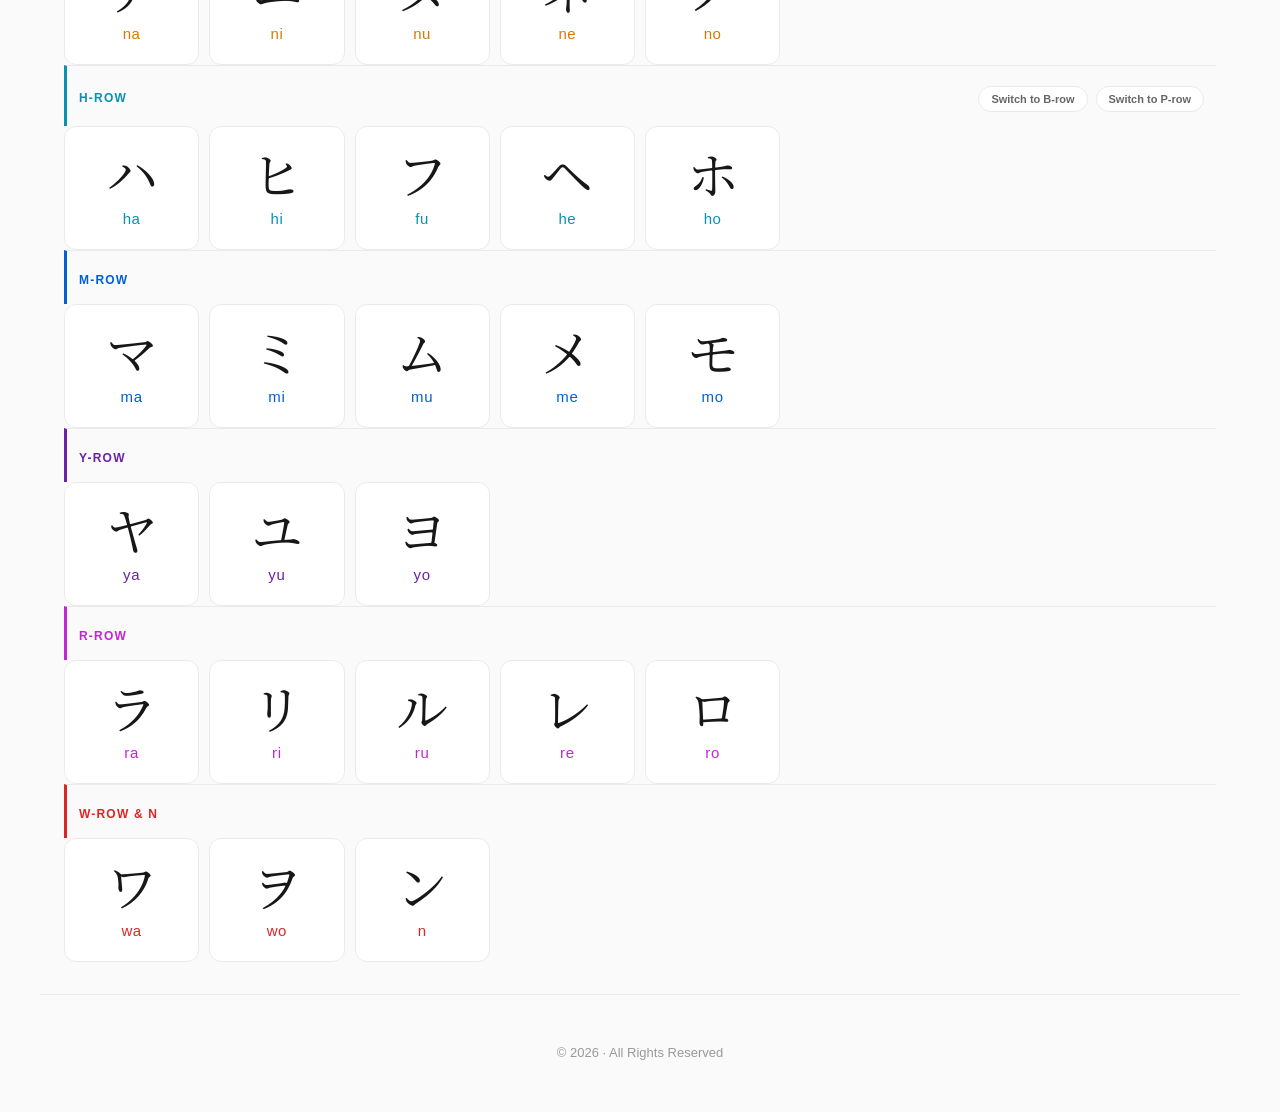
<file: katakana.html>
<!DOCTYPE html>
<html lang="en">
<head>
  <meta charset="UTF-8">
  <meta name="viewport" content="width=device-width, initial-scale=1.0">
  <title>Master Katakana</title>
  <link rel="stylesheet" href="shared.css?v=6">
  <link rel="icon" href="favicon.svg">
  <style>
    /* ── Hero ── */
    .hero {
      position: relative;
      z-index: 1;
      text-align: center;
      padding: 80px 24px 60px;
      max-width: 800px;
      margin: 0 auto;
    }

    .hero-badge {
      display: inline-flex;
      align-items: center;
      gap: 8px;
      padding: 6px 16px;
      border-radius: 999px;
      border: 1px solid var(--border);
      background: var(--bg-secondary);
      font-size: 13px;
      color: var(--text-secondary);
      margin-bottom: 28px;
      backdrop-filter: blur(8px);
    }

    .hero-badge .dot {
      width: 6px;
      height: 6px;
      border-radius: 50%;
      background: var(--accent-cyan);
      animation: pulse-dot 2s ease-in-out infinite;
    }

    .hero h1 {
      font-size: clamp(40px, 6vw, 64px);
      font-weight: 700;
      letter-spacing: -0.04em;
      line-height: 1.1;
      margin-bottom: 20px;
    }

    .hero h1 .gradient-text {
      background: linear-gradient(135deg, var(--accent-blue), var(--accent-violet), var(--accent-pink));
      background-size: 200% 200%;
      animation: gradient-shift 6s ease infinite;
      -webkit-background-clip: text;
      -webkit-text-fill-color: transparent;
      background-clip: text;
    }

    @keyframes gradient-shift {
      0%, 100% { background-position: 0% 50%; }
      50% { background-position: 100% 50%; }
    }

    .hero p {
      font-size: 18px;
      color: var(--text-secondary);
      max-width: 560px;
      margin: 0 auto;
      line-height: 1.7;
    }

    .hero p:not(:last-child) {
      margin-bottom: 12px;
    }

    .hero p:last-of-type {
      margin-bottom: 36px;
    }

    .hero-stats {
      display: flex;
      justify-content: center;
      gap: 48px;
    }

    .hero-stat { text-align: center; }

    .hero-stat .number {
      font-size: 32px;
      font-weight: 700;
      color: var(--text-primary);
    }

    .hero-stat .label {
      font-size: 13px;
      color: var(--text-tertiary);
      margin-top: 4px;
    }

    /* ── Section Header ── */
    .section-header {
      max-width: 1200px;
      margin: 0 auto;
      padding: 60px 24px 24px;
      display: flex;
      align-items: baseline;
      justify-content: space-between;
      flex-wrap: wrap;
      gap: 12px;
    }

    @media (max-width: 768px) {
      .section-header {
        flex-direction: column;
        gap: 4px;
      }
    }

    .section-header h2 {
      font-size: 24px;
      font-weight: 600;
      letter-spacing: -0.02em;
    }
    .section-header h2 .kanji-accent {
      font-weight: 300;
      color: var(--text-tertiary);
      margin-right: 2px;
    }

    .section-header .row-label {
      font-size: 14px;
      color: var(--text-tertiary);
    }

    /* ── Row Nav ── */
    .row-nav {
      max-width: 1200px;
      margin: 0 auto;
      padding: 0 24px 28px;
      display: flex;
      flex-wrap: wrap;
      gap: 6px;
    }

    .row-nav button {
      padding: 6px 14px;
      border-radius: 999px;
      border: 1px solid var(--border);
      background: transparent;
      color: var(--text-secondary);
      font-size: 13px;
      font-family: inherit;
      cursor: pointer;
      transition: color var(--transition);
    }

    @media (hover: hover) {
      .row-nav button:hover {
        border-color: var(--border-hover);
        color: var(--text-primary);
        background: var(--bg-card);
      }
    }

    .row-nav button.active {
      border-color: var(--accent);
      color: var(--accent);
      background: var(--pill-active-bg);
    }

    /* ── Grid ── */
    .grid-section {
      max-width: 1200px;
      margin: 0 auto;
      padding: 0 24px 32px;
    }

    /* ── Modified Group label for Flex Layout ── */
    .group-label {
      display: flex;
      justify-content: space-between;
      align-items: center;
      padding: 20px 12px 14px;
      border-top: 1px solid var(--border);
      scroll-margin-top: 80px;
      border-left: 3px solid var(--group-color, var(--text-tertiary));
      font-size: 12px;
      font-weight: 600;
      letter-spacing: 0.1em;
      text-transform: uppercase;
      color: var(--group-color, var(--text-tertiary));
    }
    
    .group-label .group-title {
      display: inline-flex;
      align-items: center;
    }

    /* ── Dakuten Toggle Buttons Container ── */
    .btn-group {
      display: flex;
      gap: 8px;
    }

    .dakuten-btn {
      font-size: 11px;
      font-weight: 600;
      padding: 6px 12px;
      border-radius: 999px;
      border: 1px solid var(--border);
      background: var(--bg-card);
      color: var(--text-secondary);
      cursor: pointer;
      transition: color var(--transition);
      letter-spacing: 0;
      text-transform: none;
      font-family: inherit;
    }

    @media (hover: hover) {
      .dakuten-btn:hover {
        color: var(--accent-blue);
        border-color: var(--accent-blue);
        background: rgba(0,112,243,0.08);
      }
    }

    /* ── Tooltips ── */
    .tooltip-container {
      position: relative;
      display: inline-flex;
      align-items: center;
      margin-left: 4px;
      margin-right: 2px;
      cursor: help;
    }

    .tooltip-icon {
      display: inline-flex;
      align-items: center;
      justify-content: center;
      width: 14px;
      height: 14px;
      border-radius: 50%;
      background: var(--bg-secondary);
      border: 1px solid var(--border);
      color: var(--text-secondary);
      font-size: 10px;
      font-family: sans-serif;
      font-style: normal;
      transition: color var(--transition);
    }

    .tooltip-container:hover .tooltip-icon {
      color: var(--text-primary);
      border-color: var(--text-secondary);
    }

    .tooltip-text {
      visibility: hidden;
      width: 240px;
      background-color: var(--bg-card-hover);
      color: var(--text-primary);
      text-align: center;
      border-radius: 6px;
      padding: 10px;
      position: absolute;
      z-index: 20;
      bottom: 150%;
      left: 50%;
      transform: translateX(-50%);
      opacity: 0;
      transition: opacity 0.2s ease, transform 0.2s ease;
      font-size: 11px;
      font-weight: 400;
      text-transform: none;
      letter-spacing: normal;
      border: 1px solid var(--border);
      box-shadow: var(--shadow-lg);
      pointer-events: none;
    }

    .tooltip-text::after {
      content: "";
      position: absolute;
      top: 100%;
      left: 50%;
      transform: translateX(-50%);
      border-width: 6px;
      border-style: solid;
      border-color: var(--border) transparent transparent transparent;
    }

    .tooltip-text::before {
      content: "";
      position: absolute;
      top: 100%;
      left: 50%;
      transform: translateX(-50%);
      border-width: 5px;
      border-style: solid;
      border-color: var(--bg-card-hover) transparent transparent transparent;
      z-index: 1;
      margin-top: -2px;
    }

    .tooltip-container:hover .tooltip-text,
    .tooltip-container.tooltip-active .tooltip-text {
      visibility: visible;
      opacity: 1;
      transform: translateX(-50%) translateY(-2px);
    }

    .tooltip-container.tooltip-active .tooltip-icon {
      color: var(--text-primary);
      border-color: var(--text-secondary);
    }

    .grid {
      display: grid;
      grid-template-columns: repeat(auto-fill, minmax(130px, 1fr));
      gap: 10px;
    }

    /* ── Card with glow ── */
    .card {
      position: relative;
      background: var(--bg-card);
      border: 1px solid var(--border);
      border-radius: var(--radius);
      padding: 20px 12px 16px;
      text-align: center;
      cursor: pointer;
      -webkit-tap-highlight-color: transparent;
      transition: transform 0.25s ease, box-shadow 0.25s ease;
      overflow: hidden;
      opacity: 0;
      transform: translateY(16px);
      animation: card-enter 0.4s ease forwards;
    }

    @keyframes card-enter {
      to { opacity: 1; transform: translateY(0); }
    }

    .card::before {
      content: '';
      position: absolute;
      inset: -1px;
      border-radius: var(--radius);
      opacity: 0;
      transition: opacity 0.3s ease;
      background: radial-gradient(circle at var(--mouse-x, 50%) var(--mouse-y, 50%), var(--card-glow), transparent 60%);
      pointer-events: none;
      z-index: 0;
    }

    @media (hover: hover) {
      .card:hover {
        border-color: var(--border-hover);
        background: var(--bg-card-hover);
        transform: translateY(-4px);
        box-shadow: 0 12px 40px rgba(0,0,0,0.15), 0 0 20px var(--card-glow);
      }

      .card:hover::before {
        opacity: 1;
      }
    }

    .card-character {
      position: relative;
      z-index: 1;
      font-family: "Yu Mincho", "Hiragino Mincho Pro", "MS Mincho", "Noto Serif JP", serif;
      font-size: 52px;
      line-height: 1;
      color: var(--text-primary);
      margin-bottom: 8px;
      transition: transform 0.3s cubic-bezier(0.34, 1.56, 0.64, 1);
    }

    @media (hover: hover) {
      .card:hover .card-character {
        transform: scale(1.12);
      }
    }

    .card-romaji {
      position: relative;
      z-index: 1;
      font-size: 15px;
      font-weight: 500;
      color: var(--group-color, var(--text-secondary));
      letter-spacing: 0.04em;
      margin-bottom: 2px;
      transition: color 0.2s ease;
    }

    @media (hover: hover) {
      .card:hover .card-romaji {
        color: var(--text-primary);
      }
    }

    .card-example {
      position: relative;
      z-index: 1;
      font-size: 11px;
      color: var(--text-tertiary);
      white-space: nowrap;
      overflow: hidden;
      text-overflow: ellipsis;
    }

    .card .play-icon {
      position: absolute;
      top: 8px;
      right: 8px;
      width: 28px;
      height: 28px;
      border-radius: 50%;
      border: 1px solid var(--border);
      background: var(--bg);
      display: none;
      align-items: center;
      justify-content: center;
      opacity: 0;
      transform: scale(0.8);
      transition: opacity var(--transition), transform var(--transition);
      z-index: 2;
    }

    @media (hover: hover) {
      .card .play-icon { display: flex; }
      .card:hover .play-icon {
        opacity: 1;
        transform: scale(1);
      }
      .card .play-icon:hover {
        background: var(--accent-blue);
        border-color: var(--accent-blue);
      }
    }

    .card .play-icon svg {
      width: 12px;
      height: 12px;
      fill: var(--text-secondary);
    }

    @media (hover: hover) {
      .card .play-icon:hover svg { fill: white; }
    }

    /* ── Group accent colors ── */
    .group-block[data-group="Vowels"]  { --group-color: #0060d3; }
    .group-block[data-group="K-row"]   { --group-color: #6b21a8; }
    .group-block[data-group="S-row"]   { --group-color: #c026d3; }
    .group-block[data-group="T-row"]   { --group-color: #dc2626; }
    .group-block[data-group="N-row"]   { --group-color: #d97706; }
    .group-block[data-group="H-row"]   { --group-color: #0891b2; }
    .group-block[data-group="M-row"]   { --group-color: #0060d3; }
    .group-block[data-group="Y-row"]   { --group-color: #6b21a8; }
    .group-block[data-group="R-row"]   { --group-color: #c026d3; }
    .group-block[data-group="W-row & N"] { --group-color: #dc2626; }

    /* ── Dark mode: brighter group colors ── */
    html[data-theme="dark"] .group-block[data-group="Vowels"]  { --group-color: #0070f3; }
    html[data-theme="dark"] .group-block[data-group="K-row"]   { --group-color: #7928ca; }
    html[data-theme="dark"] .group-block[data-group="S-row"]   { --group-color: #f81ce5; }
    html[data-theme="dark"] .group-block[data-group="T-row"]   { --group-color: #ee5a5a; }
    html[data-theme="dark"] .group-block[data-group="N-row"]   { --group-color: #f5a623; }
    html[data-theme="dark"] .group-block[data-group="H-row"]   { --group-color: #50e3c2; }
    html[data-theme="dark"] .group-block[data-group="M-row"]   { --group-color: #0070f3; }
    html[data-theme="dark"] .group-block[data-group="Y-row"]   { --group-color: #7928ca; }
    html[data-theme="dark"] .group-block[data-group="R-row"]   { --group-color: #f81ce5; }
    html[data-theme="dark"] .group-block[data-group="W-row & N"] { --group-color: #ee5a5a; }

    /* ── Detail Panel (glassmorphism) ── */
    .detail-overlay {
      display: none;
      position: fixed;
      inset: 0;
      z-index: 200;
      background: var(--overlay-bg);
      backdrop-filter: blur(12px);
      -webkit-backdrop-filter: blur(12px);
      align-items: center;
      justify-content: center;
      animation: fadeIn 0.2s ease;
    }

    .detail-overlay.active { display: flex; }

    @keyframes fadeIn {
      from { opacity: 0; }
      to { opacity: 1; }
    }

    .detail-panel {
      background: var(--bg-card);
      border: 1px solid var(--border);
      border-radius: 20px;
      padding: 48px;
      max-width: 420px;
      width: 90%;
      text-align: center;
      position: relative;
      animation: slideUp 0.3s cubic-bezier(0.34, 1.56, 0.64, 1);
      box-shadow: 0 20px 60px rgba(0,0,0,0.3);
      overflow: hidden;
    }

    .detail-panel::before {
      content: '';
      position: absolute;
      top: -60px;
      left: 50%;
      transform: translateX(-50%);
      width: 200px;
      height: 200px;
      background: radial-gradient(circle, var(--hero-glow-1), transparent);
      border-radius: 50%;
      filter: blur(40px);
      pointer-events: none;
    }

    @keyframes slideUp {
      from { opacity: 0; transform: translateY(30px) scale(0.95); }
      to { opacity: 1; transform: translateY(0) scale(1); }
    }

    .detail-close {
      position: absolute;
      top: 16px;
      right: 16px;
      width: 32px;
      height: 32px;
      border-radius: 8px;
      border: 1px solid var(--border);
      background: transparent;
      color: var(--text-tertiary);
      font-size: 18px;
      cursor: pointer;
      display: flex;
      align-items: center;
      justify-content: center;
      transition: transform var(--transition), box-shadow var(--transition);
      z-index: 1;
    }

    .detail-close:hover {
      border-color: var(--border-hover);
      color: var(--text-primary);
      background: var(--bg-card-hover);
    }

    .detail-char {
      position: relative;
      font-family: "Yu Mincho", "Hiragino Mincho Pro", "MS Mincho", "Noto Serif JP", serif;
      font-size: 120px;
      line-height: 1;
      color: var(--text-primary);
      margin-bottom: 8px;
    }

    .detail-romaji {
      position: relative;
      font-size: 28px;
      font-weight: 700;
      color: var(--text-secondary);
      letter-spacing: 0.08em;
      margin-bottom: 28px;
    }

    .detail-play-btn {
      position: relative;
      display: inline-flex;
      align-items: center;
      gap: 8px;
      padding: 10px 28px;
      border-radius: 24px;
      border: none;
      background: linear-gradient(135deg, rgba(0,112,243,0.5), rgba(121,40,202,0.5), rgba(248,28,229,0.5));
      color: #fff;
      font-size: 14px;
      font-family: inherit;
      cursor: pointer;
      transition: background var(--transition), transform var(--transition), box-shadow var(--transition);
      margin-bottom: 28px;
    }

    .detail-play-btn:hover {
      background: linear-gradient(135deg, rgba(0,112,243,0.75), rgba(121,40,202,0.75), rgba(248,28,229,0.75));
    }

    .detail-play-btn svg { width: 16px; height: 16px; stroke: #fff; }

    .detail-divider {
      position: relative;
      height: 1px;
      background: linear-gradient(90deg, transparent, var(--accent-blue), var(--accent-violet), var(--accent-pink), transparent);
      margin-bottom: 24px;
    }

    .detail-example-label {
      position: relative;
      font-size: 11px;
      text-transform: uppercase;
      letter-spacing: 0.1em;
      background: linear-gradient(135deg, var(--accent-violet), var(--accent-pink));
      -webkit-background-clip: text;
      -webkit-text-fill-color: transparent;
      background-clip: text;
      margin-bottom: 10px;
    }

    .detail-example-word {
      position: relative;
      font-family: "Yu Mincho", "Hiragino Mincho Pro", "MS Mincho", "Noto Serif JP", serif;
      font-size: 32px;
      color: var(--text-primary);
      margin-bottom: 6px;
    }

    .detail-example-meaning {
      position: relative;
      font-size: 16px;
      color: var(--text-secondary);
    }

    .row-nav-dropdown {
      display: none;
      flex-wrap: wrap;
      gap: 6px;
      padding: 12px 24px 20px;
      max-width: 1200px;
      margin: 0 auto;
    }

    .row-nav-dropdown.active {
      display: flex;
    }

    .row-nav-dropdown button {
      padding: 6px 12px;
      border-radius: 999px;
      border: 1px solid var(--border);
      background: transparent;
      color: var(--text-secondary);
      font-size: 12px;
      font-family: inherit;
      cursor: pointer;
      transition: color var(--transition);
    }

    footer { max-width: 1200px; }

    /* ── Responsive ── */
    @media (max-width: 768px) {
      .hero { padding: 48px 20px 40px; }
      .hero h1 { font-size: 36px; }
      .hero-stats { gap: 32px; }
      .grid { grid-template-columns: repeat(auto-fill, minmax(100px, 1fr)); gap: 8px; }
      .card { padding: 16px 8px 12px; }
      .card-character { font-size: 40px; }
      .detail-panel { padding: 36px 24px; }
      .detail-char { font-size: 80px; }
      .group-label { flex-wrap: wrap; gap: 8px; }
      .group-label .group-title { flex: 1 1 100%; }
      .btn-group { flex: 1 1 100%; }
      .row-nav button:not(:first-child) { display: none; }
      .row-nav-dropdown { display: none; }
    }

    @media (max-width: 480px) {
      .grid { grid-template-columns: repeat(3, 1fr); }
    }
  </style>

</head>
<body>

  <nav>
    <div class="nav-inner">
      <a href="index.html" class="logo">
        <span><span style="color:#c005a7">あ</span>・EasyKana</span>
      </a>
      <div class="nav-right">
        <ul class="nav-links">
          <li><a href="intro.html"><span class="num">01 /</span> Intro</a></li>
          <li><a href="hiragana.html"><span class="num">02 /</span> Hiragana</a></li>
          <li><a href="katakana.html" class="active"><span class="num">03 /</span> Katakana</a></li>
          <li><a href="quiz.html"><span class="num">04 /</span> Quiz</a></li>
        </ul>
        <button class="hamburger" id="hamburger" aria-label="Toggle menu">
          <svg class="icon-menu" viewBox="0 0 24 24"><line x1="3" y1="6" x2="21" y2="6"/><line x1="3" y1="12" x2="21" y2="12"/><line x1="3" y1="18" x2="21" y2="18"/></svg>
          <svg class="icon-close" viewBox="0 0 24 24"><line x1="18" y1="6" x2="6" y2="18"/><line x1="6" y1="6" x2="18" y2="18"/></svg>
        </button>
        <button class="theme-toggle" id="themeToggle" title="Toggle light/dark mode" aria-label="Toggle theme">
          <svg class="icon-moon" width="16" height="16" viewBox="0 0 24 24" fill="none" stroke="currentColor" stroke-width="2" stroke-linecap="round" stroke-linejoin="round"><path d="M21 12.79A9 9 0 1 1 11.21 3 7 7 0 0 0 21 12.79z"/></svg>
          <svg class="icon-sun" width="16" height="16" viewBox="0 0 24 24" fill="none" stroke="currentColor" stroke-width="2" stroke-linecap="round" stroke-linejoin="round"><circle cx="12" cy="12" r="5"/><line x1="12" y1="1" x2="12" y2="3"/><line x1="12" y1="21" x2="12" y2="23"/><line x1="4.22" y1="4.22" x2="5.64" y2="5.64"/><line x1="18.36" y1="18.36" x2="19.78" y2="19.78"/><line x1="1" y1="12" x2="3" y2="12"/><line x1="21" y1="12" x2="23" y2="12"/><line x1="4.22" y1="19.78" x2="5.64" y2="18.36"/><line x1="18.36" y1="5.64" x2="19.78" y2="4.22"/></svg>
        </button>
      </div>
    </div>
  </nav>
  <div class="mobile-menu" id="mobileMenu">
    <a href="intro.html">Intro</a>
    <a href="hiragana.html">Hiragana</a>
    <a href="katakana.html" class="active">Katakana</a>
    <a href="quiz.html">Quiz</a>
  </div>
  <script>
    document.getElementById('hamburger').addEventListener('click', function() {
      this.classList.toggle('active');
      document.getElementById('mobileMenu').classList.toggle('active');
    });
    document.getElementById('hamburger').addEventListener('touchend', function(e) {
      e.preventDefault();
      this.classList.toggle('active');
      document.getElementById('mobileMenu').classList.toggle('active');
    });
  </script>

  <div class="hero-wrap">
    <div class="hero-bg">
      <div class="orb orb-1"></div>
      <div class="orb orb-2"></div>
      <div class="orb orb-3"></div>
    </div>
    <section class="hero">
      <div class="hero-badge">
        <span class="dot"></span>
        片仮名 · Interactive Katakana Chart
      </div>
      <h1>Master <span class="gradient-text">Katakana</span></h1>
      <p>The complete set of 46 basic katakana characters with their dakuten and handakuten variations.</p>
      <p>Click any character to hear its pronunciation and see example words.</p>
      <div class="hero-stats">
        <div class="hero-stat">
          <div class="number">46</div>
          <div class="label">Characters · 字</div>
        </div>
        <div class="hero-stat">
          <div class="number">5</div>
          <div class="label">Vowels · 母音</div>
        </div>
        <div class="hero-stat">
          <div class="number">15</div>
          <div class="label">Consonants · 子音</div>
        </div>
      </div>
    </section>
  </div>

  <div class="section-header" id="chart">
    <h2><span class="kanji-accent">全字 ·</span> All Characters</h2>
    <span class="row-label">Click a character to explore</span>
  </div>

  <div class="row-nav" id="rowNav"></div>
  <div class="row-nav-dropdown" id="rowNavDropdown"></div>

  <div class="grid-section" id="gridSection"></div>

  <div class="detail-overlay" id="detailOverlay">
    <div class="detail-panel">
      <button class="detail-close" id="detailClose">&times;</button>
      <div class="detail-char" id="detailChar"></div>
      <div class="detail-romaji" id="detailRomaji"></div>
      <button class="detail-play-btn" id="detailPlayBtn">
        <svg viewBox="0 0 24 24" fill="none" stroke="currentColor" stroke-width="2" stroke-linecap="round" stroke-linejoin="round"><polygon points="5 3 19 12 5 21 5 3"/></svg>
        Play Sound
      </button>
      <div class="detail-divider"></div>
      <div class="detail-example-label">Example Word</div>
      <div class="detail-example-word" id="detailWord"></div>
      <div class="detail-example-meaning" id="detailMeaning"></div>
    </div>
  </div>

  <footer style="justify-content: center;">
    <span>© 2026 · All Rights Reserved</span>
  </footer>

  <audio id="audioPlayer" preload="none"></audio>

  <script>
    // ── Data ──
    const hiragana = [
      { char: "ア", romaji: "a", sound: "./sounds/a.mp3", example: "アイス (aisu) → Ice cream", group: "Vowels" },
      { char: "イ", romaji: "i", sound: "./sounds/i.mp3", example: "インク (inku) → Ink", group: "Vowels" },
      { char: "ウ", romaji: "u", sound: "./sounds/u.mp3", example: "ウール (uuru) → Wool", group: "Vowels" },
      { char: "エ", romaji: "e", sound: "./sounds/e.mp3", example: "エレベーター (erebeetaa) → Elevator", group: "Vowels" },
      { char: "オ", romaji: "o", sound: "./sounds/o.mp3", example: "オレンジ (orenji) → Orange", group: "Vowels" },
      { char: "カ", romaji: "ka", sound: "./sounds/ka.mp3", example: "カメラ (kamera) → Camera", group: "K-row" },
      { char: "キ", romaji: "ki", sound: "./sounds/ki.mp3", example: "キッチン (kitchin) → Kitchen", group: "K-row" },
      { char: "ク", romaji: "ku", sound: "./sounds/ku.mp3", example: "クラス (kurasu) → Class", group: "K-row" },
      { char: "ケ", romaji: "ke", sound: "./sounds/ke.mp3", example: "ケーキ (keeki) → Cake", group: "K-row" },
      { char: "コ", romaji: "ko", sound: "./sounds/ko.mp3", example: "コーヒー (koohii) → Coffee", group: "K-row" },
      { char: "サ", romaji: "sa", sound: "./sounds/sa.mp3", example: "サラダ (sarada) → Salad", group: "S-row" },
      { char: "シ", romaji: "shi", sound: "./sounds/shi.mp3", example: "シール (shiiru) → Sticker", group: "S-row" },
      { char: "ス", romaji: "su", sound: "./sounds/su.mp3", example: "スプーン (supuun) → Spoon", group: "S-row" },
      { char: "セ", romaji: "se", sound: "./sounds/se.mp3", example: "セーター (seetaa) → Sweater", group: "S-row" },
      { char: "ソ", romaji: "so", sound: "./sounds/so.mp3", example: "ソファー (sofaa) → Sofa", group: "S-row" },
      { char: "タ", romaji: "ta", sound: "./sounds/ta.mp3", example: "タクシー (takushii) → Taxi", group: "T-row" },
      { char: "チ", romaji: "chi", sound: "./sounds/chi.mp3", example: "チーズ (chiizu) → Cheese", group: "T-row" },
      { char: "ツ", romaji: "tsu", sound: "./sounds/tsu.mp3", example: "ツアー (tsuaa) → Tour", group: "T-row" },
      { char: "テ", romaji: "te", sound: "./sounds/te.mp3", example: "テレビ (terebi) → TV", group: "T-row" },
      { char: "ト", romaji: "to", sound: "./sounds/to.mp3", example: "トマト (tomato) → Tomato", group: "T-row" },
      { char: "ナ", romaji: "na", sound: "./sounds/na.mp3", example: "ナイフ (naifu) → Knife", group: "N-row" },
      { char: "ニ", romaji: "ni", sound: "./sounds/ni.mp3", example: "ニンジン (ninjin) → Carrot", group: "N-row" },
      { char: "ヌ", romaji: "nu", sound: "./sounds/nu.mp3", example: "ヌードル (nuudoru) → Noodle", group: "N-row" },
      { char: "ネ", romaji: "ne", sound: "./sounds/ne.mp3", example: "ネクタイ (nekutai) → Necktie", group: "N-row" },
      { char: "ノ", romaji: "no", sound: "./sounds/no.mp3", example: "ノート (nooto) → Notebook", group: "N-row" },
      { char: "ハ", romaji: "ha", sound: "./sounds/ha.mp3", example: "ハンバーガー (hanbaagaa) → Hamburger", group: "H-row" },
      { char: "ヒ", romaji: "hi", sound: "./sounds/hi.mp3", example: "ヒーター (hiitaa) → Heater", group: "H-row" },
      { char: "フ", romaji: "fu", sound: "./sounds/fu.mp3", example: "フルーツ (furuutsu) → Fruit", group: "H-row" },
      { char: "ヘ", romaji: "he", sound: "./sounds/he.mp3", example: "ヘリコプター (herikoputaa) → Helicopter", group: "H-row" },
      { char: "ホ", romaji: "ho", sound: "./sounds/ho.mp3", example: "ホテル (hoteru) → Hotel", group: "H-row" },
      { char: "マ", romaji: "ma", sound: "./sounds/ma.mp3", example: "マスク (masuku) → Mask", group: "M-row" },
      { char: "ミ", romaji: "mi", sound: "./sounds/mi.mp3", example: "ミルク (miruku) → Milk", group: "M-row" },
      { char: "ム", romaji: "mu", sound: "./sounds/mu.mp3", example: "ムード (muudo) → Mood", group: "M-row" },
      { char: "メ", romaji: "me", sound: "./sounds/me.mp3", example: "メニュー (menyuu) → Menu", group: "M-row" },
      { char: "モ", romaji: "mo", sound: "./sounds/mo.mp3", example: "モデル (moderu) → Model", group: "M-row" },
      { char: "ヤ", romaji: "ya", sound: "./sounds/ya.mp3", example: "ヤード (yaado) → Yard", group: "Y-row" },
      { char: "ユ", romaji: "yu", sound: "./sounds/yu.mp3", example: "ユニフォーム (yunifoomu) → Uniform", group: "Y-row" },
      { char: "ヨ", romaji: "yo", sound: "./sounds/yo.mp3", example: "ヨーグルト (yooguruto) → Yogurt", group: "Y-row" },
      { char: "ラ", romaji: "ra", sound: "./sounds/ra.mp3", example: "ラジオ (rajio) → Radio", group: "R-row" },
      { char: "リ", romaji: "ri", sound: "./sounds/ri.mp3", example: "リモコン (rimokon) → Remote", group: "R-row" },
      { char: "ル", romaji: "ru", sound: "./sounds/ru.mp3", example: "ルール (ruuru) → Rule", group: "R-row" },
      { char: "レ", romaji: "re", sound: "./sounds/re.mp3", example: "レストラン (resutoran) → Restaurant", group: "R-row" },
      { char: "ロ", romaji: "ro", sound: "./sounds/ro.mp3", example: "ロボット (robotto) → Robot", group: "R-row" },
      { char: "ワ", romaji: "wa", sound: "./sounds/wa.mp3", example: "ワイン (wain) → Wine", group: "W-row & N" },
      { char: "ヲ", romaji: "wo", sound: "./sounds/wo.mp3", example: "(particle)", group: "W-row & N" },
      { char: "ン", romaji: "n", sound: "./sounds/n.mp3", example: "パン (pan) → Bread", group: "W-row & N" },
    ];

    const groupOrder = ["Vowels", "K-row", "S-row", "T-row", "N-row", "H-row", "M-row", "Y-row", "R-row", "W-row & N"];

    // ── Dakuten Data Map ──
    const dakutenMap = {
      "K-row": {
        baseName: "K-row",
        dakutenName: "G-row",
        currentState: "base",
        base: hiragana.filter(h => h.group === "K-row"),
        dakuten: [
          { char: "ガ", romaji: "ga", sound: "./sounds/ga.mp3", example: "ガス (gasu) → Gas", group: "K-row" },
          { char: "ギ", romaji: "gi", sound: "./sounds/gi.mp3", example: "ギター (gitaa) → Guitar", group: "K-row" },
          { char: "グ", romaji: "gu", sound: "./sounds/gu.mp3", example: "グラス (gurasu) → Glass", group: "K-row" },
          { char: "ゲ", romaji: "ge", sound: "./sounds/ge.mp3", example: "ゲーム (geemu) → Game", group: "K-row" },
          { char: "ゴ", romaji: "go", sound: "./sounds/go.mp3", example: "ゴルフ (gorufu) → Golf", group: "K-row" }
        ]
      },
      "S-row": {
        baseName: "S-row",
        dakutenName: "Z-row",
        currentState: "base",
        base: hiragana.filter(h => h.group === "S-row"),
        dakuten: [
          { char: "ザ", romaji: "za", sound: "./sounds/za.mp3", example: "ザック (zakku) → Backpack", group: "S-row" },
          { char: "ジ", romaji: "ji", sound: "./sounds/ji.mp3", example: "ジム (jimu) → Gym", group: "S-row" },
          { char: "ズ", romaji: "zu", sound: "./sounds/zu.mp3", example: "ズボン (zubon) → Pants", group: "S-row" },
          { char: "ゼ", romaji: "ze", sound: "./sounds/ze.mp3", example: "ゼロ (zero) → Zero", group: "S-row" },
          { char: "ゾ", romaji: "zo", sound: "./sounds/zo.mp3", example: "ゾーン (zoon) → Zone", group: "S-row" }
        ]
      },
      "T-row": {
        baseName: "T-row",
        dakutenName: "D-row",
        currentState: "base",
        base: hiragana.filter(h => h.group === "T-row"),
        dakuten: [
          { char: "ダ", romaji: "da", sound: "./sounds/da.mp3", example: "ダンス (dansu) → Dance", group: "T-row" },
          { char: "ヂ", romaji: "ji", sound: "./sounds/di.mp3", example: "(rare)", group: "T-row" },
          { char: "ヅ", romaji: "zu", sound: "./sounds/du.mp3", example: "(rare)", group: "T-row" },
          { char: "デ", romaji: "de", sound: "./sounds/de.mp3", example: "デザイン (dezain) → Design", group: "T-row" },
          { char: "ド", romaji: "do", sound: "./sounds/do.mp3", example: "ドア (doa) → Door", group: "T-row" }
        ]
      },
      "H-row": {
        baseName: "H-row",
        dakutenName: "B-row",
        handakutenName: "P-row",
        currentState: "base",
        base: hiragana.filter(h => h.group === "H-row"),
        dakuten: [
          { char: "バ", romaji: "ba", sound: "./sounds/ba.mp3", example: "バス (basu) → Bus", group: "H-row" },
          { char: "ビ", romaji: "bi", sound: "./sounds/bi.mp3", example: "ビール (biiru) → Beer", group: "H-row" },
          { char: "ブ", romaji: "bu", sound: "./sounds/bu.mp3", example: "ブログ (burogu) → Blog", group: "H-row" },
          { char: "ベ", romaji: "be", sound: "./sounds/be.mp3", example: "ベッド (beddo) → Bed", group: "H-row" },
          { char: "ボ", romaji: "bo", sound: "./sounds/bo.mp3", example: "ボール (booru) → Ball", group: "H-row" }
        ],
        handakuten: [
          { char: "パ", romaji: "pa", sound: "./sounds/pa.mp3", example: "パン (pan) → Bread", group: "H-row" },
          { char: "ピ", romaji: "pi", sound: "./sounds/pi.mp3", example: "ピアノ (piano) → Piano", group: "H-row" },
          { char: "プ", romaji: "pu", sound: "./sounds/pu.mp3", example: "プール (puuru) → Pool", group: "H-row" },
          { char: "ペ", romaji: "pe", sound: "./sounds/pe.mp3", example: "ペン (pen) → Pen", group: "H-row" },
          { char: "ポ", romaji: "po", sound: "./sounds/po.mp3", example: "ポスト (posuto) → Postbox", group: "H-row" }
        ]
      }
    };

    // Tooltip HTML strings
    const dakutenTooltip = `<span class="tooltip-container"><i class="tooltip-icon">?</i><span class="tooltip-text">Dakuten ゛are two small strokes that change a consonant to a voiced sound<br>(k → g, s → z, t → d, h → b).</span></span>`;
    const handakutenTooltip = `<span class="tooltip-container"><i class="tooltip-icon">?</i><span class="tooltip-text">Handakuten ゜is a small circle that changes an 'h' sound to a 'p' sound.</span></span>`;

    // ── Build Row Nav ──
    const rowNav = document.getElementById('rowNav');
    const allBtn = document.createElement('button');
    allBtn.textContent = 'All';
    allBtn.classList.add('active');
    function handleAllBtn() {
      if (window.matchMedia('(max-width: 768px)').matches) {
        document.getElementById('rowNavDropdown').classList.toggle('active');
      } else {
        filterGroup(null, allBtn);
      }
    }
    allBtn.addEventListener('click', handleAllBtn);
    allBtn.addEventListener('touchend', function(e) {
      e.preventDefault();
      handleAllBtn();
    });
    rowNav.appendChild(allBtn);

    // Expanded Nav Array specifically requesting the derived rows at the very end
    const extendedNav = [
      { label: "Vowels", targetGroup: "Vowels" },
      { label: "K-row", targetGroup: "K-row", state: "base" },
      { label: "S-row", targetGroup: "S-row", state: "base" },
      { label: "T-row", targetGroup: "T-row", state: "base" },
      { label: "N-row", targetGroup: "N-row" },
      { label: "H-row", targetGroup: "H-row", state: "base" },
      { label: "M-row", targetGroup: "M-row" },
      { label: "Y-row", targetGroup: "Y-row" },
      { label: "R-row", targetGroup: "R-row" },
      { label: "W-row & N", targetGroup: "W-row & N" },
      { label: "G-row", targetGroup: "K-row", state: "dakuten" },
      { label: "Z-row", targetGroup: "S-row", state: "dakuten" },
      { label: "D-row", targetGroup: "T-row", state: "dakuten" },
      { label: "B-row", targetGroup: "H-row", state: "dakuten" },
      { label: "P-row", targetGroup: "H-row", state: "handakuten" }
    ];

    extendedNav.forEach(navItem => {
      const btn = document.createElement('button');
      btn.textContent = navItem.label;
      btn.addEventListener('click', () => filterGroup(navItem, btn));
      rowNav.appendChild(btn);
    });

    // ── Populate Row Nav Dropdown (mobile) ──
    const rowNavDropdown = document.getElementById('rowNavDropdown');

    // Add "All" option to dropdown
    const dropdownAllBtn = document.createElement('button');
    dropdownAllBtn.textContent = 'All';
    function selectFromDropdown(navItem) {
      if (navItem) {
        const desktopBtns = rowNav.querySelectorAll('button');
        const match = Array.from(desktopBtns).find(b => b.textContent === navItem.label) || desktopBtns[0];
        filterGroup(navItem, match);
        allBtn.textContent = navItem.label;
      } else {
        filterGroup(null, allBtn);
        allBtn.textContent = 'All';
      }
      allBtn.classList.add('active');
      rowNavDropdown.classList.remove('active');
    }
    dropdownAllBtn.addEventListener('click', () => selectFromDropdown(null));
    dropdownAllBtn.addEventListener('touchend', (e) => { e.preventDefault(); selectFromDropdown(null); });
    rowNavDropdown.appendChild(dropdownAllBtn);

    extendedNav.forEach(navItem => {
      const btn = document.createElement('button');
      btn.textContent = navItem.label;
      btn.addEventListener('click', () => selectFromDropdown(navItem));
      btn.addEventListener('touchend', (e) => { e.preventDefault(); selectFromDropdown(navItem); });
      rowNavDropdown.appendChild(btn);
    });

    function filterGroup(navItem, activeBtn) {
      rowNav.querySelectorAll('button').forEach(b => b.classList.remove('active'));
      activeBtn.classList.add('active');
      
      if (navItem) {
        // Automatically switch the internal state logic if required by the pill button
        if (navItem.state) {
          changeGroupState(navItem.targetGroup, navItem.state);
        } else if (dakutenMap[navItem.targetGroup]) {
          changeGroupState(navItem.targetGroup, 'base');
        }

        document.querySelectorAll('.group-block').forEach(block => {
          block.style.display = block.dataset.group === navItem.targetGroup ? '' : 'none';
        });
        const target = document.querySelector(`.group-block[data-group="${navItem.targetGroup}"]`);
        if (target) target.scrollIntoView({ behavior: 'smooth', block: 'start' });
      } else {
        document.querySelectorAll('.group-block').forEach(block => { block.style.display = ''; });
      }
    }

    // ── Helper Function to Create a Card Element ──
    function createCard(item, delayIndex) {
      const card = document.createElement('div');
      card.className = 'card';
      card.style.animationDelay = (delayIndex * 30) + 'ms';

      card.innerHTML = `
        <div class="play-icon" data-sound="${item.sound}">
          <svg viewBox="0 0 24 24"><polygon points="6 3 20 12 6 21 6 3"/></svg>
        </div>
        <div class="card-character">${item.char}</div>
        <div class="card-romaji">${item.romaji}</div>
      `;

      card.addEventListener('mousemove', (e) => {
        const rect = card.getBoundingClientRect();
        const x = ((e.clientX - rect.left) / rect.width * 100);
        const y = ((e.clientY - rect.top) / rect.height * 100);
        card.style.setProperty('--mouse-x', x + '%');
        card.style.setProperty('--mouse-y', y + '%');
      });

      card.addEventListener('click', (e) => {
        if (e.target.closest('.play-icon')) return;
        openDetail(item, card);
      });

      card.querySelector('.play-icon').addEventListener('click', (e) => {
        e.stopPropagation();
        playSound(item.sound, card);
      });
      let touchStartY = 0;
      card.addEventListener('touchstart', (e) => {
        touchStartY = e.touches[0].clientY;
      }, { passive: true });
      card.addEventListener('touchend', (e) => {
        const touchEndY = e.changedTouches[0].clientY;
        if (Math.abs(touchEndY - touchStartY) > 10) return;
        e.preventDefault();
        openDetail(item, card);
      });

      return card;
    }

    // ── Global Function to Change State and Re-render a Group Block ──
    function changeGroupState(groupName, targetState) {
      const map = dakutenMap[groupName];
      if (!map || map.currentState === targetState) return;
      
      map.currentState = targetState;
      
      const block = document.querySelector(`.group-block[data-group="${groupName}"]`);
      if (!block) return;
      
      const gridEl = block.querySelector('.grid');
      const labelSpan = block.querySelector('.group-title');
      const btnContainer = block.querySelector('.btn-group');
      
      // Update label HTML (injecting tooltips for dakuten/handakuten directly inside brackets)
      if (targetState === 'base') {
        labelSpan.innerHTML = map.baseName;
      } else if (targetState === 'dakuten') {
        labelSpan.innerHTML = `${map.dakutenName} (Dakuten)${dakutenTooltip}`;
      } else if (targetState === 'handakuten') {
        labelSpan.innerHTML = `${map.handakutenName} (Handakuten)${handakutenTooltip}`;
      }

      // Re-render grid
      gridEl.innerHTML = '';
      const dataToRender = map[targetState];
      dataToRender.forEach((item, index) => {
        const card = createCard(item, index);
        gridEl.appendChild(card);
      });

      // Re-render buttons dynamically depending on current state
      renderButtons(groupName, btnContainer, gridEl, labelSpan);
    }

    // ── State Machine and Render Buttons ──
    function renderButtons(groupName, btnContainer, gridEl, labelSpan) {
      btnContainer.innerHTML = '';
      const map = dakutenMap[groupName];
      
      const states = [];
      if (map.currentState !== 'base') states.push({ state: 'base', name: map.baseName });
      if (map.currentState !== 'dakuten' && map.dakuten) states.push({ state: 'dakuten', name: map.dakutenName });
      if (map.currentState !== 'handakuten' && map.handakuten) states.push({ state: 'handakuten', name: map.handakutenName });

      states.forEach(s => {
        const btn = document.createElement('button');
        btn.className = 'dakuten-btn';
        btn.textContent = `Switch to ${s.name}`;
        let touchStartY = 0;
        btn.addEventListener('click', () => {
          changeGroupState(groupName, s.state);
        });
        btn.addEventListener('touchstart', (e) => {
          touchStartY = e.touches[0].clientY;
        }, { passive: true });
        btn.addEventListener('touchend', (e) => {
          if (Math.abs(e.changedTouches[0].clientY - touchStartY) < 10) {
            e.preventDefault();
            changeGroupState(groupName, s.state);
          }
        });
        btnContainer.appendChild(btn);
      });
    }

    // ── Build Initial Grid ──
    const gridSection = document.getElementById('gridSection');
    const grouped = {};
    hiragana.forEach(h => {
      if (!grouped[h.group]) grouped[h.group] = [];
      grouped[h.group].push(h);
    });

    let cardIndex = 0;
    groupOrder.forEach(group => {
      const block = document.createElement('div');
      block.className = 'group-block';
      block.dataset.group = group;

      const label = document.createElement('div');
      label.className = 'group-label';
      label.id = 'group-' + group.replace(/\s+/g, '-').toLowerCase();
      
      // We use .group-title to apply specific inline-flexing resolving line breaks
      const labelText = document.createElement('span');
      labelText.className = 'group-title'; 
      labelText.textContent = group;
      label.appendChild(labelText);

      const grid = document.createElement('div');
      grid.className = 'grid';

      // Setup variant toggles
      if (dakutenMap[group]) {
        const btnContainer = document.createElement('div');
        btnContainer.className = 'btn-group';
        renderButtons(group, btnContainer, grid, labelText);
        label.appendChild(btnContainer);
      }

      block.appendChild(label);

      grouped[group].forEach((item) => {
        const card = createCard(item, cardIndex++);
        grid.appendChild(card);
      });

      block.appendChild(grid);
      gridSection.appendChild(block);
    });

    // ── Audio ──
    const audioPlayer = document.getElementById('audioPlayer');
    function playSound(src, cardEl) {
      audioPlayer.src = src;
      audioPlayer.currentTime = 0;
      audioPlayer.play();
      if (cardEl) {
        cardEl.classList.add('playing');
        setTimeout(() => cardEl.classList.remove('playing'), 600);
      }
    }

    // ── Detail Overlay ──
    const overlay = document.getElementById('detailOverlay');
    const detailClose = document.getElementById('detailClose');
    const detailPlayBtn = document.getElementById('detailPlayBtn');
    let currentDetail = null;

    function openDetail(item, cardEl) {
      currentDetail = item;
      document.getElementById('detailChar').textContent = item.char;
      const detailRomaji = document.getElementById('detailRomaji');
      detailRomaji.textContent = item.romaji;
      if (cardEl) {
        const groupBlock = cardEl.closest('.group-block');
        if (groupBlock) {
          detailRomaji.style.color = getComputedStyle(groupBlock).getPropertyValue('--group-color');
        }
      }
      const ex = item.example;
      if (ex && ex.includes('→')) {
        const parts = ex.split('→');
        document.getElementById('detailWord').textContent = parts[0].trim();
        document.getElementById('detailMeaning').textContent = parts[1].trim();
      } else {
        document.getElementById('detailWord').textContent = ex || "";
        document.getElementById('detailMeaning').textContent = '';
      }
      overlay.classList.add('active');
      document.body.style.overflow = 'hidden';
    }

    function closeDetail() {
      overlay.classList.remove('active');
      document.body.style.overflow = '';
      currentDetail = null;
    }

    detailClose.addEventListener('click', closeDetail);
    overlay.addEventListener('click', (e) => { if (e.target === overlay) closeDetail(); });
    document.addEventListener('keydown', (e) => { if (e.key === 'Escape') closeDetail(); });
    detailPlayBtn.addEventListener('click', () => { if (currentDetail) playSound(currentDetail.sound); });

    // Unlock audio on first touch (required by iOS Safari)
    document.addEventListener('touchstart', () => {
      audioPlayer.play().then(() => { audioPlayer.pause(); audioPlayer.currentTime = 0; }).catch(() => {});
    }, { once: true });

    // ── Theme Toggle ──
    const themeToggle = document.getElementById('themeToggle');
    const html = document.documentElement;
    const saved = localStorage.getItem('theme');
    if (saved === 'dark' || (!saved && window.matchMedia('(prefers-color-scheme: dark)').matches)) html.setAttribute('data-theme', 'dark');

    themeToggle.addEventListener('click', () => {
      const isDark = html.getAttribute('data-theme') === 'dark';
      if (isDark) {
        html.removeAttribute('data-theme');
        localStorage.setItem('theme', 'light');
      } else {
        html.setAttribute('data-theme', 'dark');
        localStorage.setItem('theme', 'dark');
      }
    });
  </script>
  <script>
    document.querySelectorAll('.tooltip-container').forEach(function(tip) {
      tip.addEventListener('click', function(e) {
        e.stopPropagation();
        var wasActive = this.classList.contains('tooltip-active');
        document.querySelectorAll('.tooltip-container.tooltip-active').forEach(function(t) {
          t.classList.remove('tooltip-active');
        });
        if (!wasActive) this.classList.add('tooltip-active');
      });
    });
    document.addEventListener('click', function() {
      document.querySelectorAll('.tooltip-container.tooltip-active').forEach(function(t) {
        t.classList.remove('tooltip-active');
      });
    });
  </script>

</body>
</html>
</file>
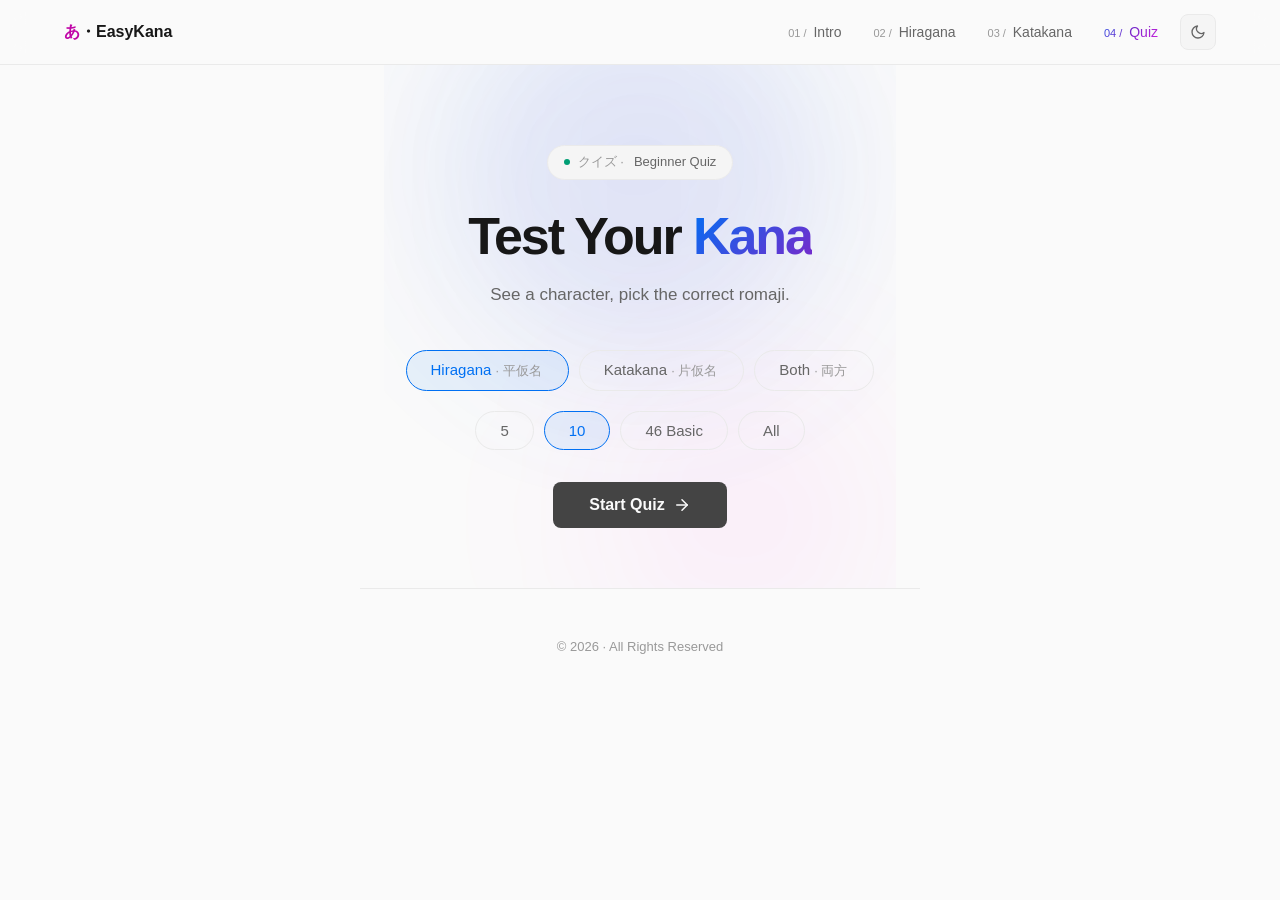
<file: quiz.html>
<!DOCTYPE html>
<html lang="en">
<head>
  <meta charset="UTF-8">
  <meta name="viewport" content="width=device-width, initial-scale=1.0">
  <title>Quiz — EasyKana</title>
  <link rel="stylesheet" href="shared.css?v=6">
  <link rel="icon" href="favicon.svg">
  <style>
    :root {
      --correct: #009e74;
      --correct-bg: rgba(0,158,116,0.08);
      --correct-border: rgba(0,158,116,0.25);
      --wrong: #e00;
      --wrong-bg: rgba(238,0,0,0.06);
      --wrong-border: rgba(238,0,0,0.2);
    }

    html[data-theme="dark"] {
      --correct: #50e3c2;
      --correct-bg: rgba(80,227,194,0.1);
      --correct-border: rgba(80,227,194,0.3);
      --wrong: #ee5a5a;
      --wrong-bg: rgba(238,90,90,0.1);
      --wrong-border: rgba(238,90,90,0.3);
    }

    body { min-height: 100vh; }

    /* ── Quiz Container ── */
    .quiz-wrap {
      max-width: 560px;
      margin: 0 auto;
      padding: 0 24px;
    }

    /* ── Start Screen ── */
    .screen { display: none; }
    .screen.active { display: block; }

    .start-screen {
      position: relative;
      z-index: 1;
      text-align: center;
      padding: 80px 0 60px;
    }

    .start-screen .badge {
      display: inline-flex;
      align-items: center;
      gap: 8px;
      padding: 6px 16px;
      border-radius: 999px;
      border: 1px solid var(--border);
      background: var(--bg-secondary);
      font-size: 13px;
      color: var(--text-secondary);
      margin-bottom: 28px;
      backdrop-filter: blur(8px);
    }

    .start-screen .badge .dot {
      width: 6px;
      height: 6px;
      border-radius: 50%;
      background: var(--accent-cyan);
      animation: pulse-dot 2s ease-in-out infinite;
    }

    .start-screen h1 {
      font-size: clamp(36px, 5vw, 52px);
      font-weight: 700;
      letter-spacing: -0.04em;
      line-height: 1.1;
      margin-bottom: 16px;
    }

    .start-screen h1 .gradient-text {
      background: linear-gradient(135deg, var(--accent-blue), var(--accent-violet), var(--accent-pink));
      background-size: 200% 200%;
      animation: gradient-shift 6s ease infinite;
      -webkit-background-clip: text;
      -webkit-text-fill-color: transparent;
      background-clip: text;
    }

    @keyframes gradient-shift {
      0%, 100% { background-position: 0% 50%; }
      50% { background-position: 100% 50%; }
    }

    .start-screen .desc {
      font-size: 17px;
      color: var(--text-secondary);
      margin-bottom: 40px;
      line-height: 1.7;
    }

    .kanji-accent {
      font-weight: 300;
      color: var(--text-tertiary);
      margin-right: 2px;
    }
    .script-btn .kanji-accent {
      font-size: 0.85em;
    }

    /* ── Script Picker ── */
    .script-picker {
      display: flex;
      justify-content: center;
      gap: 10px;
      margin-bottom: 20px;
    }

    .script-btn {
      padding: 10px 24px;
      border-radius: 999px;
      border: 1px solid var(--border);
      background: transparent;
      color: var(--text-secondary);
      font-size: 15px;
      font-family: inherit;
      cursor: pointer;
      transition: transform 0.25s cubic-bezier(0.34, 1.56, 0.64, 1), box-shadow 0.25s cubic-bezier(0.34, 1.56, 0.64, 1);
    }

    .script-btn:hover {
      border-color: var(--border-hover);
      color: var(--text-primary);
      background: var(--bg-card);
      transform: translateY(-2px);
    }

    .script-btn.selected {
      border-color: var(--accent-blue);
      color: var(--accent-blue);
      background: rgba(0,112,243,0.08);
    }

    /* ── Round Size Picker ── */
    .round-picker {
      display: flex;
      justify-content: center;
      gap: 10px;
      margin-bottom: 32px;
    }

    .round-btn {
      padding: 10px 24px;
      border-radius: 999px;
      border: 1px solid var(--border);
      background: transparent;
      color: var(--text-secondary);
      font-size: 15px;
      font-family: inherit;
      cursor: pointer;
      transition: transform 0.25s cubic-bezier(0.34, 1.56, 0.64, 1), box-shadow 0.25s cubic-bezier(0.34, 1.56, 0.64, 1);
    }

    .round-btn:hover {
      border-color: var(--border-hover);
      color: var(--text-primary);
      background: var(--bg-card);
      transform: translateY(-2px);
    }

    .round-btn.selected {
      border-color: var(--accent-blue);
      color: var(--accent-blue);
      background: rgba(0,112,243,0.08);
    }

    .start-btn {
      display: inline-flex;
      align-items: center;
      gap: 8px;
      padding: 14px 36px;
      border-radius: 8px;
      border: none;
      background: var(--accent);
      color: var(--bg);
      font-size: 16px;
      font-weight: 600;
      font-family: inherit;
      cursor: pointer;
      transition: transform var(--transition), box-shadow var(--transition);
    }

    .start-btn:hover {
      opacity: 0.85;
      transform: translateY(-1px);
    }

    .start-btn svg {
      width: 18px;
      height: 18px;
    }

    /* ── Quiz Screen ── */
    .quiz-screen {
      padding: 48px 0 60px;
    }

    /* Progress Bar */
    .progress-bar-wrap {
      display: flex;
      align-items: center;
      gap: 14px;
      margin-bottom: 40px;
    }

    .progress-track {
      flex: 1;
      height: 4px;
      background: var(--border);
      border-radius: 2px;
      overflow: hidden;
    }

    .progress-fill {
      height: 100%;
      background: linear-gradient(90deg, var(--accent-blue), var(--accent-violet));
      border-radius: 2px;
      transition: width 0.4s ease;
      width: 0%;
    }

    .progress-label {
      font-size: 13px;
      color: var(--text-tertiary);
      font-variant-numeric: tabular-nums;
      white-space: nowrap;
    }

    /* Question Card with glassmorphism */
    .question-card {
      border: 1px solid var(--border);
      border-radius: 16px;
      background: var(--bg-card);
      padding: 48px 32px 40px;
      text-align: center;
      margin-bottom: 24px;
      position: relative;
      overflow: hidden;
      transition: box-shadow 0.3s ease;
    }

    .question-card::before {
      content: '';
      position: absolute;
      top: -60px;
      left: 50%;
      transform: translateX(-50%);
      width: 200px;
      height: 200px;
      background: radial-gradient(circle, var(--hero-glow-1), transparent);
      border-radius: 50%;
      filter: blur(40px);
      pointer-events: none;
    }

    .question-label {
      position: relative;
      font-size: 12px;
      font-weight: 600;
      letter-spacing: 0.1em;
      text-transform: uppercase;
      color: var(--text-tertiary);
      margin-bottom: 20px;
    }

    .question-char {
      position: relative;
      font-family: "Yu Mincho", "Hiragino Mincho Pro", "MS Mincho", "Noto Serif JP", serif;
      font-size: 100px;
      line-height: 1;
      color: var(--text-primary);
      margin-bottom: 16px;
      animation: char-enter 0.4s cubic-bezier(0.34, 1.56, 0.64, 1);
    }

    @keyframes char-enter {
      from { opacity: 0; transform: scale(0.8); }
      to { opacity: 1; transform: scale(1); }
    }

    .sound-btn {
      position: relative;
      display: inline-flex;
      align-items: center;
      gap: 6px;
      padding: 8px 20px;
      border-radius: 999px;
      border: 1px solid var(--border);
      background: transparent;
      color: var(--text-secondary);
      font-size: 13px;
      font-family: inherit;
      cursor: pointer;
      transition: transform var(--transition), box-shadow var(--transition);
    }

    .sound-btn:hover {
      border-color: var(--accent-blue);
      color: var(--accent-blue);
      background: rgba(0,112,243,0.08);
    }

    .sound-btn.playing {
      border-color: var(--accent-blue);
      color: var(--accent-blue);
    }

    .sound-btn svg {
      width: 14px;
      height: 14px;
    }

    /* Options with enhanced hover */
    .options {
      display: grid;
      grid-template-columns: 1fr 1fr;
      gap: 10px;
    }

    .option-btn {
      padding: 16px;
      border-radius: var(--radius);
      border: 1px solid var(--border);
      background: var(--bg-card);
      color: var(--text-primary);
      font-size: 17px;
      font-family: inherit;
      font-weight: 500;
      cursor: pointer;
      transition: transform 0.25s cubic-bezier(0.34, 1.56, 0.64, 1), box-shadow 0.25s cubic-bezier(0.34, 1.56, 0.64, 1);
      position: relative;
      overflow: hidden;
    }

    .option-btn::before {
      content: '';
      position: absolute;
      inset: -1px;
      border-radius: var(--radius);
      opacity: 0;
      transition: opacity 0.3s ease;
      background: radial-gradient(circle at var(--mouse-x, 50%) var(--mouse-y, 50%), var(--card-glow), transparent 60%);
      pointer-events: none;
    }

    .option-btn:hover:not(.disabled) {
      border-color: var(--border-hover);
      background: var(--bg-card-hover);
      transform: translateY(-2px);
      box-shadow: 0 8px 30px rgba(0,0,0,0.1), 0 0 15px var(--card-glow);
    }

    .option-btn:hover:not(.disabled)::before {
      opacity: 1;
    }

    .option-btn.correct {
      border-color: var(--correct-border);
      background: var(--correct-bg);
      color: var(--correct);
    }

    .option-btn.wrong {
      border-color: var(--wrong-border);
      background: var(--wrong-bg);
      color: var(--wrong);
    }

    .option-btn.disabled {
      cursor: default;
      opacity: 0.5;
    }

    .option-btn.disabled.correct {
      opacity: 1;
    }

    /* Feedback */
    .feedback {
      text-align: center;
      margin-top: 20px;
      min-height: 48px;
      display: flex;
      flex-direction: column;
      align-items: center;
      gap: 6px;
    }

    .feedback-text {
      font-size: 15px;
      font-weight: 600;
    }

    .feedback-text.is-correct { color: var(--correct); }
    .feedback-text.is-wrong { color: var(--wrong); }

    .feedback-example {
      font-size: 13px;
      color: var(--text-tertiary);
    }

    .next-btn {
      display: inline-flex;
      align-items: center;
      gap: 6px;
      margin-top: 12px;
      padding: 10px 28px;
      border-radius: 8px;
      border: 1px solid var(--border);
      background: transparent;
      color: var(--text-primary);
      font-size: 14px;
      font-weight: 500;
      font-family: inherit;
      cursor: pointer;
      transition: transform var(--transition), box-shadow var(--transition);
    }

    .next-btn:hover {
      background: var(--bg-card);
      border-color: var(--border-hover);
    }

    .next-btn svg {
      width: 14px;
      height: 14px;
    }

    /* ── Results Screen ── */
    .results-screen {
      text-align: center;
      padding: 80px 0 60px;
    }

    .results-icon {
      font-size: 56px;
      margin-bottom: 20px;
      animation: char-enter 0.5s cubic-bezier(0.34, 1.56, 0.64, 1);
    }

    .results-screen h2 {
      font-size: 36px;
      font-weight: 700;
      letter-spacing: -0.03em;
      margin-bottom: 12px;
    }

    .results-screen .results-subtitle {
      font-size: 17px;
      color: var(--text-secondary);
      margin-bottom: 36px;
    }

    .score-ring-wrap {
      display: flex;
      justify-content: center;
      margin-bottom: 36px;
    }

    .score-ring {
      position: relative;
      width: 160px;
      height: 160px;
      filter: drop-shadow(0 0 20px var(--card-glow));
    }

    .score-ring svg {
      transform: rotate(-90deg);
    }

    .score-ring .ring-bg {
      fill: none;
      stroke: var(--border);
      stroke-width: 8;
    }

    .score-ring .ring-fill {
      fill: none;
      stroke-width: 8;
      stroke-linecap: round;
      transition: stroke-dashoffset 1s ease, stroke 0.3s ease;
    }

    .score-ring .score-text {
      position: absolute;
      inset: 0;
      display: flex;
      flex-direction: column;
      align-items: center;
      justify-content: center;
    }

    .score-ring .score-number {
      font-size: 40px;
      font-weight: 700;
      line-height: 1;
      color: var(--text-primary);
    }

    .score-ring .score-label {
      font-size: 13px;
      color: var(--text-tertiary);
      margin-top: 4px;
    }

    /* Stats Row */
    .stats-row {
      display: flex;
      justify-content: center;
      gap: 32px;
      margin-bottom: 40px;
    }

    .stat-item {
      text-align: center;
    }

    .stat-value {
      font-size: 24px;
      font-weight: 700;
    }

    .stat-value.green { color: var(--correct); }
    .stat-value.red { color: var(--wrong); }

    .stat-label {
      font-size: 12px;
      color: var(--text-tertiary);
      margin-top: 2px;
    }

    /* Missed list with glassmorphism */
    .missed-section {
      text-align: left;
      border: 1px solid var(--border);
      border-radius: var(--radius);
      background: var(--bg-card);
      padding: 20px 24px;
      margin-bottom: 32px;
      position: relative;
      overflow: hidden;
    }

    .missed-section::before {
      content: '';
      position: absolute;
      top: -40px;
      right: -40px;
      width: 120px;
      height: 120px;
      background: radial-gradient(circle, var(--hero-glow-3), transparent);
      border-radius: 50%;
      filter: blur(30px);
      pointer-events: none;
    }

    .missed-title {
      position: relative;
      font-size: 12px;
      font-weight: 600;
      letter-spacing: 0.1em;
      text-transform: uppercase;
      color: var(--text-tertiary);
      margin-bottom: 14px;
    }

    .missed-item {
      position: relative;
      display: flex;
      align-items: center;
      gap: 14px;
      padding: 10px 0;
      border-bottom: 1px solid var(--border);
    }

    .missed-item:last-child { border-bottom: none; }

    .missed-char {
      font-family: "Yu Mincho", "Hiragino Mincho Pro", "MS Mincho", "Noto Serif JP", serif;
      font-size: 28px;
      color: var(--text-primary);
      width: 40px;
      text-align: center;
      flex-shrink: 0;
    }

    .missed-info {
      flex: 1;
    }

    .missed-answer {
      font-size: 14px;
      color: var(--wrong);
    }

    .missed-correct {
      font-size: 13px;
      color: var(--text-tertiary);
    }

    /* Action buttons */
    .results-actions {
      display: flex;
      justify-content: center;
      gap: 12px;
      flex-wrap: wrap;
    }

    .action-btn {
      display: inline-flex;
      align-items: center;
      gap: 8px;
      padding: 12px 28px;
      border-radius: 8px;
      font-size: 15px;
      font-weight: 600;
      font-family: inherit;
      cursor: pointer;
      transition: transform 0.25s cubic-bezier(0.34, 1.56, 0.64, 1), box-shadow 0.25s cubic-bezier(0.34, 1.56, 0.64, 1);
      text-decoration: none;
    }

    .action-btn svg { width: 16px; height: 16px; }

    .action-btn.primary {
      border: none;
      background: var(--accent);
      color: var(--bg);
    }

    .action-btn.primary:hover {
      opacity: 0.85;
      transform: translateY(-2px);
    }

    .action-btn.secondary {
      border: 1px solid var(--border);
      background: transparent;
      color: var(--text-primary);
    }

    .action-btn.secondary:hover {
      border-color: var(--border-hover);
      background: var(--bg-card);
      transform: translateY(-2px);
    }

    /* ── Exit Modal ── */
    .exit-overlay {
      display: none;
      position: fixed;
      inset: 0;
      background: rgba(0, 0, 0, 0.6);
      backdrop-filter: blur(4px);
      z-index: 1000;
      align-items: center;
      justify-content: center;
    }

    .exit-overlay.active {
      display: flex;
    }

    .exit-modal {
      background: var(--bg-card);
      border: 1px solid var(--border);
      border-radius: 16px;
      padding: 32px;
      max-width: 360px;
      width: 90%;
      text-align: left;
    }

    .exit-modal h3 {
      font-size: 22px;
      font-weight: 700;
      margin-bottom: 8px;
      color: var(--text-primary);
    }

    .exit-modal p {
      font-size: 15px;
      color: var(--text-secondary);
      margin-bottom: 24px;
    }

    .exit-modal-actions {
      display: flex;
      gap: 12px;
    }

    .exit-modal-actions button {
      flex: 1;
      padding: 12px 20px;
      border-radius: 10px;
      font-size: 15px;
      font-weight: 600;
      font-family: inherit;
      cursor: pointer;
      border: none;
    }

    .exit-cancel-btn {
      background: var(--bg-secondary);
      color: var(--text-primary);
    }

    .exit-confirm-btn {
      background: linear-gradient(135deg, var(--accent-blue), var(--accent-violet), var(--accent-pink));
      color: #fff;
    }

    footer { max-width: 560px; }

    /* ── Responsive ── */
    @media (max-width: 768px) {
      .question-char { font-size: 72px; }
      .question-card { padding: 36px 20px 28px; }
    }

    @media (max-width: 400px) {
      .options { grid-template-columns: 1fr; }
      .round-picker { flex-wrap: wrap; justify-content: center; }
    }
  </style>
</head>
<body>

  <nav>
    <div class="nav-inner">
      <a href="index.html" class="logo">
        <span><span style="color:#c005a7">あ</span>・EasyKana</span>
      </a>
      <div class="nav-right">
        <ul class="nav-links">
          <li><a href="intro.html"><span class="num">01 /</span> Intro</a></li>
          <li><a href="hiragana.html"><span class="num">02 /</span> Hiragana</a></li>
          <li><a href="katakana.html"><span class="num">03 /</span> Katakana</a></li>
          <li><a href="quiz.html" class="active"><span class="num">04 /</span> Quiz</a></li>
        </ul>
        <button class="hamburger" id="hamburger" aria-label="Toggle menu">
          <svg class="icon-menu" viewBox="0 0 24 24"><line x1="3" y1="6" x2="21" y2="6"/><line x1="3" y1="12" x2="21" y2="12"/><line x1="3" y1="18" x2="21" y2="18"/></svg>
          <svg class="icon-close" viewBox="0 0 24 24"><line x1="18" y1="6" x2="6" y2="18"/><line x1="6" y1="6" x2="18" y2="18"/></svg>
        </button>
        <button class="theme-toggle" id="themeToggle" title="Toggle light/dark mode" aria-label="Toggle theme">
          <svg class="icon-moon" width="16" height="16" viewBox="0 0 24 24" fill="none" stroke="currentColor" stroke-width="2" stroke-linecap="round" stroke-linejoin="round"><path d="M21 12.79A9 9 0 1 1 11.21 3 7 7 0 0 0 21 12.79z"/></svg>
          <svg class="icon-sun" width="16" height="16" viewBox="0 0 24 24" fill="none" stroke="currentColor" stroke-width="2" stroke-linecap="round" stroke-linejoin="round"><circle cx="12" cy="12" r="5"/><line x1="12" y1="1" x2="12" y2="3"/><line x1="12" y1="21" x2="12" y2="23"/><line x1="4.22" y1="4.22" x2="5.64" y2="5.64"/><line x1="18.36" y1="18.36" x2="19.78" y2="19.78"/><line x1="1" y1="12" x2="3" y2="12"/><line x1="21" y1="12" x2="23" y2="12"/><line x1="4.22" y1="19.78" x2="5.64" y2="18.36"/><line x1="18.36" y1="5.64" x2="19.78" y2="4.22"/></svg>
        </button>
      </div>
    </div>
  </nav>
  <div class="mobile-menu" id="mobileMenu">
    <a href="intro.html">Intro</a>
    <a href="hiragana.html">Hiragana</a>
    <a href="katakana.html">Katakana</a>
    <a href="quiz.html" class="active">Quiz</a>
  </div>
  <script>
    document.getElementById('hamburger').addEventListener('click', function() {
      this.classList.toggle('active');
      document.getElementById('mobileMenu').classList.toggle('active');
    });
    document.getElementById('hamburger').addEventListener('touchend', function(e) {
      e.preventDefault();
      this.classList.toggle('active');
      document.getElementById('mobileMenu').classList.toggle('active');
    });
  </script>

  <div class="quiz-wrap">

    <div class="screen active" id="startScreen">
      <div class="hero-wrap">
        <div class="hero-bg">
          <div class="orb orb-1"></div>
          <div class="orb orb-2"></div>
          <div class="orb orb-3"></div>
        </div>
        <div class="start-screen">
          <div class="badge"><span class="dot"></span> <span class="kanji-accent">クイズ ·</span> Beginner Quiz</div>
          <h1>Test Your <span class="gradient-text">Kana</span></h1>
          <p class="desc">See a character, pick the correct romaji.</p>

          <div class="script-picker" id="scriptPicker">
            <button class="script-btn selected" data-script="hiragana">Hiragana <span class="kanji-accent">· 平仮名</span></button>
            <button class="script-btn" data-script="katakana">Katakana <span class="kanji-accent">· 片仮名</span></button>
            <button class="script-btn" data-script="both">Both <span class="kanji-accent">· 両方</span></button>
          </div>

          <div class="round-picker" id="roundPicker">
            <button class="round-btn" data-count="5" data-mode="basic">5</button>
            <button class="round-btn selected" data-count="10" data-mode="basic">10</button>
            <button class="round-btn" data-count="46" data-mode="basic">46 Basic</button>
            <button class="round-btn" data-count="all" data-mode="all">All</button>
          </div>

          <button class="start-btn" id="startBtn">
            Start Quiz
            <svg viewBox="0 0 24 24" fill="none" stroke="currentColor" stroke-width="2" stroke-linecap="round" stroke-linejoin="round"><line x1="5" y1="12" x2="19" y2="12"/><polyline points="12 5 19 12 12 19"/></svg>
          </button>
        </div>
      </div>
    </div>

    <div class="screen" id="quizScreen">
      <div class="quiz-screen">

        <div class="progress-bar-wrap">
          <div class="progress-track"><div class="progress-fill" id="progressFill"></div></div>
          <div class="progress-label" id="progressLabel">1 / 10</div>
        </div>

        <div class="question-card">
          <div class="question-label">What is this character?</div>
          <div class="question-char" id="questionChar">あ</div>
          <button class="sound-btn" id="soundBtn">
            <svg viewBox="0 0 24 24" fill="none" stroke="currentColor" stroke-width="2" stroke-linecap="round" stroke-linejoin="round"><polygon points="11 5 6 9 2 9 2 15 6 15 11 19 11 5"/><path d="M15.54 8.46a5 5 0 0 1 0 7.07"/><path d="M19.07 4.93a10 10 0 0 1 0 14.14"/></svg>
            Listen
          </button>
        </div>

        <div class="options" id="optionsGrid"></div>

        <div class="feedback" id="feedback"></div>

      </div>
    </div>

    <div class="screen" id="resultsScreen">
      <div class="results-screen">

        <div class="results-icon" id="resultsIcon"></div>
        <h2 id="resultsTitle"><span class="kanji-accent">グッジョブ ·</span> Nice Work!</h2>
        <p class="results-subtitle" id="resultsSubtitle">Here's how you did.</p>

        <div class="score-ring-wrap">
          <div class="score-ring">
            <svg width="160" height="160" viewBox="0 0 160 160">
              <circle class="ring-bg" cx="80" cy="80" r="68"/>
              <circle class="ring-fill" id="ringFill" cx="80" cy="80" r="68"
                stroke-dasharray="427.26" stroke-dashoffset="427.26"/>
            </svg>
            <div class="score-text">
              <div class="score-number" id="scoreNumber">0%</div>
              <div class="score-label">Score</div>
            </div>
          </div>
        </div>

        <div class="stats-row">
          <div class="stat-item">
            <div class="stat-value green" id="statCorrect">0</div>
            <div class="stat-label">Correct</div>
          </div>
          <div class="stat-item">
            <div class="stat-value red" id="statWrong">0</div>
            <div class="stat-label">Wrong</div>
          </div>
          <div class="stat-item">
            <div class="stat-value" id="statTime" style="color:var(--text-primary)">0s</div>
            <div class="stat-label">Time</div>
          </div>
        </div>

        <div class="missed-section" id="missedSection" style="display:none;">
          <div class="missed-title">Review These</div>
          <div id="missedList"></div>
        </div>

        <div class="results-actions">
          <button class="action-btn primary" id="retryBtn">
            <svg viewBox="0 0 24 24" fill="none" stroke="currentColor" stroke-width="2" stroke-linecap="round" stroke-linejoin="round"><polyline points="23 4 23 10 17 10"/><path d="M20.49 15a9 9 0 1 1-2.12-9.36L23 10"/></svg>
            Try Again
          </button>
          <a href="index.html" class="action-btn secondary">
            <svg viewBox="0 0 24 24" fill="none" stroke="currentColor" stroke-width="2" stroke-linecap="round" stroke-linejoin="round"><rect x="3" y="3" width="7" height="7"/><rect x="14" y="3" width="7" height="7"/><rect x="3" y="14" width="7" height="7"/><rect x="14" y="14" width="7" height="7"/></svg>
            Back to Home
          </a>
        </div>

      </div>
    </div>

  </div>

  <footer style="justify-content: center;">
    <span>© 2026 · All Rights Reserved</span>
  </footer>

  <audio id="audioPlayer" preload="none"></audio>

  <!-- Exit Quiz Modal -->
  <div class="exit-overlay" id="exitOverlay">
    <div class="exit-modal">
      <h3>Exit quiz?</h3>
      <p>Your current progress will be lost.</p>
      <div class="exit-modal-actions">
        <button class="exit-cancel-btn" id="exitCancelBtn">Cancel</button>
        <button class="exit-confirm-btn" id="exitConfirmBtn">Exit</button>
      </div>
    </div>
  </div>

  <script>
    // ── Data ──
    const allKatakana = [
      // Basic 46
      { char: "ア", romaji: "a", sound: "./sounds/a.mp3", example: "アイス (aisu) → Ice cream" },
      { char: "イ", romaji: "i", sound: "./sounds/i.mp3", example: "インク (inku) → Ink" },
      { char: "ウ", romaji: "u", sound: "./sounds/u.mp3", example: "ウール (uuru) → Wool" },
      { char: "エ", romaji: "e", sound: "./sounds/e.mp3", example: "エネルギー (enerugii) → Energy" },
      { char: "オ", romaji: "o", sound: "./sounds/o.mp3", example: "オレンジ (orenji) → Orange" },
      { char: "カ", romaji: "ka", sound: "./sounds/ka.mp3", example: "カメラ (kamera) → Camera" },
      { char: "キ", romaji: "ki", sound: "./sounds/ki.mp3", example: "キッチン (kicchin) → Kitchen" },
      { char: "ク", romaji: "ku", sound: "./sounds/ku.mp3", example: "クラス (kurasu) → Class" },
      { char: "ケ", romaji: "ke", sound: "./sounds/ke.mp3", example: "ケーキ (keeki) → Cake" },
      { char: "コ", romaji: "ko", sound: "./sounds/ko.mp3", example: "コーヒー (koohii) → Coffee" },
      { char: "サ", romaji: "sa", sound: "./sounds/sa.mp3", example: "サラダ (sarada) → Salad" },
      { char: "シ", romaji: "shi", sound: "./sounds/shi.mp3", example: "シール (shiiru) → Sticker" },
      { char: "ス", romaji: "su", sound: "./sounds/su.mp3", example: "スプーン (supuun) → Spoon" },
      { char: "セ", romaji: "se", sound: "./sounds/se.mp3", example: "セーター (seetaa) → Sweater" },
      { char: "ソ", romaji: "so", sound: "./sounds/so.mp3", example: "ソファ (sofa) → Sofa" },
      { char: "タ", romaji: "ta", sound: "./sounds/ta.mp3", example: "タクシー (takushii) → Taxi" },
      { char: "チ", romaji: "chi", sound: "./sounds/chi.mp3", example: "チーズ (chiizu) → Cheese" },
      { char: "ツ", romaji: "tsu", sound: "./sounds/tsu.mp3", example: "ツアー (tsuaa) → Tour" },
      { char: "テ", romaji: "te", sound: "./sounds/te.mp3", example: "テレビ (terebi) → TV" },
      { char: "ト", romaji: "to", sound: "./sounds/to.mp3", example: "トマト (tomato) → Tomato" },
      { char: "ナ", romaji: "na", sound: "./sounds/na.mp3", example: "ナイフ (naifu) → Knife" },
      { char: "ニ", romaji: "ni", sound: "./sounds/ni.mp3", example: "ニンジン (ninjin) → Carrot" },
      { char: "ヌ", romaji: "nu", sound: "./sounds/nu.mp3", example: "ヌードル (nuudoru) → Noodle" },
      { char: "ネ", romaji: "ne", sound: "./sounds/ne.mp3", example: "ネクタイ (nekutai) → Necktie" },
      { char: "ノ", romaji: "no", sound: "./sounds/no.mp3", example: "ノート (nooto) → Notebook" },
      { char: "ハ", romaji: "ha", sound: "./sounds/ha.mp3", example: "ハンバーガー (hanbaagaa) → Hamburger" },
      { char: "ヒ", romaji: "hi", sound: "./sounds/hi.mp3", example: "ヒーター (hiitaa) → Heater" },
      { char: "フ", romaji: "fu", sound: "./sounds/fu.mp3", example: "フルーツ (furuutsu) → Fruit" },
      { char: "ヘ", romaji: "he", sound: "./sounds/he.mp3", example: "ヘリコプター (herikoputaa) → Helicopter" },
      { char: "ホ", romaji: "ho", sound: "./sounds/ho.mp3", example: "ホテル (hoteru) → Hotel" },
      { char: "マ", romaji: "ma", sound: "./sounds/ma.mp3", example: "マスク (masuku) → Mask" },
      { char: "ミ", romaji: "mi", sound: "./sounds/mi.mp3", example: "ミルク (miruku) → Milk" },
      { char: "ム", romaji: "mu", sound: "./sounds/mu.mp3", example: "ムード (muudo) → Mood" },
      { char: "メ", romaji: "me", sound: "./sounds/me.mp3", example: "メニュー (menyuu) → Menu" },
      { char: "モ", romaji: "mo", sound: "./sounds/mo.mp3", example: "モデル (moderu) → Model" },
      { char: "ヤ", romaji: "ya", sound: "./sounds/ya.mp3", example: "ヤード (yaado) → Yard" },
      { char: "ユ", romaji: "yu", sound: "./sounds/yu.mp3", example: "ユニフォーム (yunifoomu) → Uniform" },
      { char: "ヨ", romaji: "yo", sound: "./sounds/yo.mp3", example: "ヨーグルト (yooguruto) → Yogurt" },
      { char: "ラ", romaji: "ra", sound: "./sounds/ra.mp3", example: "ラジオ (rajio) → Radio" },
      { char: "リ", romaji: "ri", sound: "./sounds/ri.mp3", example: "リモコン (rimokon) → Remote" },
      { char: "ル", romaji: "ru", sound: "./sounds/ru.mp3", example: "ルール (ruuru) → Rule" },
      { char: "レ", romaji: "re", sound: "./sounds/re.mp3", example: "レストラン (resutoran) → Restaurant" },
      { char: "ロ", romaji: "ro", sound: "./sounds/ro.mp3", example: "ロボット (robotto) → Robot" },
      { char: "ワ", romaji: "wa", sound: "./sounds/wa.mp3", example: "ワイン (wain) → Wine" },
      { char: "ヲ", romaji: "wo", sound: "./sounds/wo.mp3", example: "(particle)" },
      { char: "ン", romaji: "n", sound: "./sounds/n.mp3", example: "パン (pan) → Bread" },

      // Dakuten (20)
      { char: "ガ", romaji: "ga", sound: "./sounds/ga.mp3", example: "ガス (gasu) → Gas" },
      { char: "ギ", romaji: "gi", sound: "./sounds/gi.mp3", example: "ギター (gitaa) → Guitar" },
      { char: "グ", romaji: "gu", sound: "./sounds/gu.mp3", example: "グラス (gurasu) → Glass" },
      { char: "ゲ", romaji: "ge", sound: "./sounds/ge.mp3", example: "ゲーム (geemu) → Game" },
      { char: "ゴ", romaji: "go", sound: "./sounds/go.mp3", example: "ゴルフ (gorufu) → Golf" },
      { char: "ザ", romaji: "za", sound: "./sounds/za.mp3", example: "デザイン (dezain) → Design" },
      { char: "ジ", romaji: "ji", sound: "./sounds/ji.mp3", example: "ジム (jimu) → Gym" },
      { char: "ズ", romaji: "zu", sound: "./sounds/zu.mp3", example: "チーズ (chiizu) → Cheese" },
      { char: "ゼ", romaji: "ze", sound: "./sounds/ze.mp3", example: "ゼロ (zero) → Zero" },
      { char: "ゾ", romaji: "zo", sound: "./sounds/zo.mp3", example: "ゾーン (zoon) → Zone" },
      { char: "ダ", romaji: "da", sound: "./sounds/da.mp3", example: "ダンス (dansu) → Dance" },
      { char: "ヂ", romaji: "ji", sound: "./sounds/ji.mp3", example: "(rare)" },
      { char: "ヅ", romaji: "zu", sound: "./sounds/zu.mp3", example: "(rare)" },
      { char: "デ", romaji: "de", sound: "./sounds/de.mp3", example: "デザート (dezaato) → Dessert" },
      { char: "ド", romaji: "do", sound: "./sounds/do.mp3", example: "ドア (doa) → Door" },
      { char: "バ", romaji: "ba", sound: "./sounds/ba.mp3", example: "バス (basu) → Bus" },
      { char: "ビ", romaji: "bi", sound: "./sounds/bi.mp3", example: "ビール (biiru) → Beer" },
      { char: "ブ", romaji: "bu", sound: "./sounds/bu.mp3", example: "ブログ (burogu) → Blog" },
      { char: "ベ", romaji: "be", sound: "./sounds/be.mp3", example: "ベッド (beddo) → Bed" },
      { char: "ボ", romaji: "bo", sound: "./sounds/bo.mp3", example: "ボール (booru) → Ball" },

      // Handakuten (5)
      { char: "パ", romaji: "pa", sound: "./sounds/pa.mp3", example: "パーティー (paatii) → Party" },
      { char: "ピ", romaji: "pi", sound: "./sounds/pi.mp3", example: "ピアノ (piano) → Piano" },
      { char: "プ", romaji: "pu", sound: "./sounds/pu.mp3", example: "プール (puuru) → Pool" },
      { char: "ペ", romaji: "pe", sound: "./sounds/pe.mp3", example: "ペン (pen) → Pen" },
      { char: "ポ", romaji: "po", sound: "./sounds/po.mp3", example: "ポスト (posuto) → Post" }
    ];

    const allHiragana = [
      // Basic 46
      { char: "あ", romaji: "a", sound: "./sounds/a.mp3", example: "あさ (asa) → Morning" },
      { char: "い", romaji: "i", sound: "./sounds/i.mp3", example: "いぬ (inu) → Dog" },
      { char: "う", romaji: "u", sound: "./sounds/u.mp3", example: "うみ (umi) → Sea" },
      { char: "え", romaji: "e", sound: "./sounds/e.mp3", example: "えき (eki) → Station" },
      { char: "お", romaji: "o", sound: "./sounds/o.mp3", example: "おかね (okane) → Money" },
      { char: "か", romaji: "ka", sound: "./sounds/ka.mp3", example: "かさ (kasa) → Umbrella" },
      { char: "き", romaji: "ki", sound: "./sounds/ki.mp3", example: "きく (kiku) → Listen" },
      { char: "く", romaji: "ku", sound: "./sounds/ku.mp3", example: "くるま (kuruma) → Car" },
      { char: "け", romaji: "ke", sound: "./sounds/ke.mp3", example: "けいたい (keitai) → Cell Phone" },
      { char: "こ", romaji: "ko", sound: "./sounds/ko.mp3", example: "こども (kodomo) → Child" },
      { char: "さ", romaji: "sa", sound: "./sounds/sa.mp3", example: "さかな (sakana) → Fish" },
      { char: "し", romaji: "shi", sound: "./sounds/shi.mp3", example: "しお (shio) → Salt" },
      { char: "す", romaji: "su", sound: "./sounds/su.mp3", example: "すし (sushi) → Sushi" },
      { char: "せ", romaji: "se", sound: "./sounds/se.mp3", example: "せかい (sekai) → World" },
      { char: "そ", romaji: "so", sound: "./sounds/so.mp3", example: "そら (sora) → Sky" },
      { char: "た", romaji: "ta", sound: "./sounds/ta.mp3", example: "たまご (tamago) → Egg" },
      { char: "ち", romaji: "chi", sound: "./sounds/chi.mp3", example: "ちず (chizu) → Map" },
      { char: "つ", romaji: "tsu", sound: "./sounds/tsu.mp3", example: "つくえ (tsukue) → Desk" },
      { char: "て", romaji: "te", sound: "./sounds/te.mp3", example: "てがみ (tegami) → Letter" },
      { char: "と", romaji: "to", sound: "./sounds/to.mp3", example: "ともだち (tomodachi) → Friend" },
      { char: "な", romaji: "na", sound: "./sounds/na.mp3", example: "なまえ (namae) → Name" },
      { char: "に", romaji: "ni", sound: "./sounds/ni.mp3", example: "にく (niku) → Meat" },
      { char: "ぬ", romaji: "nu", sound: "./sounds/nu.mp3", example: "ぬま (numa) → Swamp" },
      { char: "ね", romaji: "ne", sound: "./sounds/ne.mp3", example: "ねこ (neko) → Cat" },
      { char: "の", romaji: "no", sound: "./sounds/no.mp3", example: "のみもの (nomimono) → Drink" },
      { char: "は", romaji: "ha", sound: "./sounds/ha.mp3", example: "はな (hana) → Flower" },
      { char: "ひ", romaji: "hi", sound: "./sounds/hi.mp3", example: "ひと (hito) → Person" },
      { char: "ふ", romaji: "fu", sound: "./sounds/fu.mp3", example: "ふね (fune) → Boat" },
      { char: "へ", romaji: "he", sound: "./sounds/he.mp3", example: "へや (heya) → Room" },
      { char: "ほ", romaji: "ho", sound: "./sounds/ho.mp3", example: "ほし (hoshi) → Star" },
      { char: "ま", romaji: "ma", sound: "./sounds/ma.mp3", example: "まど (mado) → Window" },
      { char: "み", romaji: "mi", sound: "./sounds/mi.mp3", example: "みず (mizu) → Water" },
      { char: "む", romaji: "mu", sound: "./sounds/mu.mp3", example: "むし (mushi) → Insect" },
      { char: "め", romaji: "me", sound: "./sounds/me.mp3", example: "めがね (megane) → Glasses" },
      { char: "も", romaji: "mo", sound: "./sounds/mo.mp3", example: "もも (momo) → Peach" },
      { char: "や", romaji: "ya", sound: "./sounds/ya.mp3", example: "やま (yama) → Mountain" },
      { char: "ゆ", romaji: "yu", sound: "./sounds/yu.mp3", example: "ゆき (yuki) → Snow" },
      { char: "よ", romaji: "yo", sound: "./sounds/yo.mp3", example: "よる (yoru) → Night" },
      { char: "ら", romaji: "ra", sound: "./sounds/ra.mp3", example: "らじお (rajio) → Radio" },
      { char: "り", romaji: "ri", sound: "./sounds/ri.mp3", example: "りんご (ringo) → Apple" },
      { char: "る", romaji: "ru", sound: "./sounds/ru.mp3", example: "るす (rusu) → Absence" },
      { char: "れ", romaji: "re", sound: "./sounds/re.mp3", example: "れきし (rekishi) → History" },
      { char: "ろ", romaji: "ro", sound: "./sounds/ro.mp3", example: "ろく (roku) → Six" },
      { char: "わ", romaji: "wa", sound: "./sounds/wa.mp3", example: "わたし (watashi) → I" },
      { char: "を", romaji: "wo", sound: "./sounds/wo.mp3", example: "(particle)" },
      { char: "ん", romaji: "n", sound: "./sounds/n.mp3", example: "ほん (hon) → Book" },
      
      // Dakuten (20)
      { char: "が", romaji: "ga", sound: "./sounds/ga.mp3", example: "がっこう (gakkou) → School" },
      { char: "ぎ", romaji: "gi", sound: "./sounds/gi.mp3", example: "ぎんこう (ginkou) → Bank" },
      { char: "ぐ", romaji: "gu", sound: "./sounds/gu.mp3", example: "ぐあい (guai) → Condition" },
      { char: "げ", romaji: "ge", sound: "./sounds/ge.mp3", example: "げんき (genki) → Healthy" },
      { char: "ご", romaji: "go", sound: "./sounds/go.mp3", example: "ごはん (gohan) → Meal" },
      { char: "ざ", romaji: "za", sound: "./sounds/za.mp3", example: "ざっし (zasshi) → Magazine" },
      { char: "じ", romaji: "ji", sound: "./sounds/ji.mp3", example: "じかん (jikan) → Time" },
      { char: "ず", romaji: "zu", sound: "./sounds/zu.mp3", example: "ずぼん (zubon) → Pants" },
      { char: "ぜ", romaji: "ze", sound: "./sounds/ze.mp3", example: "ぜんぶ (zenbu) → All" },
      { char: "ぞ", romaji: "zo", sound: "./sounds/zo.mp3", example: "ぞう (zou) → Elephant" },
      { char: "だ", romaji: "da", sound: "./sounds/da.mp3", example: "だいがく (daigaku) → University" },
      { char: "ぢ", romaji: "ji", sound: "./sounds/ji.mp3", example: "はなぢ (hanaji) → Nosebleed" },
      { char: "づ", romaji: "zu", sound: "./sounds/zu.mp3", example: "つづく (tsuzuku) → Continue" },
      { char: "で", romaji: "de", sound: "./sounds/de.mp3", example: "でんわ (denwa) → Phone" },
      { char: "ど", romaji: "do", sound: "./sounds/do.mp3", example: "どあ (doa) → Door" },
      { char: "ば", romaji: "ba", sound: "./sounds/ba.mp3", example: "ばんごう (bangou) → Number" },
      { char: "び", romaji: "bi", sound: "./sounds/bi.mp3", example: "びょういん (byouin) → Hospital" },
      { char: "ぶ", romaji: "bu", sound: "./sounds/bu.mp3", example: "ぶた (buta) → Pig" },
      { char: "べ", romaji: "be", sound: "./sounds/be.mp3", example: "べんきょう (benkyou) → Study" },
      { char: "ぼ", romaji: "bo", sound: "./sounds/bo.mp3", example: "ぼうし (boushi) → Hat" },

      // Handakuten (5)
      { char: "ぱ", romaji: "pa", sound: "./sounds/pa.mp3", example: "ぱん (pan) → Bread" },
      { char: "ぴ", romaji: "pi", sound: "./sounds/pi.mp3", example: "ぴんく (pinku) → Pink" },
      { char: "ぷ", romaji: "pu", sound: "./sounds/pu.mp3", example: "ぷれぜんと (purezento) → Present" },
      { char: "ぺ", romaji: "pe", sound: "./sounds/pe.mp3", example: "ぺん (pen) → Pen" },
      { char: "ぽ", romaji: "po", sound: "./sounds/po.mp3", example: "ぽすと (posuto) → Postbox" }
    ];

    const basicHiraganaString = "あいうえおかきくけこさしすせそたちつてとなにぬねのはひふへほまみむめもやゆよらりるれろわをん";
    const basicKatakanaString = "アイウエオカキクケコサシスセソタチツテトナニヌネノハヒフヘホマミムメモヤユヨラリルレロワヲン";

    // ── State ──
    let selectedScript = 'hiragana';
    let roundMode = 'basic';
    let roundSize = 10;
    let questions = [];
    let currentQ = 0;
    let score = 0;
    let missed = [];
    let answered = false;
    let startTime = 0;

    // ── DOM ──
    const startScreen = document.getElementById('startScreen');
    const quizScreen = document.getElementById('quizScreen');
    const resultsScreen = document.getElementById('resultsScreen');
    const scriptPicker = document.getElementById('scriptPicker');
    const roundPicker = document.getElementById('roundPicker');
    const startBtn = document.getElementById('startBtn');
    const progressFill = document.getElementById('progressFill');
    const progressLabel = document.getElementById('progressLabel');
    const questionChar = document.getElementById('questionChar');
    const soundBtn = document.getElementById('soundBtn');
    const optionsGrid = document.getElementById('optionsGrid');
    const feedback = document.getElementById('feedback');
    // ── Screen switching ──
    function showScreen(screen) {
      [startScreen, quizScreen, resultsScreen].forEach(s => s.classList.remove('active'));
      screen.classList.add('active');
    }

    // ── Script picker ──
    scriptPicker.addEventListener('click', (e) => {
      const btn = e.target.closest('.script-btn');
      if (!btn) return;
      scriptPicker.querySelectorAll('.script-btn').forEach(b => b.classList.remove('selected'));
      btn.classList.add('selected');
      selectedScript = btn.dataset.script;
    });

    // ── Round picker ──
    roundPicker.addEventListener('click', (e) => {
      const btn = e.target.closest('.round-btn');
      if (!btn) return;
      roundPicker.querySelectorAll('.round-btn').forEach(b => b.classList.remove('selected'));
      btn.classList.add('selected');
      
      // Capture the mode and the size
      roundMode = btn.dataset.mode;
      roundSize = btn.dataset.count === 'all' ? 'all' : parseInt(btn.dataset.count);
    });

    // ── Shuffle utility ──
    function shuffle(arr) {
      const a = [...arr];
      for (let i = a.length - 1; i > 0; i--) {
        const j = Math.floor(Math.random() * (i + 1));
        [a[i], a[j]] = [a[j], a[i]];
      }
      return a;
    }

    // ── Balanced Shuffle (Distributes variants evenly among basics) ──
    function balancedShuffle(pool, basicString) {
      let basics = shuffle(pool.filter(h => basicString.includes(h.char)));
      let variants = shuffle(pool.filter(h => !basicString.includes(h.char)));
      
      let result = [];
      let total = basics.length + variants.length;
      let variantRatio = variants.length / total; 
      
      let variantCounter = 0;
      for (let i = 0; i < total; i++) {
        variantCounter += variantRatio;
        if (variantCounter >= 1 && variants.length > 0) {
          result.push(variants.pop());
          variantCounter -= 1; // reset threshold
        } else if (basics.length > 0) {
          result.push(basics.pop());
        } else {
          result.push(variants.pop());
        }
      }
      return result;
    }

    // ── Interleave two arrays so items alternate (A, B, A, B...) ──
    function interleave(arrA, arrB) {
      const result = [];
      const a = [...arrA], b = [...arrB];
      while (a.length > 0 || b.length > 0) {
        if (a.length > 0) result.push(a.shift());
        if (b.length > 0) result.push(b.shift());
      }
      return result;
    }

    // ── Generate wrong options ──
    function getOptions(correct) {
      // Pick random romaji from the active pool that aren't the correct answer
      const pool = selectedScript === 'katakana' ? allKatakana : allHiragana;
      const allRomaji = [...new Set(pool.map(h => h.romaji))].filter(r => r !== correct.romaji);
      const wrongs = shuffle(allRomaji).slice(0, 3);
      return shuffle([correct.romaji, ...wrongs]);
    }

    // ── Start quiz ──
    startBtn.addEventListener('click', () => {
      let pool, basicString;

      if (selectedScript === 'hiragana') {
        pool = allHiragana;
        basicString = basicHiraganaString;
      } else if (selectedScript === 'katakana') {
        pool = allKatakana;
        basicString = basicKatakanaString;
      } else {
        pool = [...allHiragana, ...allKatakana];
        basicString = basicHiraganaString + basicKatakanaString;
      }

      if (selectedScript === 'both') {
        // Interleave hiragana and katakana so they alternate roughly every other question
        if (roundMode === 'basic') {
          const hPool = shuffle(allHiragana.filter(h => basicHiraganaString.includes(h.char)));
          const kPool = shuffle(allKatakana.filter(h => basicKatakanaString.includes(h.char)));
          if (roundSize === 'all') {
            questions = interleave(hPool, kPool);
          } else {
            const half = Math.ceil(roundSize / 2);
            questions = interleave(hPool.slice(0, half), kPool.slice(0, roundSize - half));
          }
        } else {
          const hShuffled = balancedShuffle(allHiragana, basicHiraganaString);
          const kShuffled = balancedShuffle(allKatakana, basicKatakanaString);
          questions = interleave(hShuffled, kShuffled);
        }
      } else if (roundMode === 'basic') {
        const basicPool = pool.filter(h => basicString.includes(h.char));
        const size = roundSize === 'all' ? basicPool.length : Math.min(roundSize, basicPool.length);
        questions = shuffle(basicPool).slice(0, size);
      } else {
        questions = balancedShuffle(pool, basicString);
      }

      currentQ = 0;
      score = 0;
      missed = [];
      startTime = Date.now();
      showScreen(quizScreen);
      loadQuestion();
    });

    // ── Load a question ──
    function loadQuestion() {
      answered = false;
      const q = questions[currentQ];

      // Progress
      progressFill.style.width = ((currentQ) / questions.length * 100) + '%';
      progressLabel.textContent = `${currentQ + 1} / ${questions.length}`;

      // Character with entrance animation
      questionChar.textContent = q.char;
      questionChar.style.animation = 'none';
      questionChar.offsetHeight; // trigger reflow
      questionChar.style.animation = 'char-enter 0.4s cubic-bezier(0.34, 1.56, 0.64, 1)';

      // Options
      const opts = getOptions(q);
      optionsGrid.innerHTML = '';
      opts.forEach(romaji => {
        const btn = document.createElement('button');
        btn.className = 'option-btn';
        btn.textContent = romaji;

        // Mouse tracking for glow
        btn.addEventListener('mousemove', (e) => {
          const rect = btn.getBoundingClientRect();
          const x = ((e.clientX - rect.left) / rect.width * 100);
          const y = ((e.clientY - rect.top) / rect.height * 100);
          btn.style.setProperty('--mouse-x', x + '%');
          btn.style.setProperty('--mouse-y', y + '%');
        });

        btn.addEventListener('click', () => handleAnswer(btn, romaji, q));
        optionsGrid.appendChild(btn);
      });

      // Clear feedback
      feedback.innerHTML = '';
    }

    // ── Handle answer ──
    function handleAnswer(btn, chosen, q) {
      if (answered) return;
      answered = true;

      const isCorrect = chosen === q.romaji;

      // Disable all buttons
      optionsGrid.querySelectorAll('.option-btn').forEach(b => {
        b.classList.add('disabled');
        if (b.textContent === q.romaji) b.classList.add('correct');
      });

      if (isCorrect) {
        btn.classList.add('correct');
        score++;
        feedback.innerHTML = `
          <div class="feedback-text is-correct">Correct!</div>
          <div class="feedback-example">${q.example}</div>
        `;
      } else {
        btn.classList.add('wrong');
        missed.push({ ...q, chosen });
        feedback.innerHTML = `
          <div class="feedback-text is-wrong">Not quite — it's "${q.romaji}"</div>
          <div class="feedback-example">${q.example}</div>
        `;
      }

      // Next button (or finish)
      const isLast = currentQ >= questions.length - 1;
      const nextBtn = document.createElement('button');
      nextBtn.className = 'next-btn';
      nextBtn.innerHTML = isLast
        ? 'See Results <svg viewBox="0 0 24 24" fill="none" stroke="currentColor" stroke-width="2" stroke-linecap="round" stroke-linejoin="round"><line x1="5" y1="12" x2="19" y2="12"/><polyline points="12 5 19 12 12 19"/></svg>'
        : 'Next <svg viewBox="0 0 24 24" fill="none" stroke="currentColor" stroke-width="2" stroke-linecap="round" stroke-linejoin="round"><line x1="5" y1="12" x2="19" y2="12"/><polyline points="12 5 19 12 12 19"/></svg>';
      nextBtn.addEventListener('click', () => {
        if (isLast) {
          showResults();
        } else {
          currentQ++;
          loadQuestion();
        }
      });
      feedback.appendChild(nextBtn);
    }

    // ── Keyboard shortcut: 1-4 to answer, Enter/Space for next ──
    document.addEventListener('keydown', (e) => {
      if (!quizScreen.classList.contains('active')) return;

      // Number keys for options
      if (!answered && e.key >= '1' && e.key <= '4') {
        const idx = parseInt(e.key) - 1;
        const btns = optionsGrid.querySelectorAll('.option-btn');
        if (btns[idx]) btns[idx].click();
      }

      // Enter or Space for next
      if (answered && (e.key === 'Enter' || e.key === ' ')) {
        e.preventDefault();
        const nextBtn = feedback.querySelector('.next-btn');
        if (nextBtn) nextBtn.click();
      }
    });

    // ── Show results ──
    function showResults() {
      showScreen(resultsScreen);

      const pct = Math.round((score / questions.length) * 100);
      const elapsed = Math.round((Date.now() - startTime) / 1000);

      // Progress bar fill
      progressFill.style.width = '100%';

      // Icon & title
      const icon = document.getElementById('resultsIcon');
      const title = document.getElementById('resultsTitle');
      const subtitle = document.getElementById('resultsSubtitle');

      if (pct === 100) {
        icon.textContent = '🎉';
        title.innerHTML = '<span class="kanji-accent">完璧 ·</span> Perfect Score!';
        subtitle.textContent = 'You nailed every single one.';
      } else if (pct >= 80) {
        icon.textContent = '✨';
        title.innerHTML = '<span class="kanji-accent">グッジョブ ·</span> Great Job!';
        subtitle.textContent = 'Almost perfect — just a few to review.';
      } else if (pct >= 50) {
        icon.textContent = '💪';
        title.innerHTML = '<span class="kanji-accent">頑張れ ·</span> Good Effort!';
        subtitle.textContent = 'Keep practicing and you\'ll get there.';
      } else {
        icon.textContent = '📚';
        title.innerHTML = '<span class="kanji-accent">続けて ·</span> Keep Going!';
        subtitle.textContent = 'Try reviewing the chart, then quiz again.';
      }

      // Score ring
      const circumference = 2 * Math.PI * 68;
      const ringFill = document.getElementById('ringFill');
      const offset = circumference - (pct / 100) * circumference;
      ringFill.style.stroke = pct >= 80 ? 'var(--correct)' : pct >= 50 ? 'var(--accent-blue)' : 'var(--wrong)';
      requestAnimationFrame(() => {
        ringFill.style.strokeDashoffset = offset;
      });

      document.getElementById('scoreNumber').textContent = pct + '%';
      document.getElementById('statCorrect').textContent = score;
      document.getElementById('statWrong').textContent = questions.length - score;

      // Time
      const mins = Math.floor(elapsed / 60);
      const secs = elapsed % 60;
      document.getElementById('statTime').textContent = mins > 0 ? `${mins}m ${secs}s` : `${secs}s`;

      // Missed list
      const missedSection = document.getElementById('missedSection');
      const missedList = document.getElementById('missedList');
      if (missed.length > 0) {
        missedSection.style.display = 'block';
        missedList.innerHTML = missed.map(m => `
          <div class="missed-item">
            <div class="missed-char">${m.char}</div>
            <div class="missed-info">
              <div class="missed-answer">You answered: ${m.chosen}</div>
              <div class="missed-correct">Correct: ${m.romaji} — ${m.example}</div>
            </div>
          </div>
        `).join('');
      } else {
        missedSection.style.display = 'none';
      }
    }

    // ── Retry ──
    document.getElementById('retryBtn').addEventListener('click', () => {
      document.getElementById('ringFill').style.strokeDashoffset = 2 * Math.PI * 68;
      showScreen(startScreen);
    });

    // ── Audio ──
    const audioPlayer = document.getElementById('audioPlayer');
    function playSound(src) {
      audioPlayer.src = src;
      audioPlayer.currentTime = 0;
      audioPlayer.play().catch(() => {});
      soundBtn.classList.add('playing');
      setTimeout(() => soundBtn.classList.remove('playing'), 500);
    }

    soundBtn.addEventListener('click', () => {
      if (questions[currentQ]) playSound(questions[currentQ].sound);
    });

    // ── Theme Toggle ──
    const themeToggle = document.getElementById('themeToggle');
    const html = document.documentElement;
    const saved = localStorage.getItem('theme');
    if (saved === 'dark' || (!saved && window.matchMedia('(prefers-color-scheme: dark)').matches)) html.setAttribute('data-theme', 'dark');

    themeToggle.addEventListener('click', () => {
      const isDark = html.getAttribute('data-theme') === 'dark';
      if (isDark) {
        html.removeAttribute('data-theme');
        localStorage.setItem('theme', 'light');
      } else {
        html.setAttribute('data-theme', 'dark');
        localStorage.setItem('theme', 'dark');
      }
    });

    // ── Exit Quiz Modal ──
    const exitOverlay = document.getElementById('exitOverlay');
    const exitCancelBtn = document.getElementById('exitCancelBtn');
    const exitConfirmBtn = document.getElementById('exitConfirmBtn');
    let pendingExitUrl = null;

    function isQuizInProgress() {
      return quizScreen.classList.contains('active');
    }

    // Intercept all nav links (desktop, mobile, logo)
    document.querySelectorAll('nav a, .mobile-menu a').forEach(link => {
      link.addEventListener('click', (e) => {
        if (isQuizInProgress()) {
          e.preventDefault();
          pendingExitUrl = link.href;
          exitOverlay.classList.add('active');
        }
      });
    });

    exitCancelBtn.addEventListener('click', () => {
      exitOverlay.classList.remove('active');
      pendingExitUrl = null;
    });

    exitConfirmBtn.addEventListener('click', () => {
      if (pendingExitUrl) window.location.href = pendingExitUrl;
    });

    // Close modal on overlay click (outside the modal box)
    exitOverlay.addEventListener('click', (e) => {
      if (e.target === exitOverlay) {
        exitOverlay.classList.remove('active');
        pendingExitUrl = null;
      }
    });

    // Close modal on Escape key
    document.addEventListener('keydown', (e) => {
      if (e.key === 'Escape' && exitOverlay.classList.contains('active')) {
        exitOverlay.classList.remove('active');
        pendingExitUrl = null;
      }
    });
  </script>

</body>
</html>
</file>
<file: shared.css>
@import url('https://fonts.googleapis.com/css2?family=Noto+Serif+JP:wght@400;700;900&display=swap');

/* ── Reset & Vercel Palette ── */
*, *::before, *::after { margin: 0; padding: 0; box-sizing: border-box; }

:root {
  --bg: #fafafa;
  --bg-secondary: #f5f5f5;
  --bg-card: #ffffff;
  --bg-card-hover: #f7f7f7;
  --border: #eaeaea;
  --border-hover: #d4d4d4;
  --text-primary: #171717;
  --text-secondary: #666666;
  --text-tertiary: #999999;
  --accent: #444444;
  --accent-blue: #0070f3;
  --accent-blue-hover: #005bc4;
  --accent-violet: #7928ca;
  --accent-cyan: #009e74;
  --accent-pink: #f81ce5;
  --shadow: 0 2px 8px rgba(0,0,0,0.06);
  --shadow-lg: 0 8px 30px rgba(0,0,0,0.08);
  --nav-bg: rgba(250, 250, 250, 0.8);
  --overlay-bg: rgba(0,0,0,0.4);
  --gradient-card: rgba(0,112,243,0.04), rgba(121,40,202,0.04);
  --pill-active-bg: rgba(0,0,0,0.06);
  --hero-glow-1: rgba(0,112,243,0.08);
  --hero-glow-2: rgba(121,40,202,0.06);
  --hero-glow-3: rgba(248,28,229,0.05);
  --card-glow: rgba(0,112,243,0.12);
  --radius: 12px;
  --radius-sm: 8px;
  --transition: 150ms ease;
}

html[data-theme="dark"] {
  --bg: #000000;
  --bg-secondary: #0a0a0a;
  --bg-card: #111111;
  --bg-card-hover: #1a1a1a;
  --border: #222222;
  --border-hover: #333333;
  --text-primary: #ededed;
  --text-secondary: #a1a1a1;
  --text-tertiary: #666666;
  --accent: #ffffff;
  --accent-blue: #0070f3;
  --accent-blue-hover: #0060d3;
  --accent-violet: #7928ca;
  --accent-cyan: #50e3c2;
  --accent-pink: #f81ce5;
  --shadow: 0 2px 8px rgba(0,0,0,0.3);
  --shadow-lg: 0 8px 30px rgba(0,0,0,0.4);
  --nav-bg: rgba(0, 0, 0, 0.8);
  --overlay-bg: rgba(0,0,0,0.7);
  --gradient-card: rgba(0,112,243,0.06), rgba(121,40,202,0.06);
  --pill-active-bg: rgba(255,255,255,0.06);
  --hero-glow-1: rgba(0,112,243,0.15);
  --hero-glow-2: rgba(121,40,202,0.12);
  --hero-glow-3: rgba(248,28,229,0.08);
  --card-glow: rgba(0,112,243,0.2);
}

html { scroll-behavior: smooth; }

body {
  font-family: -apple-system, BlinkMacSystemFont, 'Segoe UI', Roboto, 'Helvetica Neue', sans-serif;
  background: var(--bg);
  color: var(--text-primary);
  line-height: 1.6;
  -webkit-font-smoothing: antialiased;
}

/* ── Navigation ── */
nav {
  position: sticky;
  top: 0;
  z-index: 100;
  background: var(--nav-bg);
  backdrop-filter: blur(12px);
  -webkit-backdrop-filter: blur(12px);
  border-bottom: 1px solid var(--border);
}

.nav-inner {
  max-width: 1200px;
  margin: 0 auto;
  padding: 0 24px;
  height: 64px;
  display: flex;
  align-items: center;
  justify-content: space-between;
}

.logo {
  display: flex;
  align-items: center;
  gap: 10px;
  font-size: 16px;
  font-weight: 600;
  color: var(--text-primary);
  text-decoration: none;
}

.nav-right {
  display: flex;
  align-items: center;
  gap: 8px;
}

.nav-links {
  display: flex;
  gap: 4px;
  list-style: none;
}

.nav-links a {
  padding: 6px 14px;
  border-radius: 6px;
  font-size: 14px;
  color: var(--text-secondary);
  text-decoration: none;
  transition: color var(--transition), background var(--transition);
}

.sec-num {
  color: var(--text-tertiary);
  font-size: 0.5em;
  font-weight: 400;
  letter-spacing: 0.06em;
  margin-right: 6px;
  vertical-align: middle;
  font-variant-numeric: tabular-nums;
}

.nav-links .num {
  color: var(--text-tertiary);
  font-size: 11px;
  margin-right: 3px;
  font-variant-numeric: tabular-nums;
}

.nav-links a:hover {
  color: var(--text-primary);
  background: var(--pill-active-bg);
}

.nav-links a.active {
  background: linear-gradient(135deg, var(--accent-blue), var(--accent-violet), var(--accent-pink));
  -webkit-background-clip: text;
  -webkit-text-fill-color: transparent;
  background-clip: text;
}

/* ── Theme Toggle ── */
.theme-toggle {
  width: 36px;
  height: 36px;
  border-radius: 8px;
  border: 1px solid var(--border);
  background: var(--bg-secondary);
  color: var(--text-secondary);
  cursor: pointer;
  display: flex;
  align-items: center;
  justify-content: center;
  transition: transform var(--transition), box-shadow var(--transition);
  flex-shrink: 0;
}

.theme-toggle:hover {
  border-color: var(--border-hover);
  color: var(--text-primary);
}

.icon-sun { display: none; }
.icon-moon { display: block; }
html[data-theme="dark"] .icon-sun { display: block; }
html[data-theme="dark"] .icon-moon { display: none; }

/* ── Hero Background ── */
.hero-wrap {
  position: relative;
  overflow: hidden;
}

.hero-bg {
  position: absolute;
  inset: 0;
  z-index: 0;
  overflow: hidden;
}

.hero-bg .orb {
  position: absolute;
  border-radius: 50%;
  filter: blur(80px);
  animation: float 8s ease-in-out infinite;
}

.hero-bg .orb-1 {
  width: 400px; height: 400px;
  background: var(--hero-glow-1);
  top: -100px; left: 10%;
  animation-delay: 0s;
}

.hero-bg .orb-2 {
  width: 350px; height: 350px;
  background: var(--hero-glow-2);
  top: -50px; right: 15%;
  animation-delay: -3s;
}

.hero-bg .orb-3 {
  width: 300px; height: 300px;
  background: var(--hero-glow-3);
  bottom: -80px; left: 40%;
  animation-delay: -5s;
}

@keyframes float {
  0%, 100% { transform: translate(0, 0) scale(1); }
  33% { transform: translate(30px, -20px) scale(1.05); }
  66% { transform: translate(-20px, 15px) scale(0.95); }
}

@keyframes pulse-dot {
  0%, 100% { opacity: 1; transform: scale(1); }
  50% { opacity: 0.5; transform: scale(0.8); }
}

/* ── Footer ── */
footer {
  margin: 0 auto;
  padding: 48px 24px;
  border-top: 1px solid var(--border);
  display: flex;
  align-items: center;
  justify-content: space-between;
  font-size: 13px;
  color: var(--text-tertiary);
}

footer a {
  color: var(--text-secondary);
  text-decoration: none;
  transition: color var(--transition);
}

footer a:hover {
  color: var(--text-primary);
}

/* ── Hamburger Menu ── */
.hamburger {
  display: none;
  width: 36px;
  height: 36px;
  border-radius: 8px;
  border: 1px solid var(--border);
  background: transparent;
  color: var(--text-secondary);
  cursor: pointer;
  align-items: center;
  justify-content: center;
  transition: transform var(--transition), box-shadow var(--transition);
  flex-shrink: 0;
}

.hamburger:hover {
  border-color: var(--border-hover);
  color: var(--text-primary);
  background: var(--bg-card);
}

.hamburger svg {
  width: 18px;
  height: 18px;
  stroke: currentColor;
  fill: none;
  stroke-width: 2;
  stroke-linecap: round;
}

.hamburger .icon-close { display: none; }
.hamburger.active .icon-menu { display: none; }
.hamburger.active .icon-close { display: block; }

.mobile-menu {
  display: none;
  position: fixed;
  top: 64px;
  left: 0;
  right: 0;
  z-index: 99;
  background: var(--bg);
  border-bottom: 1px solid var(--border);
  padding: 16px 24px;
  flex-direction: column;
  gap: 4px;
  animation: menu-enter 0.2s ease;
}

.mobile-menu.active {
  display: flex;
}

@keyframes menu-enter {
  from { opacity: 0; transform: translateY(-8px); }
  to { opacity: 1; transform: translateY(0); }
}

.mobile-menu a {
  display: block;
  padding: 12px 16px;
  border-radius: 8px;
  font-size: 15px;
  color: var(--text-secondary);
  text-decoration: none;
  transition: color var(--transition);
}

.mobile-menu a:hover {
  color: var(--text-primary);
  background: var(--pill-active-bg);
}

.mobile-menu a.active {
  background: linear-gradient(135deg, var(--accent-blue), var(--accent-violet), var(--accent-pink));
  -webkit-background-clip: text;
  -webkit-text-fill-color: transparent;
  background-clip: text;
}

.footer-mobile { display: none; }

/* ── Responsive (shared) ── */
@media (max-width: 768px) {
  .nav-links { display: none; }
  .hamburger { display: flex; }
  footer .footer-desktop { display: none; }
  footer .footer-mobile { display: block; }
}
</file>
